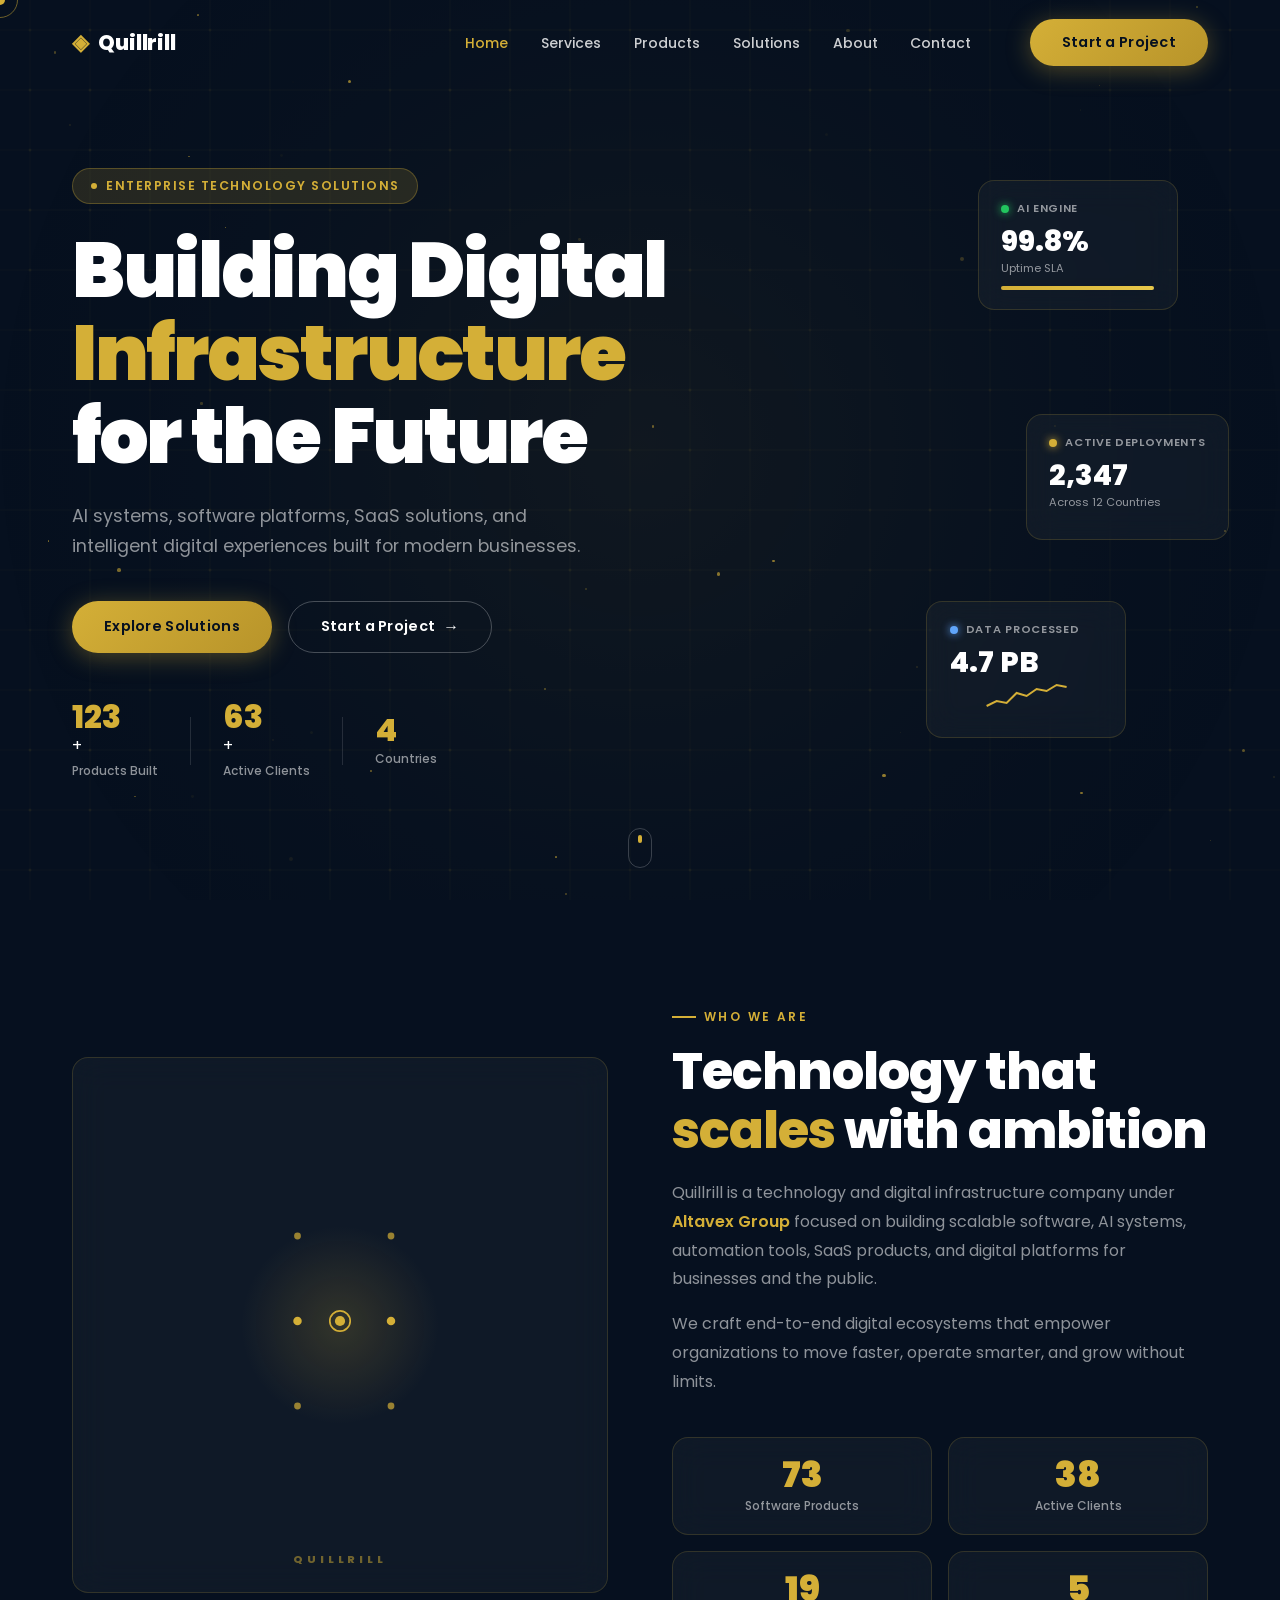
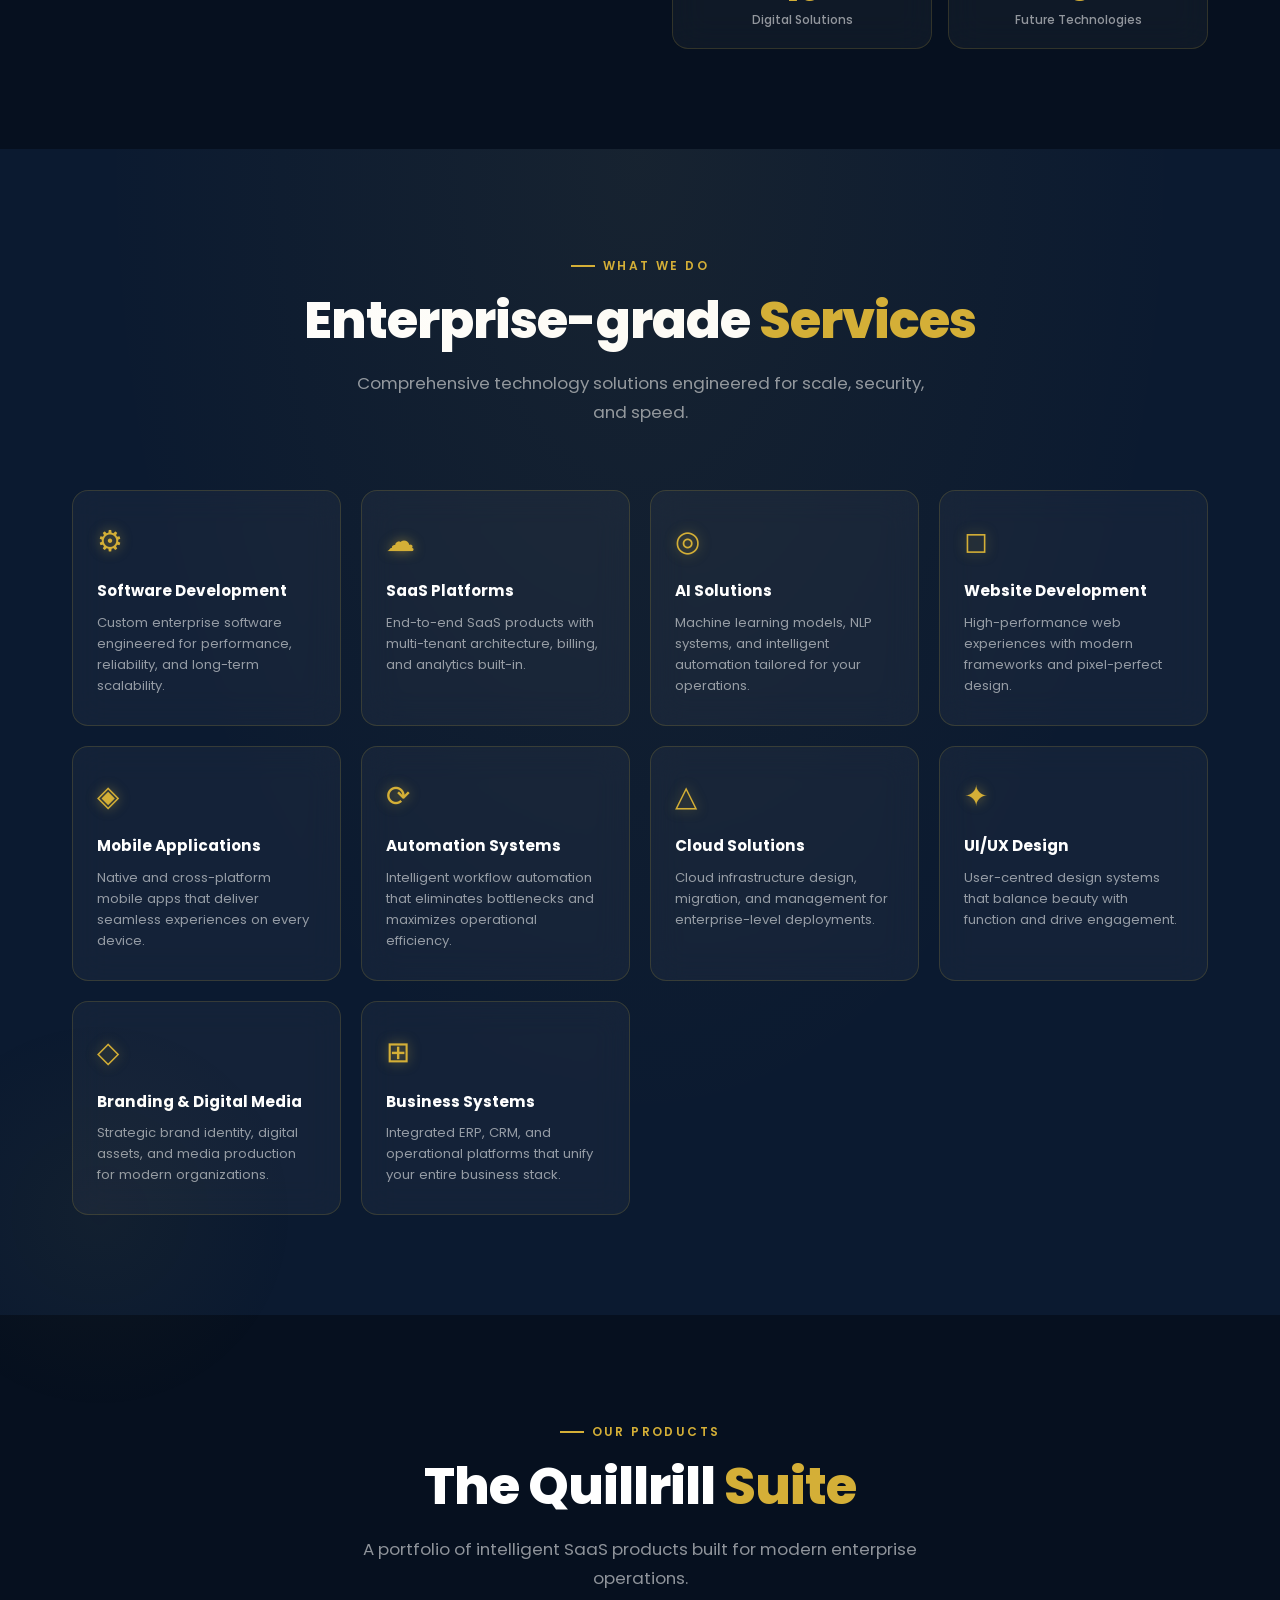
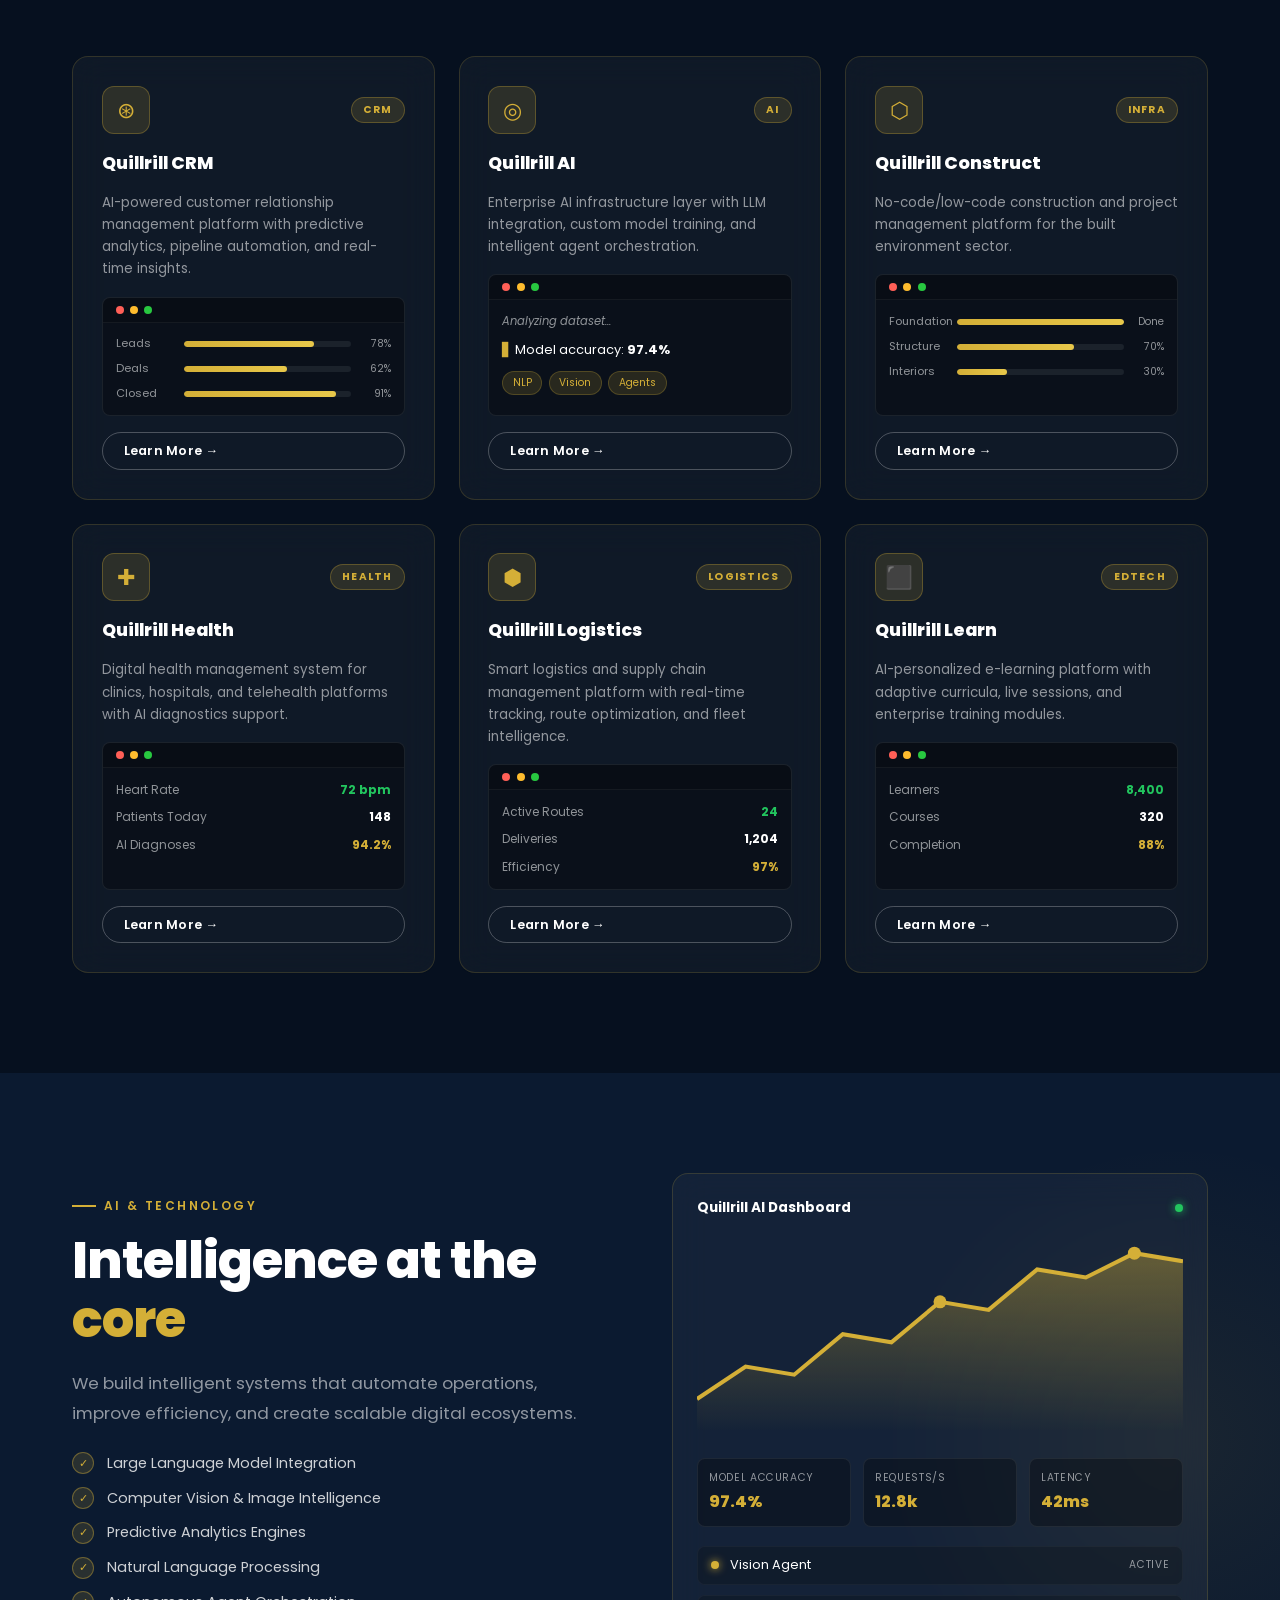
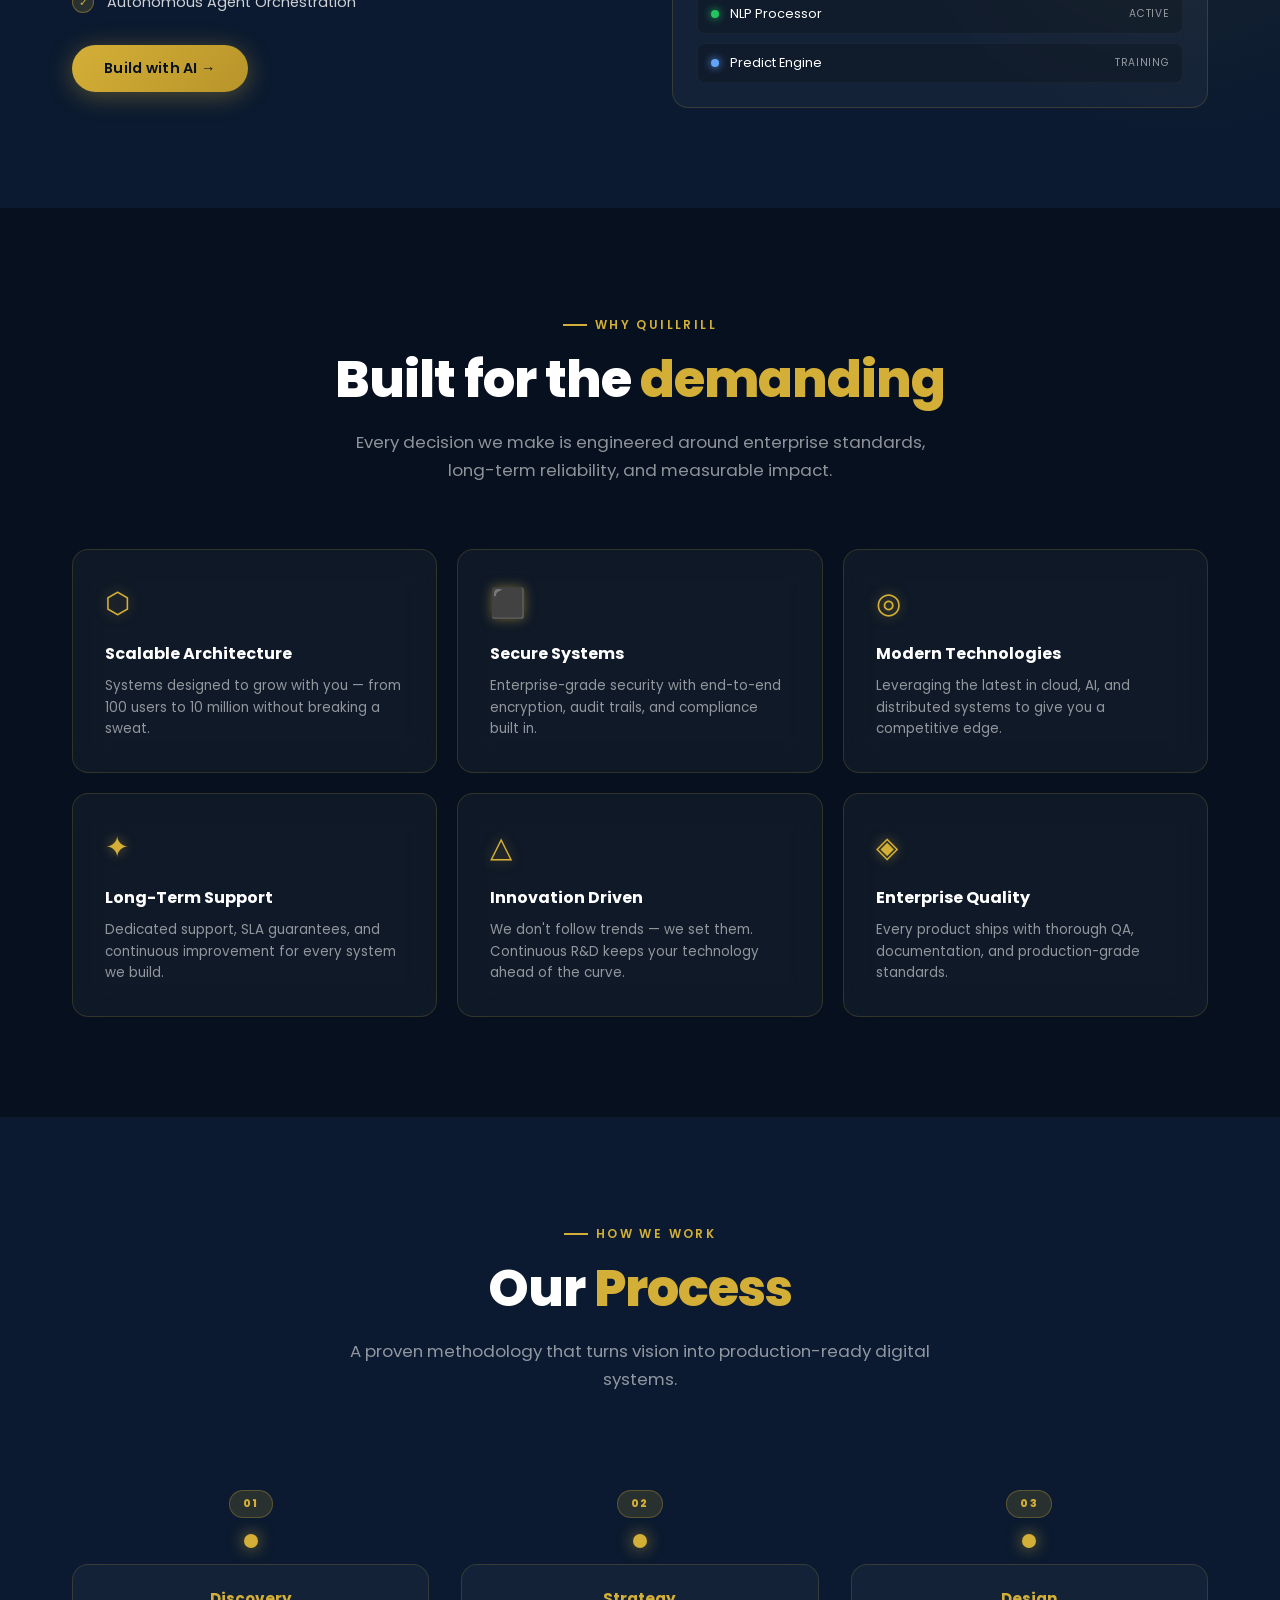
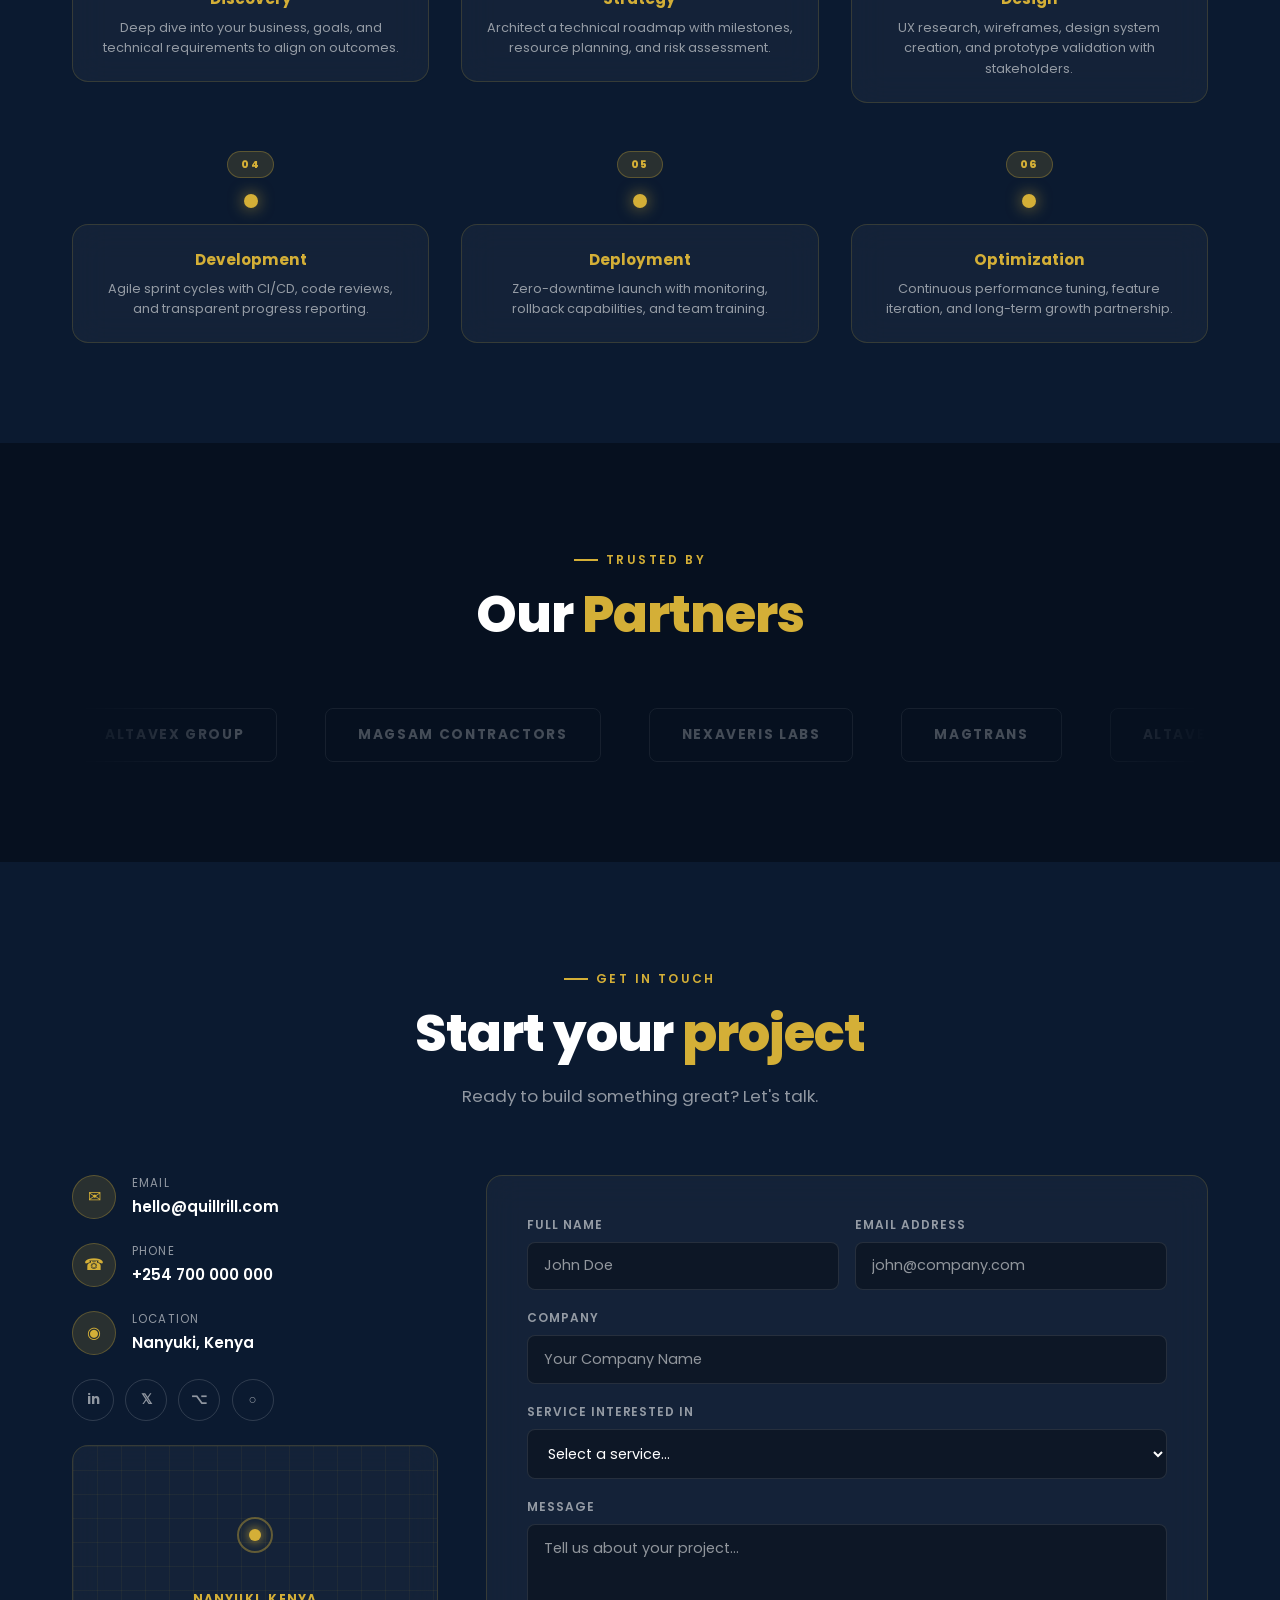
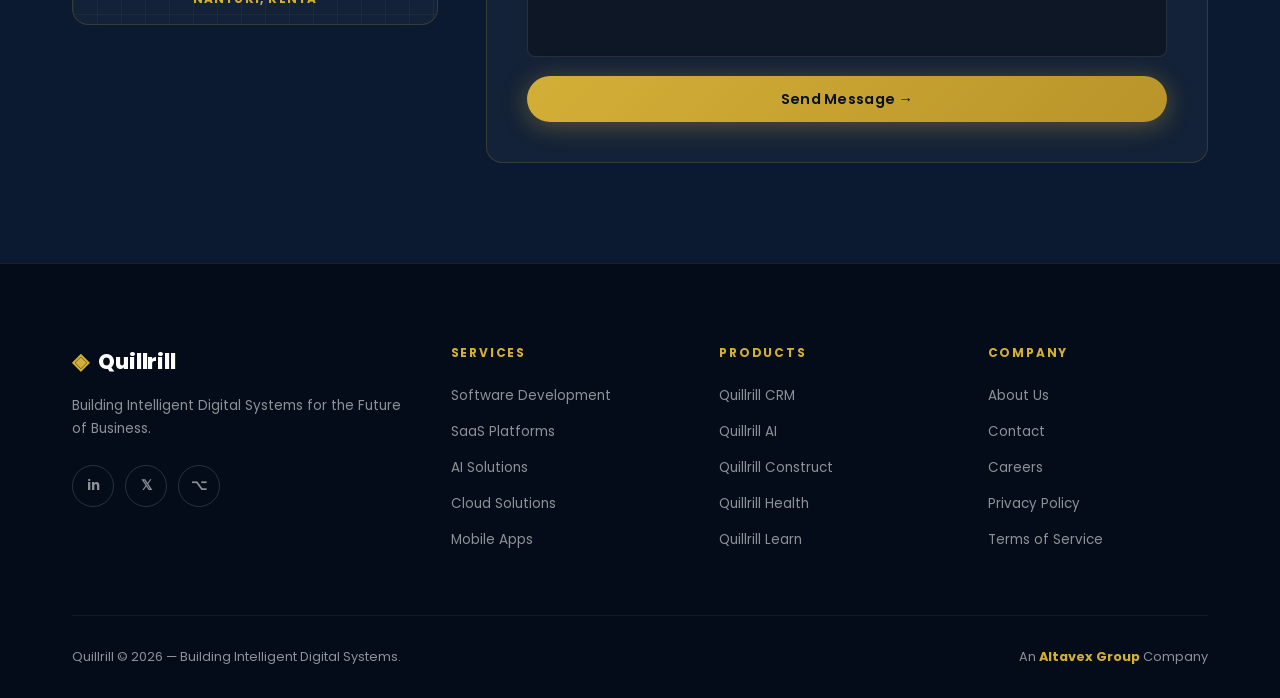
<file: index.html>
<!DOCTYPE html>
<html lang="en">
<head>
  <meta charset="UTF-8" />
  <meta name="viewport" content="width=device-width, initial-scale=1.0" />
  <title>Quillrill — Building Intelligent Digital Systems</title>
  <link rel="preconnect" href="https://fonts.googleapis.com" />
  <link rel="preconnect" href="https://fonts.gstatic.com" crossorigin />
  <link href="https://fonts.googleapis.com/css2?family=Poppins:wght@300;400;500;600;700;800;900&display=swap" rel="stylesheet" />
  <link rel="stylesheet" href="style.css" />
</head>
<body>

  <!-- Custom Cursor -->
  <div class="cursor" id="cursor"></div>
  <div class="cursor-follower" id="cursorFollower"></div>

  <!-- ============================================================
       NAVBAR
  ============================================================ -->
  <nav class="navbar" id="navbar">
    <div class="nav-container">
      <a href="#" class="logo">
        <span class="logo-icon">◈</span>
        <span class="logo-text">Quillrill</span>
      </a>
      <ul class="nav-links" id="navLinks">
        <li><a href="#home" class="nav-link">Home</a></li>
        <li><a href="#services" class="nav-link">Services</a></li>
        <li><a href="#products" class="nav-link">Products</a></li>
        <li><a href="#solutions" class="nav-link">Solutions</a></li>
        <li><a href="#about" class="nav-link">About</a></li>
        <li><a href="#contact" class="nav-link">Contact</a></li>
      </ul>
      <a href="#contact" class="btn btn-gold nav-cta">Start a Project</a>
      <button class="hamburger" id="hamburger" aria-label="Menu">
        <span></span><span></span><span></span>
      </button>
    </div>
  </nav>

  <!-- ============================================================
       HERO SECTION
  ============================================================ -->
  <section class="hero" id="home">
    <!-- Animated grid canvas -->
    <canvas class="hero-canvas" id="heroCanvas"></canvas>

    <!-- Floating particles -->
    <div class="particles" id="particles"></div>

    <!-- Floating UI cards -->
    <div class="float-card float-card--1 glass-card">
      <div class="float-card-header">
        <span class="dot dot--green"></span>
        <span class="float-card-title">AI Engine</span>
      </div>
      <div class="float-card-value">99.8%</div>
      <div class="float-card-label">Uptime SLA</div>
      <div class="float-card-bar"><div class="float-card-bar-fill" style="width:99.8%"></div></div>
    </div>

    <div class="float-card float-card--2 glass-card">
      <div class="float-card-header">
        <span class="dot dot--gold"></span>
        <span class="float-card-title">Active Deployments</span>
      </div>
      <div class="float-card-value counter" data-target="2840">0</div>
      <div class="float-card-label">Across 12 Countries</div>
    </div>

    <div class="float-card float-card--3 glass-card">
      <div class="float-card-header">
        <span class="dot dot--blue"></span>
        <span class="float-card-title">Data Processed</span>
      </div>
      <div class="float-card-value">4.7 PB</div>
      <div class="float-card-sparkline">
        <svg viewBox="0 0 80 30" xmlns="http://www.w3.org/2000/svg">
          <polyline points="0,25 10,20 20,22 30,12 40,15 50,8 60,10 70,4 80,6" fill="none" stroke="#D4AF37" stroke-width="2"/>
        </svg>
      </div>
    </div>

    <div class="hero-content">
      <div class="hero-badge reveal">
        <span class="badge-dot"></span>
        Enterprise Technology Solutions
      </div>
      <h1 class="hero-title reveal">
        Building Digital<br />
        <span class="gold-text">Infrastructure</span><br />
        for the Future
      </h1>
      <p class="hero-subtitle reveal">
        AI systems, software platforms, SaaS solutions, and intelligent digital experiences built for modern businesses.
      </p>
      <div class="hero-cta reveal">
        <a href="#solutions" class="btn btn-gold">Explore Solutions</a>
        <a href="#contact" class="btn btn-outline">Start a Project <span class="btn-arrow">→</span></a>
      </div>
      <div class="hero-stats reveal">
        <div class="hero-stat">
          <span class="hero-stat-num counter" data-target="150">0</span><span>+</span>
          <span class="hero-stat-label">Products Built</span>
        </div>
        <div class="hero-divider"></div>
        <div class="hero-stat">
          <span class="hero-stat-num counter" data-target="80">0</span><span>+</span>
          <span class="hero-stat-label">Active Clients</span>
        </div>
        <div class="hero-divider"></div>
        <div class="hero-stat">
          <span class="hero-stat-num counter" data-target="6">0</span><span></span>
          <span class="hero-stat-label">Countries</span>
        </div>
      </div>
    </div>

    <!-- Scroll indicator -->
    <div class="scroll-indicator">
      <div class="scroll-dot"></div>
    </div>
  </section>

  <!-- ============================================================
       ABOUT SECTION
  ============================================================ -->
  <section class="about section" id="about">
    <div class="container">
      <div class="about-grid">
        <div class="about-visual reveal">
          <div class="about-image-wrap glass-card">
            <div class="about-orb"></div>
            <div class="about-circuit">
              <svg viewBox="0 0 400 400" xmlns="http://www.w3.org/2000/svg" class="circuit-svg">
                <defs>
                  <linearGradient id="lineGrad" x1="0%" y1="0%" x2="100%" y2="100%">
                    <stop offset="0%" style="stop-color:#D4AF37;stop-opacity:0.8"/>
                    <stop offset="100%" style="stop-color:#D4AF37;stop-opacity:0.1"/>
                  </linearGradient>
                </defs>
                <!-- Circuit lines -->
                <line x1="50" y1="200" x2="150" y2="200" stroke="url(#lineGrad)" stroke-width="1.5" class="circuit-line"/>
                <line x1="150" y1="200" x2="150" y2="100" stroke="url(#lineGrad)" stroke-width="1.5" class="circuit-line"/>
                <line x1="150" y1="100" x2="260" y2="100" stroke="url(#lineGrad)" stroke-width="1.5" class="circuit-line"/>
                <line x1="260" y1="100" x2="260" y2="300" stroke="url(#lineGrad)" stroke-width="1.5" class="circuit-line"/>
                <line x1="260" y1="300" x2="150" y2="300" stroke="url(#lineGrad)" stroke-width="1.5" class="circuit-line"/>
                <line x1="150" y1="300" x2="150" y2="200" stroke="url(#lineGrad)" stroke-width="1.5" class="circuit-line"/>
                <line x1="260" y1="200" x2="350" y2="200" stroke="url(#lineGrad)" stroke-width="1.5" class="circuit-line"/>
                <line x1="200" y1="50" x2="200" y2="150" stroke="url(#lineGrad)" stroke-width="1.5" class="circuit-line"/>
                <line x1="200" y1="250" x2="200" y2="350" stroke="url(#lineGrad)" stroke-width="1.5" class="circuit-line"/>
                <!-- Nodes -->
                <circle cx="150" cy="200" r="5" fill="#D4AF37" class="circuit-node"/>
                <circle cx="260" cy="200" r="5" fill="#D4AF37" class="circuit-node"/>
                <circle cx="150" cy="100" r="4" fill="#D4AF37" opacity="0.7" class="circuit-node"/>
                <circle cx="260" cy="100" r="4" fill="#D4AF37" opacity="0.7" class="circuit-node"/>
                <circle cx="150" cy="300" r="4" fill="#D4AF37" opacity="0.7" class="circuit-node"/>
                <circle cx="260" cy="300" r="4" fill="#D4AF37" opacity="0.7" class="circuit-node"/>
                <circle cx="200" cy="200" r="12" fill="none" stroke="#D4AF37" stroke-width="2" class="circuit-node"/>
                <circle cx="200" cy="200" r="6" fill="#D4AF37" class="circuit-node"/>
              </svg>
            </div>
            <div class="about-brand-text">QUILLRILL</div>
          </div>
        </div>

        <div class="about-content reveal">
          <div class="section-label">Who We Are</div>
          <h2 class="section-title">Technology that <span class="gold-text">scales</span> with ambition</h2>
          <p class="about-desc">
            Quillrill is a technology and digital infrastructure company under <strong>Altavex Group</strong> focused on building scalable software, AI systems, automation tools, SaaS products, and digital platforms for businesses and the public.
          </p>
          <p class="about-desc">
            We craft end-to-end digital ecosystems that empower organizations to move faster, operate smarter, and grow without limits.
          </p>

          <div class="about-stats">
            <div class="about-stat-card glass-card">
              <div class="about-stat-num counter" data-target="150">0</div>
              <div class="about-stat-label">Software Products</div>
            </div>
            <div class="about-stat-card glass-card">
              <div class="about-stat-num counter" data-target="80">0</div>
              <div class="about-stat-label">Active Clients</div>
            </div>
            <div class="about-stat-card glass-card">
              <div class="about-stat-num counter" data-target="40">0</div>
              <div class="about-stat-label">Digital Solutions</div>
            </div>
            <div class="about-stat-card glass-card">
              <div class="about-stat-num counter" data-target="12">0</div>
              <div class="about-stat-label">Future Technologies</div>
            </div>
          </div>
        </div>
      </div>
    </div>
  </section>

  <!-- ============================================================
       SERVICES SECTION
  ============================================================ -->
  <section class="services section" id="services">
    <div class="container">
      <div class="section-header reveal">
        <div class="section-label">What We Do</div>
        <h2 class="section-title">Enterprise-grade <span class="gold-text">Services</span></h2>
        <p class="section-subtitle">Comprehensive technology solutions engineered for scale, security, and speed.</p>
      </div>

      <div class="services-grid">
        <!-- Service Cards -->
        <div class="service-card glass-card reveal">
          <div class="service-icon">⚙</div>
          <h3 class="service-name">Software Development</h3>
          <p class="service-desc">Custom enterprise software engineered for performance, reliability, and long-term scalability.</p>
          <div class="service-hover-line"></div>
        </div>
        <div class="service-card glass-card reveal">
          <div class="service-icon">☁</div>
          <h3 class="service-name">SaaS Platforms</h3>
          <p class="service-desc">End-to-end SaaS products with multi-tenant architecture, billing, and analytics built-in.</p>
          <div class="service-hover-line"></div>
        </div>
        <div class="service-card glass-card reveal">
          <div class="service-icon">◎</div>
          <h3 class="service-name">AI Solutions</h3>
          <p class="service-desc">Machine learning models, NLP systems, and intelligent automation tailored for your operations.</p>
          <div class="service-hover-line"></div>
        </div>
        <div class="service-card glass-card reveal">
          <div class="service-icon">◻</div>
          <h3 class="service-name">Website Development</h3>
          <p class="service-desc">High-performance web experiences with modern frameworks and pixel-perfect design.</p>
          <div class="service-hover-line"></div>
        </div>
        <div class="service-card glass-card reveal">
          <div class="service-icon">◈</div>
          <h3 class="service-name">Mobile Applications</h3>
          <p class="service-desc">Native and cross-platform mobile apps that deliver seamless experiences on every device.</p>
          <div class="service-hover-line"></div>
        </div>
        <div class="service-card glass-card reveal">
          <div class="service-icon">⟳</div>
          <h3 class="service-name">Automation Systems</h3>
          <p class="service-desc">Intelligent workflow automation that eliminates bottlenecks and maximizes operational efficiency.</p>
          <div class="service-hover-line"></div>
        </div>
        <div class="service-card glass-card reveal">
          <div class="service-icon">△</div>
          <h3 class="service-name">Cloud Solutions</h3>
          <p class="service-desc">Cloud infrastructure design, migration, and management for enterprise-level deployments.</p>
          <div class="service-hover-line"></div>
        </div>
        <div class="service-card glass-card reveal">
          <div class="service-icon">✦</div>
          <h3 class="service-name">UI/UX Design</h3>
          <p class="service-desc">User-centred design systems that balance beauty with function and drive engagement.</p>
          <div class="service-hover-line"></div>
        </div>
        <div class="service-card glass-card reveal">
          <div class="service-icon">◇</div>
          <h3 class="service-name">Branding & Digital Media</h3>
          <p class="service-desc">Strategic brand identity, digital assets, and media production for modern organizations.</p>
          <div class="service-hover-line"></div>
        </div>
        <div class="service-card glass-card reveal">
          <div class="service-icon">⊞</div>
          <h3 class="service-name">Business Systems</h3>
          <p class="service-desc">Integrated ERP, CRM, and operational platforms that unify your entire business stack.</p>
          <div class="service-hover-line"></div>
        </div>
      </div>
    </div>
  </section>

  <!-- ============================================================
       PRODUCTS SECTION
  ============================================================ -->
  <section class="products section" id="products">
    <div class="container">
      <div class="section-header reveal">
        <div class="section-label">Our Products</div>
        <h2 class="section-title">The Quillrill <span class="gold-text">Suite</span></h2>
        <p class="section-subtitle">A portfolio of intelligent SaaS products built for modern enterprise operations.</p>
      </div>

      <div class="products-grid">
        <div class="product-card glass-card reveal">
          <div class="product-top">
            <div class="product-icon-wrap">
              <span class="product-icon">⊛</span>
            </div>
            <span class="product-tag">CRM</span>
          </div>
          <h3 class="product-name">Quillrill CRM</h3>
          <p class="product-desc">AI-powered customer relationship management platform with predictive analytics, pipeline automation, and real-time insights.</p>
          <div class="product-mockup">
            <div class="mockup-bar">
              <span class="mockup-dot r"></span><span class="mockup-dot y"></span><span class="mockup-dot g"></span>
            </div>
            <div class="mockup-content">
              <div class="mockup-row"><div class="mockup-label">Leads</div><div class="mockup-bar-row"><div class="mockup-fill" style="width:78%"></div></div><div class="mockup-pct">78%</div></div>
              <div class="mockup-row"><div class="mockup-label">Deals</div><div class="mockup-bar-row"><div class="mockup-fill" style="width:62%"></div></div><div class="mockup-pct">62%</div></div>
              <div class="mockup-row"><div class="mockup-label">Closed</div><div class="mockup-bar-row"><div class="mockup-fill" style="width:91%"></div></div><div class="mockup-pct">91%</div></div>
            </div>
          </div>
          <a href="#" class="btn btn-outline btn-sm">Learn More →</a>
        </div>

        <div class="product-card glass-card reveal">
          <div class="product-top">
            <div class="product-icon-wrap">
              <span class="product-icon">◎</span>
            </div>
            <span class="product-tag">AI</span>
          </div>
          <h3 class="product-name">Quillrill AI</h3>
          <p class="product-desc">Enterprise AI infrastructure layer with LLM integration, custom model training, and intelligent agent orchestration.</p>
          <div class="product-mockup">
            <div class="mockup-bar">
              <span class="mockup-dot r"></span><span class="mockup-dot y"></span><span class="mockup-dot g"></span>
            </div>
            <div class="mockup-content mockup-ai">
              <div class="ai-prompt">Analyzing dataset...</div>
              <div class="ai-response">
                <span class="ai-cursor">▋</span> Model accuracy: <strong>97.4%</strong>
              </div>
              <div class="ai-chips">
                <span class="ai-chip">NLP</span>
                <span class="ai-chip">Vision</span>
                <span class="ai-chip">Agents</span>
              </div>
            </div>
          </div>
          <a href="#" class="btn btn-outline btn-sm">Learn More →</a>
        </div>

        <div class="product-card glass-card reveal">
          <div class="product-top">
            <div class="product-icon-wrap">
              <span class="product-icon">⬡</span>
            </div>
            <span class="product-tag">Infra</span>
          </div>
          <h3 class="product-name">Quillrill Construct</h3>
          <p class="product-desc">No-code/low-code construction and project management platform for the built environment sector.</p>
          <div class="product-mockup">
            <div class="mockup-bar">
              <span class="mockup-dot r"></span><span class="mockup-dot y"></span><span class="mockup-dot g"></span>
            </div>
            <div class="mockup-content">
              <div class="mockup-row"><div class="mockup-label">Foundation</div><div class="mockup-bar-row"><div class="mockup-fill" style="width:100%"></div></div><div class="mockup-pct">Done</div></div>
              <div class="mockup-row"><div class="mockup-label">Structure</div><div class="mockup-bar-row"><div class="mockup-fill" style="width:70%"></div></div><div class="mockup-pct">70%</div></div>
              <div class="mockup-row"><div class="mockup-label">Interiors</div><div class="mockup-bar-row"><div class="mockup-fill" style="width:30%"></div></div><div class="mockup-pct">30%</div></div>
            </div>
          </div>
          <a href="#" class="btn btn-outline btn-sm">Learn More →</a>
        </div>

        <div class="product-card glass-card reveal">
          <div class="product-top">
            <div class="product-icon-wrap">
              <span class="product-icon">✚</span>
            </div>
            <span class="product-tag">Health</span>
          </div>
          <h3 class="product-name">Quillrill Health</h3>
          <p class="product-desc">Digital health management system for clinics, hospitals, and telehealth platforms with AI diagnostics support.</p>
          <div class="product-mockup">
            <div class="mockup-bar">
              <span class="mockup-dot r"></span><span class="mockup-dot y"></span><span class="mockup-dot g"></span>
            </div>
            <div class="mockup-content mockup-health">
              <div class="health-metric"><span class="hm-label">Heart Rate</span><span class="hm-val hm-green">72 bpm</span></div>
              <div class="health-metric"><span class="hm-label">Patients Today</span><span class="hm-val">148</span></div>
              <div class="health-metric"><span class="hm-label">AI Diagnoses</span><span class="hm-val hm-gold">94.2%</span></div>
            </div>
          </div>
          <a href="#" class="btn btn-outline btn-sm">Learn More →</a>
        </div>

        <div class="product-card glass-card reveal">
          <div class="product-top">
            <div class="product-icon-wrap">
              <span class="product-icon">⬢</span>
            </div>
            <span class="product-tag">Logistics</span>
          </div>
          <h3 class="product-name">Quillrill Logistics</h3>
          <p class="product-desc">Smart logistics and supply chain management platform with real-time tracking, route optimization, and fleet intelligence.</p>
          <div class="product-mockup">
            <div class="mockup-bar">
              <span class="mockup-dot r"></span><span class="mockup-dot y"></span><span class="mockup-dot g"></span>
            </div>
            <div class="mockup-content mockup-health">
              <div class="health-metric"><span class="hm-label">Active Routes</span><span class="hm-val hm-green">24</span></div>
              <div class="health-metric"><span class="hm-label">Deliveries</span><span class="hm-val">1,204</span></div>
              <div class="health-metric"><span class="hm-label">Efficiency</span><span class="hm-val hm-gold">97%</span></div>
            </div>
          </div>
          <a href="#" class="btn btn-outline btn-sm">Learn More →</a>
        </div>

        <div class="product-card glass-card reveal">
          <div class="product-top">
            <div class="product-icon-wrap">
              <span class="product-icon">⬛</span>
            </div>
            <span class="product-tag">EdTech</span>
          </div>
          <h3 class="product-name">Quillrill Learn</h3>
          <p class="product-desc">AI-personalized e-learning platform with adaptive curricula, live sessions, and enterprise training modules.</p>
          <div class="product-mockup">
            <div class="mockup-bar">
              <span class="mockup-dot r"></span><span class="mockup-dot y"></span><span class="mockup-dot g"></span>
            </div>
            <div class="mockup-content mockup-health">
              <div class="health-metric"><span class="hm-label">Learners</span><span class="hm-val hm-green">8,400</span></div>
              <div class="health-metric"><span class="hm-label">Courses</span><span class="hm-val">320</span></div>
              <div class="health-metric"><span class="hm-label">Completion</span><span class="hm-val hm-gold">88%</span></div>
            </div>
          </div>
          <a href="#" class="btn btn-outline btn-sm">Learn More →</a>
        </div>
      </div>
    </div>
  </section>

  <!-- ============================================================
       AI & TECHNOLOGY SECTION
  ============================================================ -->
  <section class="ai-section section" id="solutions">
    <div class="container">
      <div class="ai-grid">
        <div class="ai-content reveal">
          <div class="section-label">AI & Technology</div>
          <h2 class="section-title">Intelligence at the <span class="gold-text">core</span></h2>
          <p class="ai-desc">
            We build intelligent systems that automate operations, improve efficiency, and create scalable digital ecosystems.
          </p>
          <ul class="ai-features">
            <li><span class="check">✓</span> Large Language Model Integration</li>
            <li><span class="check">✓</span> Computer Vision & Image Intelligence</li>
            <li><span class="check">✓</span> Predictive Analytics Engines</li>
            <li><span class="check">✓</span> Natural Language Processing</li>
            <li><span class="check">✓</span> Autonomous Agent Orchestration</li>
          </ul>
          <a href="#contact" class="btn btn-gold">Build with AI →</a>
        </div>

        <div class="ai-visual reveal">
          <div class="ai-dashboard glass-card">
            <div class="ai-dash-header">
              <span class="ai-dash-title">Quillrill AI Dashboard</span>
              <span class="dot dot--green"></span>
            </div>
            <div class="ai-chart-area">
              <svg viewBox="0 0 300 120" xmlns="http://www.w3.org/2000/svg" class="ai-chart-svg">
                <defs>
                  <linearGradient id="chartGrad" x1="0%" y1="0%" x2="0%" y2="100%">
                    <stop offset="0%" style="stop-color:#D4AF37;stop-opacity:0.4"/>
                    <stop offset="100%" style="stop-color:#D4AF37;stop-opacity:0"/>
                  </linearGradient>
                </defs>
                <path d="M0,100 L30,80 L60,85 L90,60 L120,65 L150,40 L180,45 L210,20 L240,25 L270,10 L300,15 L300,120 L0,120Z" fill="url(#chartGrad)"/>
                <path d="M0,100 L30,80 L60,85 L90,60 L120,65 L150,40 L180,45 L210,20 L240,25 L270,10 L300,15" fill="none" stroke="#D4AF37" stroke-width="2.5" class="chart-line"/>
                <!-- Data points -->
                <circle cx="150" cy="40" r="4" fill="#D4AF37"/>
                <circle cx="270" cy="10" r="4" fill="#D4AF37"/>
              </svg>
            </div>
            <div class="ai-metrics">
              <div class="ai-metric-pill"><span class="ai-metric-label">Model Accuracy</span><span class="ai-metric-val">97.4%</span></div>
              <div class="ai-metric-pill"><span class="ai-metric-label">Requests/s</span><span class="ai-metric-val">12.8k</span></div>
              <div class="ai-metric-pill"><span class="ai-metric-label">Latency</span><span class="ai-metric-val">42ms</span></div>
            </div>
            <div class="ai-agents">
              <div class="ai-agent-row">
                <span class="ai-agent-dot dot--gold"></span>
                <span class="ai-agent-name">Vision Agent</span>
                <span class="ai-agent-status">Active</span>
              </div>
              <div class="ai-agent-row">
                <span class="ai-agent-dot dot--green"></span>
                <span class="ai-agent-name">NLP Processor</span>
                <span class="ai-agent-status">Active</span>
              </div>
              <div class="ai-agent-row">
                <span class="ai-agent-dot dot--blue"></span>
                <span class="ai-agent-name">Predict Engine</span>
                <span class="ai-agent-status">Training</span>
              </div>
            </div>
          </div>
        </div>
      </div>
    </div>
  </section>

  <!-- ============================================================
       WHY CHOOSE US SECTION
  ============================================================ -->
  <section class="why-section section">
    <div class="container">
      <div class="section-header reveal">
        <div class="section-label">Why Quillrill</div>
        <h2 class="section-title">Built for the <span class="gold-text">demanding</span></h2>
        <p class="section-subtitle">Every decision we make is engineered around enterprise standards, long-term reliability, and measurable impact.</p>
      </div>
      <div class="why-grid">
        <div class="why-card glass-card reveal">
          <div class="why-icon">⬡</div>
          <h3 class="why-title">Scalable Architecture</h3>
          <p class="why-desc">Systems designed to grow with you — from 100 users to 10 million without breaking a sweat.</p>
        </div>
        <div class="why-card glass-card reveal">
          <div class="why-icon">⬛</div>
          <h3 class="why-title">Secure Systems</h3>
          <p class="why-desc">Enterprise-grade security with end-to-end encryption, audit trails, and compliance built in.</p>
        </div>
        <div class="why-card glass-card reveal">
          <div class="why-icon">◎</div>
          <h3 class="why-title">Modern Technologies</h3>
          <p class="why-desc">Leveraging the latest in cloud, AI, and distributed systems to give you a competitive edge.</p>
        </div>
        <div class="why-card glass-card reveal">
          <div class="why-icon">✦</div>
          <h3 class="why-title">Long-Term Support</h3>
          <p class="why-desc">Dedicated support, SLA guarantees, and continuous improvement for every system we build.</p>
        </div>
        <div class="why-card glass-card reveal">
          <div class="why-icon">△</div>
          <h3 class="why-title">Innovation Driven</h3>
          <p class="why-desc">We don't follow trends — we set them. Continuous R&D keeps your technology ahead of the curve.</p>
        </div>
        <div class="why-card glass-card reveal">
          <div class="why-icon">◈</div>
          <h3 class="why-title">Enterprise Quality</h3>
          <p class="why-desc">Every product ships with thorough QA, documentation, and production-grade standards.</p>
        </div>
      </div>
    </div>
  </section>

  <!-- ============================================================
       PROCESS SECTION
  ============================================================ -->
  <section class="process-section section">
    <div class="container">
      <div class="section-header reveal">
        <div class="section-label">How We Work</div>
        <h2 class="section-title">Our <span class="gold-text">Process</span></h2>
        <p class="section-subtitle">A proven methodology that turns vision into production-ready digital systems.</p>
      </div>

      <div class="process-timeline">
        <div class="process-line"></div>
        <div class="process-step reveal">
          <div class="process-num">01</div>
          <div class="process-dot"></div>
          <div class="process-card glass-card">
            <h3>Discovery</h3>
            <p>Deep dive into your business, goals, and technical requirements to align on outcomes.</p>
          </div>
        </div>
        <div class="process-step reveal">
          <div class="process-num">02</div>
          <div class="process-dot"></div>
          <div class="process-card glass-card">
            <h3>Strategy</h3>
            <p>Architect a technical roadmap with milestones, resource planning, and risk assessment.</p>
          </div>
        </div>
        <div class="process-step reveal">
          <div class="process-num">03</div>
          <div class="process-dot"></div>
          <div class="process-card glass-card">
            <h3>Design</h3>
            <p>UX research, wireframes, design system creation, and prototype validation with stakeholders.</p>
          </div>
        </div>
        <div class="process-step reveal">
          <div class="process-num">04</div>
          <div class="process-dot"></div>
          <div class="process-card glass-card">
            <h3>Development</h3>
            <p>Agile sprint cycles with CI/CD, code reviews, and transparent progress reporting.</p>
          </div>
        </div>
        <div class="process-step reveal">
          <div class="process-num">05</div>
          <div class="process-dot"></div>
          <div class="process-card glass-card">
            <h3>Deployment</h3>
            <p>Zero-downtime launch with monitoring, rollback capabilities, and team training.</p>
          </div>
        </div>
        <div class="process-step reveal">
          <div class="process-num">06</div>
          <div class="process-dot"></div>
          <div class="process-card glass-card">
            <h3>Optimization</h3>
            <p>Continuous performance tuning, feature iteration, and long-term growth partnership.</p>
          </div>
        </div>
      </div>
    </div>
  </section>

  <!-- ============================================================
       CLIENTS / PARTNERS SECTION
  ============================================================ -->
  <section class="partners-section section">
    <div class="container">
      <div class="section-header reveal">
        <div class="section-label">Trusted By</div>
        <h2 class="section-title">Our <span class="gold-text">Partners</span></h2>
      </div>
      <div class="partners-track-wrap reveal">
        <div class="partners-track">
          <div class="partner-logo">Altavex Group</div>
          <div class="partner-logo">Magsam Contractors</div>
          <div class="partner-logo">NexaVeris Labs</div>
          <div class="partner-logo">MagTrans</div>
          <div class="partner-logo">Altavex Dairy Farms</div>
          <!-- Duplicate for infinite scroll -->
          <div class="partner-logo">Altavex Group</div>
          <div class="partner-logo">Magsam Contractors</div>
          <div class="partner-logo">NexaVeris Labs</div>
          <div class="partner-logo">MagTrans</div>
          <div class="partner-logo">Altavex Dairy Farms</div>
        </div>
      </div>
    </div>
  </section>

  <!-- ============================================================
       CONTACT SECTION
  ============================================================ -->
  <section class="contact-section section" id="contact">
    <div class="container">
      <div class="section-header reveal">
        <div class="section-label">Get in Touch</div>
        <h2 class="section-title">Start your <span class="gold-text">project</span></h2>
        <p class="section-subtitle">Ready to build something great? Let's talk.</p>
      </div>

      <div class="contact-grid">
        <div class="contact-info reveal">
          <div class="contact-detail">
            <div class="contact-icon">✉</div>
            <div>
              <div class="contact-label">Email</div>
              <div class="contact-value">hello@quillrill.com</div>
            </div>
          </div>
          <div class="contact-detail">
            <div class="contact-icon">☎</div>
            <div>
              <div class="contact-label">Phone</div>
              <div class="contact-value">+254 700 000 000</div>
            </div>
          </div>
          <div class="contact-detail">
            <div class="contact-icon">◉</div>
            <div>
              <div class="contact-label">Location</div>
              <div class="contact-value">Nanyuki, Kenya</div>
            </div>
          </div>

          <div class="social-links">
            <a href="#" class="social-btn" aria-label="LinkedIn">in</a>
            <a href="#" class="social-btn" aria-label="Twitter">𝕏</a>
            <a href="#" class="social-btn" aria-label="GitHub">⌥</a>
            <a href="#" class="social-btn" aria-label="Instagram">○</a>
          </div>

          <!-- Map placeholder -->
          <div class="map-placeholder glass-card">
            <div class="map-inner">
              <div class="map-grid"></div>
              <div class="map-pin">
                <div class="map-pin-dot"></div>
                <div class="map-pin-ring"></div>
              </div>
              <div class="map-label">Nanyuki, Kenya</div>
            </div>
          </div>
        </div>

        <div class="contact-form-wrap glass-card reveal">
          <form class="contact-form" id="contactForm">
            <div class="form-row">
              <div class="form-group">
                <label for="name">Full Name</label>
                <input type="text" id="name" placeholder="John Doe" required />
              </div>
              <div class="form-group">
                <label for="email">Email Address</label>
                <input type="email" id="email" placeholder="john@company.com" required />
              </div>
            </div>
            <div class="form-group">
              <label for="company">Company</label>
              <input type="text" id="company" placeholder="Your Company Name" />
            </div>
            <div class="form-group">
              <label for="service">Service Interested In</label>
              <select id="service">
                <option value="">Select a service...</option>
                <option>Software Development</option>
                <option>SaaS Platform</option>
                <option>AI Solutions</option>
                <option>Website Development</option>
                <option>Mobile Applications</option>
                <option>Automation Systems</option>
                <option>Cloud Solutions</option>
                <option>Other</option>
              </select>
            </div>
            <div class="form-group">
              <label for="message">Message</label>
              <textarea id="message" rows="5" placeholder="Tell us about your project..."></textarea>
            </div>
            <button type="submit" class="btn btn-gold btn-full">Send Message →</button>
          </form>
        </div>
      </div>
    </div>
  </section>

  <!-- ============================================================
       FOOTER
  ============================================================ -->
  <footer class="footer">
    <div class="container">
      <div class="footer-grid">
        <div class="footer-brand">
          <a href="#" class="logo">
            <span class="logo-icon">◈</span>
            <span class="logo-text">Quillrill</span>
          </a>
          <p class="footer-tagline">Building Intelligent Digital Systems for the Future of Business.</p>
          <div class="social-links">
            <a href="#" class="social-btn" aria-label="LinkedIn">in</a>
            <a href="#" class="social-btn" aria-label="Twitter">𝕏</a>
            <a href="#" class="social-btn" aria-label="GitHub">⌥</a>
          </div>
        </div>

        <div class="footer-col">
          <h4 class="footer-col-title">Services</h4>
          <ul>
            <li><a href="#services">Software Development</a></li>
            <li><a href="#services">SaaS Platforms</a></li>
            <li><a href="#services">AI Solutions</a></li>
            <li><a href="#services">Cloud Solutions</a></li>
            <li><a href="#services">Mobile Apps</a></li>
          </ul>
        </div>

        <div class="footer-col">
          <h4 class="footer-col-title">Products</h4>
          <ul>
            <li><a href="#products">Quillrill CRM</a></li>
            <li><a href="#products">Quillrill AI</a></li>
            <li><a href="#products">Quillrill Construct</a></li>
            <li><a href="#products">Quillrill Health</a></li>
            <li><a href="#products">Quillrill Learn</a></li>
          </ul>
        </div>

        <div class="footer-col">
          <h4 class="footer-col-title">Company</h4>
          <ul>
            <li><a href="#about">About Us</a></li>
            <li><a href="#contact">Contact</a></li>
            <li><a href="#">Careers</a></li>
            <li><a href="#">Privacy Policy</a></li>
            <li><a href="#">Terms of Service</a></li>
          </ul>
        </div>
      </div>

      <div class="footer-bottom">
        <p>Quillrill © 2026 — Building Intelligent Digital Systems.</p>
        <p class="footer-group">An <strong>Altavex Group</strong> Company</p>
      </div>
    </div>
  </footer>

  <script src="script.js"></script>
</body>
</html>
</file>
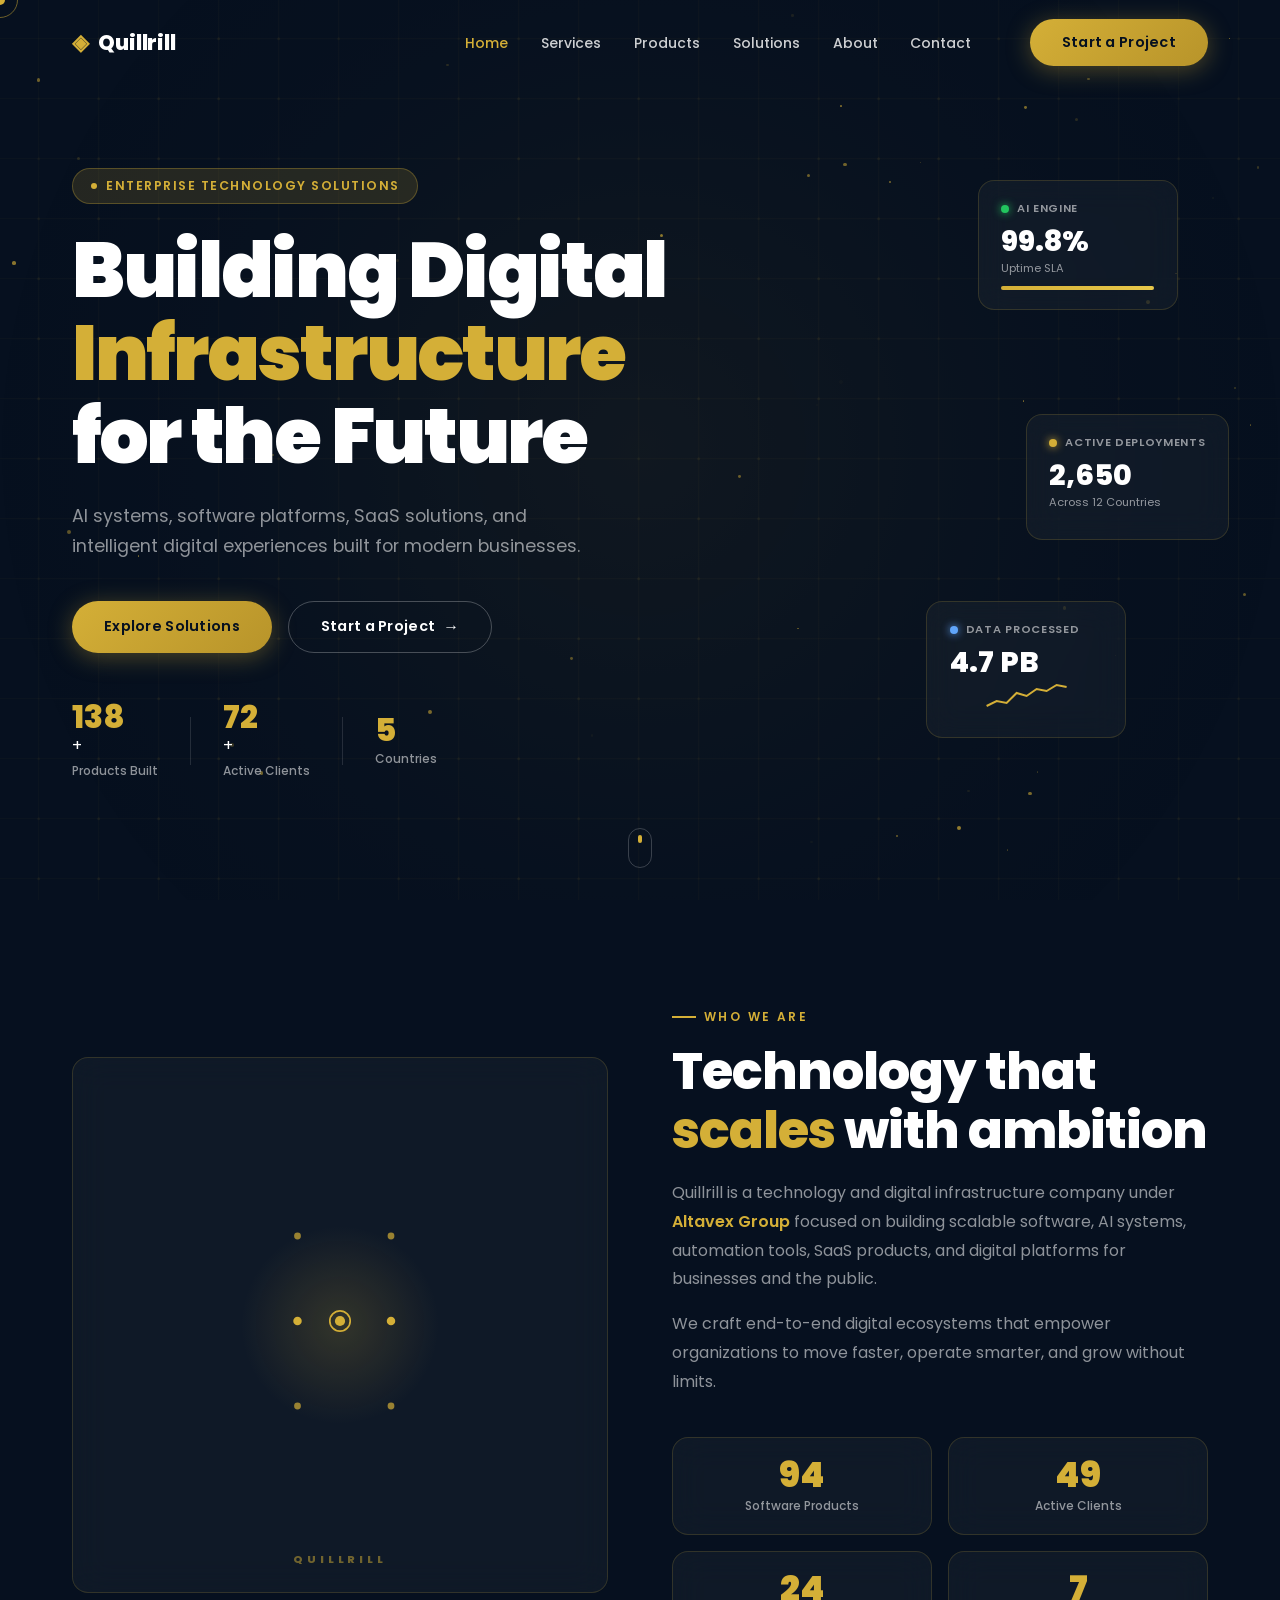
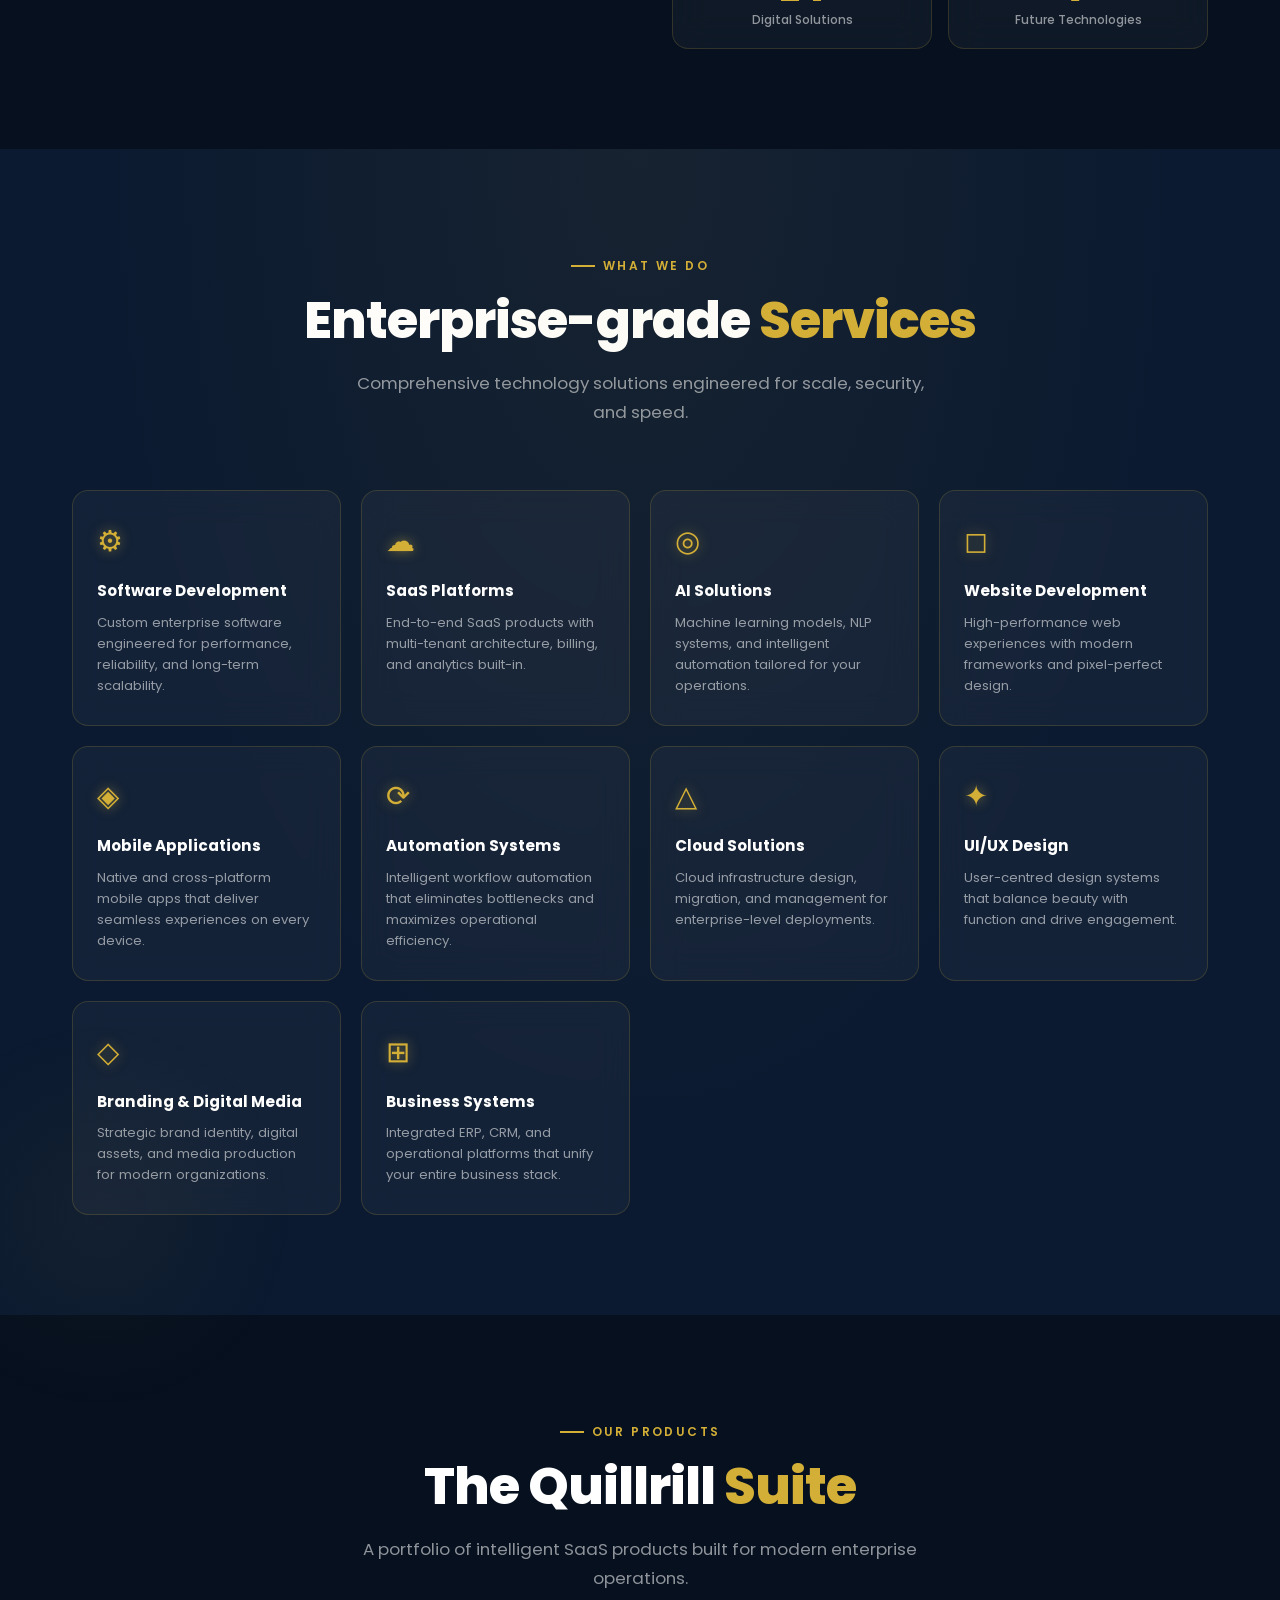
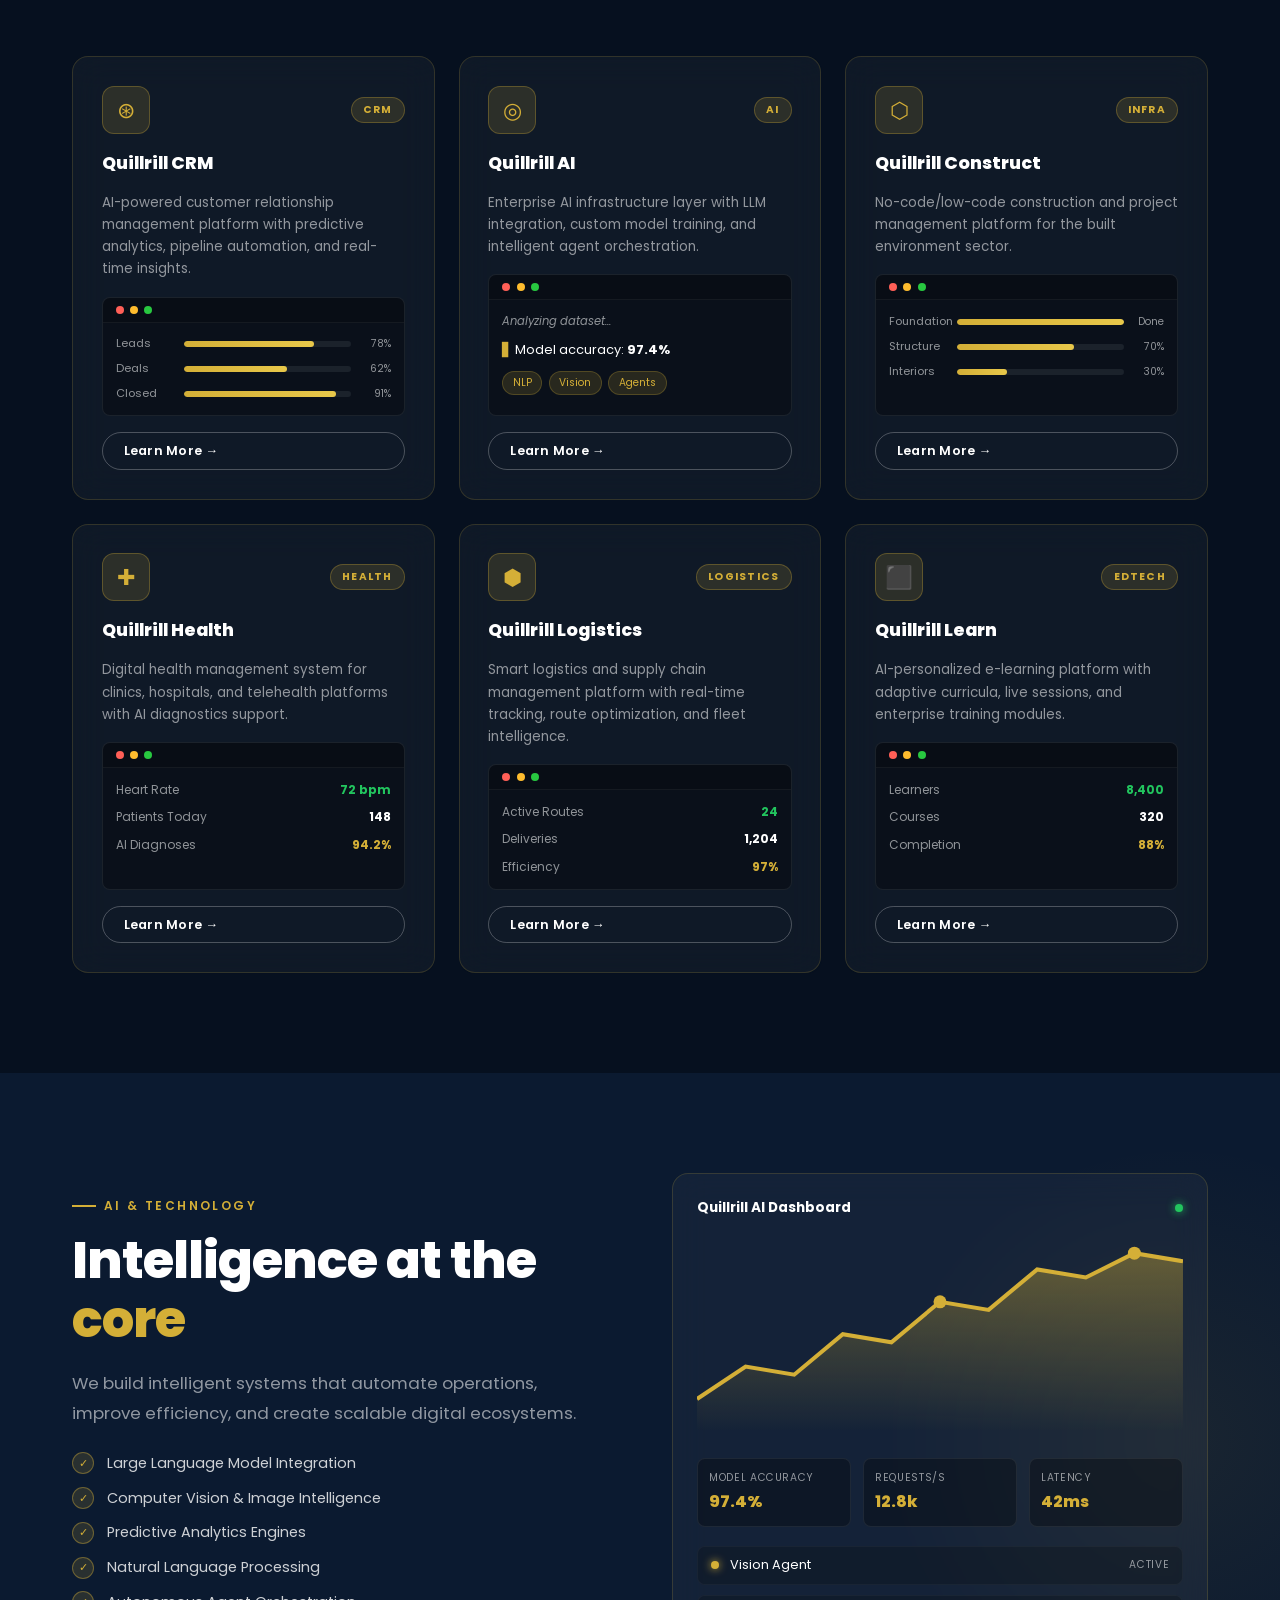
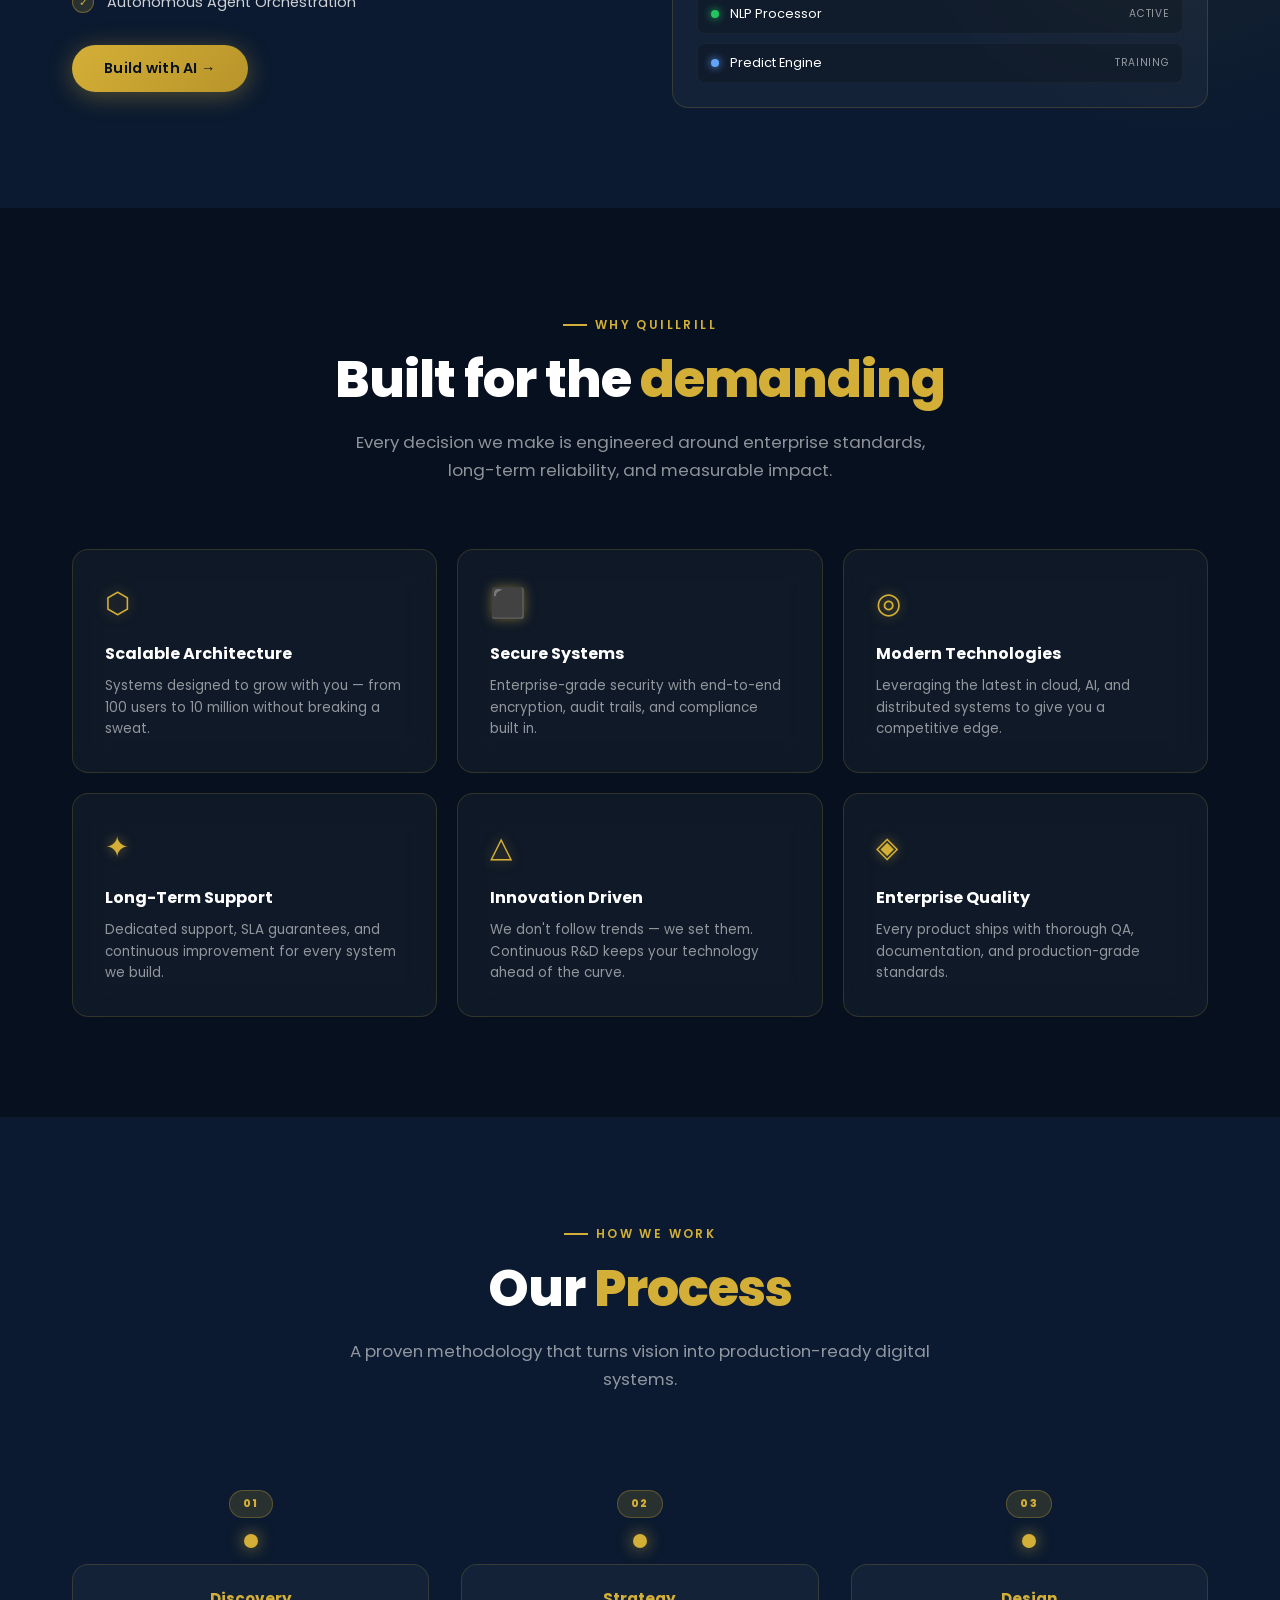
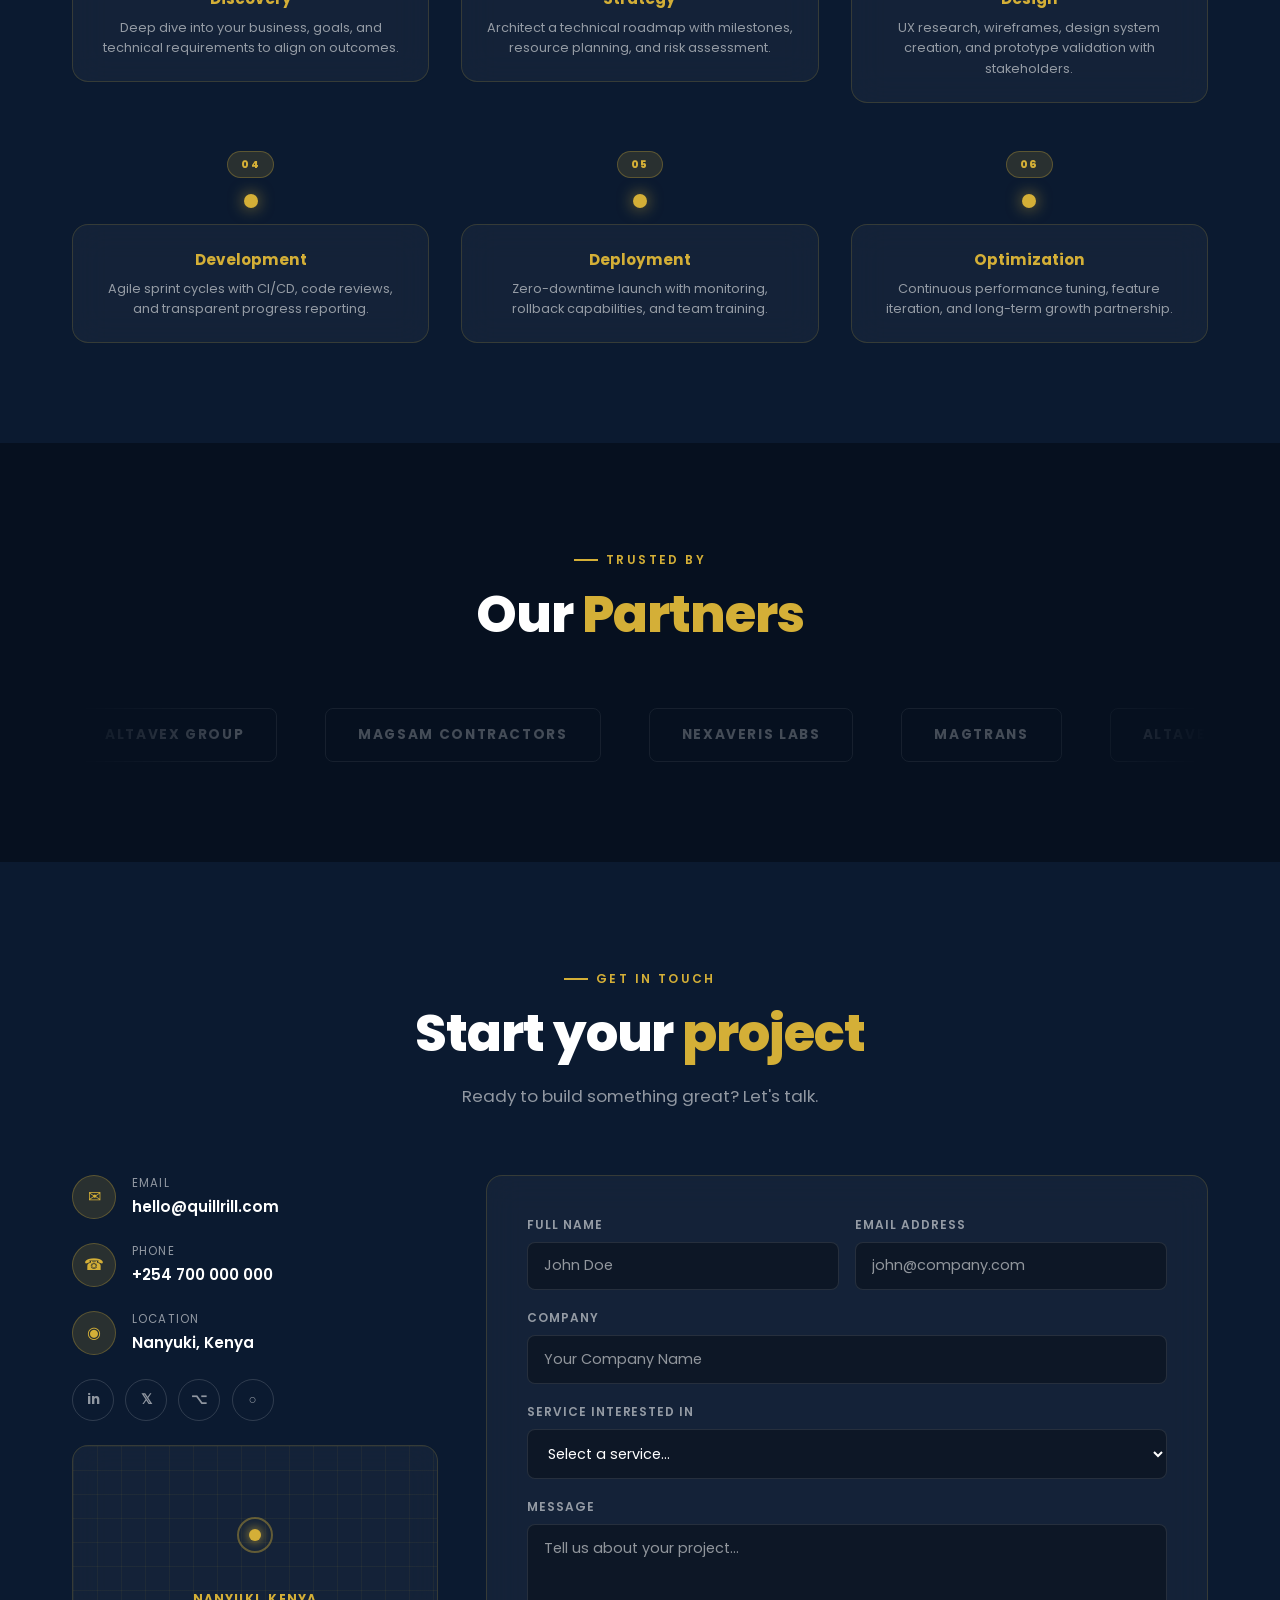
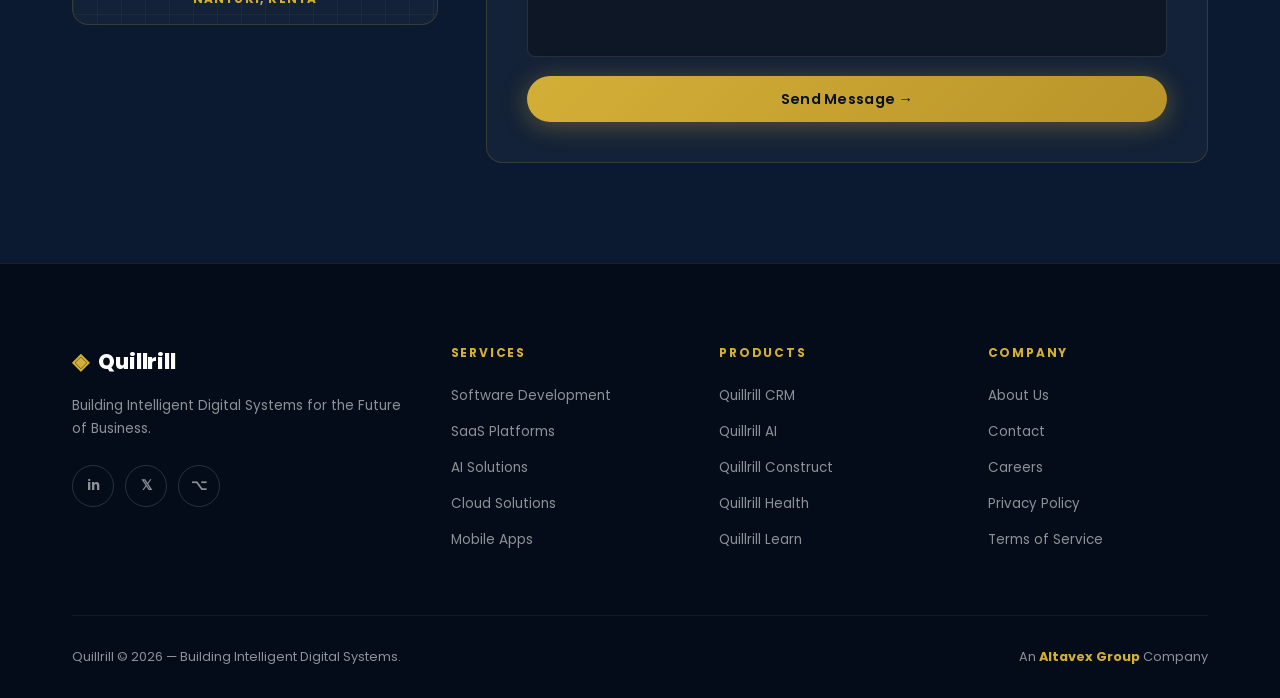
<file: quillrill.html>
<!DOCTYPE html>
<html lang="en">
<head>
  <meta charset="UTF-8" />
  <meta name="viewport" content="width=device-width, initial-scale=1.0" />
  <title>Quillrill — Building Intelligent Digital Systems</title>
  <link rel="preconnect" href="https://fonts.googleapis.com" />
  <link rel="preconnect" href="https://fonts.gstatic.com" crossorigin />
  <link href="https://fonts.googleapis.com/css2?family=Poppins:wght@300;400;500;600;700;800;900&display=swap" rel="stylesheet" />
  <style>
/* ============================================================
   QUILLRILL — Premium Corporate Website
   style.css
   ============================================================ */

/* ---- CSS Variables ---- */
:root {
  --navy:       #06101F;
  --navy-mid:   #0b1a30;
  --navy-light: #0f2040;
  --gold:       #D4AF37;
  --gold-light: #e8c84a;
  --gold-dim:   rgba(212, 175, 55, 0.15);
  --white:      #ffffff;
  --text-muted: rgba(255,255,255,0.55);
  --text-light: rgba(255,255,255,0.8);
  --glass-bg:   rgba(255,255,255,0.04);
  --glass-border: rgba(212,175,55,0.18);
  --glass-blur: 16px;
  --radius:     16px;
  --radius-sm:  8px;
  --transition: 0.35s cubic-bezier(0.4, 0, 0.2, 1);
  --font:       'Poppins', sans-serif;
}

/* ---- Reset & Base ---- */
*, *::before, *::after { box-sizing: border-box; margin: 0; padding: 0; }
html { scroll-behavior: smooth; }
body {
  font-family: var(--font);
  background: var(--navy);
  color: var(--white);
  overflow-x: hidden;
  cursor: none;
}
a { text-decoration: none; color: inherit; }
ul { list-style: none; }
img { max-width: 100%; display: block; }
select, input, textarea {
  font-family: var(--font);
  outline: none;
  border: none;
}
button { cursor: none; }

/* ---- Custom Cursor ---- */
.cursor {
  width: 10px; height: 10px;
  border-radius: 50%;
  background: var(--gold);
  position: fixed; top: 0; left: 0;
  pointer-events: none; z-index: 9999;
  transform: translate(-50%,-50%);
  transition: transform 0.1s, width 0.2s, height 0.2s;
}
.cursor-follower {
  width: 36px; height: 36px;
  border-radius: 50%;
  border: 1.5px solid rgba(212,175,55,0.5);
  position: fixed; top: 0; left: 0;
  pointer-events: none; z-index: 9998;
  transform: translate(-50%,-50%);
  transition: transform 0.18s ease, width 0.25s, height 0.25s, opacity 0.25s;
}
body:hover .cursor-follower { opacity: 1; }
a:hover ~ .cursor, button:hover ~ .cursor { transform: translate(-50%,-50%) scale(2); }

/* ---- Utility ---- */
.container {
  max-width: 1200px;
  margin: 0 auto;
  padding: 0 2rem;
}
.section { padding: 100px 0; }
.gold-text { color: var(--gold); }
.glass-card {
  background: var(--glass-bg);
  border: 1px solid var(--glass-border);
  backdrop-filter: blur(var(--glass-blur));
  -webkit-backdrop-filter: blur(var(--glass-blur));
  border-radius: var(--radius);
}

/* ---- Dots ---- */
.dot {
  width: 8px; height: 8px;
  border-radius: 50%;
  display: inline-block;
  flex-shrink: 0;
}
.dot--green  { background: #22c55e; box-shadow: 0 0 8px #22c55e; }
.dot--gold   { background: var(--gold); box-shadow: 0 0 8px var(--gold); }
.dot--blue   { background: #60a5fa; box-shadow: 0 0 8px #60a5fa; }

/* ---- Buttons ---- */
.btn {
  display: inline-flex; align-items: center; gap: .5rem;
  padding: .8rem 2rem;
  border-radius: 50px;
  font-family: var(--font);
  font-size: .9rem;
  font-weight: 600;
  letter-spacing: .02em;
  transition: var(--transition);
  cursor: none;
  border: none;
  white-space: nowrap;
}
.btn-gold {
  background: linear-gradient(135deg, var(--gold), #b8942a);
  color: var(--navy);
  box-shadow: 0 4px 24px rgba(212,175,55,0.35);
}
.btn-gold:hover {
  background: linear-gradient(135deg, var(--gold-light), var(--gold));
  box-shadow: 0 8px 36px rgba(212,175,55,0.55);
  transform: translateY(-2px);
}
.btn-outline {
  background: transparent;
  color: var(--white);
  border: 1.5px solid rgba(255,255,255,0.25);
}
.btn-outline:hover {
  border-color: var(--gold);
  color: var(--gold);
  background: var(--gold-dim);
  transform: translateY(-2px);
}
.btn-sm { padding: .55rem 1.3rem; font-size: .8rem; }
.btn-full { width: 100%; justify-content: center; }
.btn-arrow { font-size: 1.1em; }

/* ---- Section Labels ---- */
.section-label {
  display: inline-flex; align-items: center; gap: .5rem;
  font-size: .75rem;
  font-weight: 600;
  letter-spacing: .2em;
  text-transform: uppercase;
  color: var(--gold);
  margin-bottom: 1rem;
}
.section-label::before {
  content: '';
  width: 24px; height: 2px;
  background: var(--gold);
  display: inline-block;
}
.section-title {
  font-size: clamp(2rem, 4vw, 3.2rem);
  font-weight: 800;
  line-height: 1.15;
  letter-spacing: -.02em;
  margin-bottom: 1.2rem;
}
.section-subtitle {
  font-size: 1.05rem;
  color: var(--text-muted);
  max-width: 580px;
  line-height: 1.7;
}
.section-header { text-align: center; margin-bottom: 4rem; }
.section-header .section-subtitle { margin: 0 auto; }
.section-header .section-label { justify-content: center; }

/* ---- Scroll Reveal ---- */
.reveal {
  opacity: 0;
  transform: translateY(36px);
  transition: opacity .7s ease, transform .7s ease;
}
.reveal.visible {
  opacity: 1;
  transform: none;
}

/* ============================================================
   NAVBAR
============================================================ */
.navbar {
  position: fixed; top: 0; left: 0; right: 0;
  z-index: 1000;
  padding: 1.2rem 0;
  transition: background 0.4s, backdrop-filter 0.4s, box-shadow 0.4s;
}
.navbar.scrolled {
  background: rgba(6,16,31,0.88);
  backdrop-filter: blur(20px);
  -webkit-backdrop-filter: blur(20px);
  box-shadow: 0 1px 0 rgba(212,175,55,0.12);
}
.nav-container {
  max-width: 1200px;
  margin: 0 auto;
  padding: 0 2rem;
  display: flex; align-items: center; gap: 2rem;
}
.logo {
  display: flex; align-items: center; gap: .6rem;
  font-weight: 800; font-size: 1.3rem;
  letter-spacing: -.01em;
  flex-shrink: 0;
}
.logo-icon { color: var(--gold); font-size: 1.4rem; }
.nav-links {
  display: flex; align-items: center; gap: .25rem;
  margin-left: auto;
}
.nav-link {
  padding: .5rem .9rem;
  font-size: .875rem;
  font-weight: 500;
  color: var(--text-light);
  border-radius: 6px;
  transition: color .25s, background .25s;
}
.nav-link:hover { color: var(--white); background: rgba(255,255,255,0.06); }
.nav-cta { margin-left: .75rem; flex-shrink: 0; }
.hamburger {
  display: none;
  flex-direction: column; gap: 5px;
  background: none; border: none;
  padding: .5rem; cursor: none;
  margin-left: auto;
}
.hamburger span {
  display: block; width: 24px; height: 2px;
  background: var(--white);
  border-radius: 2px;
  transition: var(--transition);
}
.hamburger.active span:nth-child(1) { transform: rotate(45deg) translate(5px, 5px); }
.hamburger.active span:nth-child(2) { opacity: 0; }
.hamburger.active span:nth-child(3) { transform: rotate(-45deg) translate(5px, -5px); }

/* ============================================================
   HERO
============================================================ */
.hero {
  position: relative;
  min-height: 100vh;
  display: flex; align-items: center;
  overflow: hidden;
  background: var(--navy);
}
.hero-canvas {
  position: absolute; inset: 0;
  width: 100%; height: 100%;
  z-index: 0;
  opacity: .5;
}
.particles {
  position: absolute; inset: 0;
  pointer-events: none; z-index: 1;
}
.particle {
  position: absolute;
  width: 2px; height: 2px;
  border-radius: 50%;
  background: var(--gold);
  opacity: .6;
  animation: floatParticle linear infinite;
}
@keyframes floatParticle {
  0%   { transform: translateY(0) translateX(0); opacity: .6; }
  50%  { opacity: 1; }
  100% { transform: translateY(-80px) translateX(20px); opacity: 0; }
}

/* Hero content */
.hero-content {
  position: relative; z-index: 10;
  max-width: 700px;
  padding: 7rem 2rem 4rem;
  margin-left: calc((100vw - 1200px) / 2);
  padding-left: 2rem;
}
@media (max-width:1240px) { .hero-content { margin-left: 0; } }

.hero-badge {
  display: inline-flex; align-items: center; gap: .6rem;
  padding: .5rem 1.1rem;
  border-radius: 50px;
  background: var(--gold-dim);
  border: 1px solid rgba(212,175,55,0.3);
  font-size: .78rem; font-weight: 600;
  letter-spacing: .12em; text-transform: uppercase;
  color: var(--gold);
  margin-bottom: 1.6rem;
}
.badge-dot {
  width: 6px; height: 6px;
  border-radius: 50%;
  background: var(--gold);
  animation: pulse 2s infinite;
}
@keyframes pulse {
  0%,100% { box-shadow: 0 0 0 0 rgba(212,175,55,.6); }
  50%      { box-shadow: 0 0 0 6px rgba(212,175,55,0); }
}

.hero-title {
  font-size: clamp(2.8rem, 6vw, 5rem);
  font-weight: 900;
  line-height: 1.08;
  letter-spacing: -.03em;
  margin-bottom: 1.4rem;
}
.hero-subtitle {
  font-size: 1.1rem;
  color: var(--text-muted);
  line-height: 1.75;
  max-width: 520px;
  margin-bottom: 2.4rem;
}
.hero-cta { display: flex; gap: 1rem; flex-wrap: wrap; margin-bottom: 3rem; }

.hero-stats {
  display: flex; align-items: center; gap: 2rem;
  flex-wrap: wrap;
}
.hero-stat {
  display: flex; flex-direction: column;
}
.hero-stat-num {
  font-size: 2rem; font-weight: 800;
  color: var(--gold);
  line-height: 1;
}
.hero-stat-label {
  font-size: .75rem; font-weight: 500;
  color: var(--text-muted);
  margin-top: .25rem;
}
.hero-divider {
  width: 1px; height: 48px;
  background: rgba(255,255,255,0.12);
}

/* Floating dashboard cards */
.float-card {
  position: absolute; z-index: 5;
  padding: 1.2rem 1.4rem;
  min-width: 200px;
  animation: floatY 5s ease-in-out infinite;
}
.float-card--1 { top: 20%; right: 8%; animation-delay: 0s; }
.float-card--2 { top: 46%; right: 4%; animation-delay: 1.5s; }
.float-card--3 { bottom: 18%; right: 12%; animation-delay: .75s; }
@keyframes floatY {
  0%,100% { transform: translateY(0); }
  50%      { transform: translateY(-14px); }
}
.float-card-header {
  display: flex; align-items: center; gap: .5rem;
  margin-bottom: .6rem;
}
.float-card-title { font-size: .7rem; font-weight: 600; color: var(--text-muted); letter-spacing: .06em; text-transform: uppercase; }
.float-card-value { font-size: 1.8rem; font-weight: 800; color: var(--white); line-height: 1; margin-bottom: .25rem; }
.float-card-label { font-size: .7rem; color: var(--text-muted); margin-bottom: .6rem; }
.float-card-bar { height: 4px; background: rgba(255,255,255,0.08); border-radius: 2px; }
.float-card-bar-fill { height: 100%; border-radius: 2px; background: linear-gradient(90deg, var(--gold), var(--gold-light)); }
.float-card-sparkline svg { width: 100%; height: 30px; }

/* Scroll indicator */
.scroll-indicator {
  position: absolute; bottom: 2rem; left: 50%;
  transform: translateX(-50%);
  z-index: 10;
  width: 24px; height: 40px;
  border: 1.5px solid rgba(255,255,255,0.2);
  border-radius: 12px;
  display: flex; justify-content: center; padding-top: 6px;
}
.scroll-dot {
  width: 4px; height: 8px;
  border-radius: 2px;
  background: var(--gold);
  animation: scrollAnim 1.8s ease-in-out infinite;
}
@keyframes scrollAnim {
  0%,100% { transform: translateY(0); opacity: 1; }
  80%      { transform: translateY(14px); opacity: 0; }
}

/* ============================================================
   ABOUT SECTION
============================================================ */
.about { background: var(--navy); }
.about-grid {
  display: grid;
  grid-template-columns: 1fr 1fr;
  gap: 4rem; align-items: center;
}
.about-image-wrap {
  aspect-ratio: 1;
  display: flex; align-items: center; justify-content: center;
  position: relative; overflow: hidden;
  padding: 2rem;
}
.about-orb {
  position: absolute;
  width: 200px; height: 200px;
  border-radius: 50%;
  background: radial-gradient(circle, rgba(212,175,55,0.18) 0%, transparent 70%);
  top: 50%; left: 50%; transform: translate(-50%,-50%);
  animation: orbPulse 4s ease-in-out infinite;
}
@keyframes orbPulse {
  0%,100% { transform: translate(-50%,-50%) scale(1); }
  50%      { transform: translate(-50%,-50%) scale(1.2); }
}
.about-circuit { width: 100%; max-width: 340px; position: relative; z-index: 1; }
.circuit-svg { width: 100%; }
.circuit-line {
  stroke-dasharray: 500;
  stroke-dashoffset: 500;
  animation: drawLine 3s ease forwards;
}
.circuit-line:nth-child(2) { animation-delay: .3s; }
.circuit-line:nth-child(3) { animation-delay: .6s; }
.circuit-line:nth-child(4) { animation-delay: .9s; }
.circuit-line:nth-child(5) { animation-delay: 1.2s; }
.circuit-line:nth-child(6) { animation-delay: 1.5s; }
.circuit-line:nth-child(7) { animation-delay: 1.8s; }
.circuit-line:nth-child(8) { animation-delay: 2.1s; }
.circuit-line:nth-child(9) { animation-delay: 2.4s; }
@keyframes drawLine {
  to { stroke-dashoffset: 0; }
}
.circuit-node {
  animation: nodeGlow 3s ease-in-out infinite alternate;
}
@keyframes nodeGlow {
  from { filter: drop-shadow(0 0 2px var(--gold)); }
  to   { filter: drop-shadow(0 0 10px var(--gold)); }
}
.about-brand-text {
  position: absolute; bottom: 1.5rem; left: 50%; transform: translateX(-50%);
  font-size: .7rem; font-weight: 800; letter-spacing: .35em;
  color: var(--gold); opacity: .5; white-space: nowrap;
}

.about-content { }
.about-desc {
  font-size: 1rem; line-height: 1.8;
  color: var(--text-muted);
  margin-bottom: 1rem;
}
.about-desc strong { color: var(--gold); font-weight: 600; }

.about-stats {
  display: grid; grid-template-columns: 1fr 1fr;
  gap: 1rem; margin-top: 2.5rem;
}
.about-stat-card {
  padding: 1.2rem 1.4rem;
  text-align: center;
  transition: var(--transition);
}
.about-stat-card:hover {
  border-color: var(--gold);
  background: var(--gold-dim);
  transform: translateY(-4px);
}
.about-stat-num {
  font-size: 2.2rem; font-weight: 900;
  color: var(--gold); line-height: 1;
  margin-bottom: .3rem;
}
.about-stat-label {
  font-size: .75rem; color: var(--text-muted);
  font-weight: 500;
}

/* ============================================================
   SERVICES SECTION
============================================================ */
.services {
  background: var(--navy-mid);
  position: relative;
}
.services::before {
  content: '';
  position: absolute; inset: 0;
  background: radial-gradient(ellipse at 50% 0%, rgba(212,175,55,0.06) 0%, transparent 60%);
  pointer-events: none;
}
.services-grid {
  display: grid;
  grid-template-columns: repeat(auto-fill, minmax(220px, 1fr));
  gap: 1.25rem;
}
.service-card {
  padding: 1.8rem 1.5rem;
  position: relative; overflow: hidden;
  transition: var(--transition);
  cursor: none;
}
.service-card:hover {
  border-color: rgba(212,175,55,0.5);
  background: rgba(212,175,55,0.06);
  transform: translateY(-6px);
  box-shadow: 0 20px 50px rgba(0,0,0,0.3);
}
.service-card:hover .service-hover-line { transform: scaleX(1); }
.service-icon {
  font-size: 1.8rem;
  color: var(--gold);
  margin-bottom: 1rem;
  display: block;
  transition: var(--transition);
  filter: drop-shadow(0 0 6px rgba(212,175,55,0.5));
}
.service-card:hover .service-icon { transform: scale(1.15); filter: drop-shadow(0 0 12px rgba(212,175,55,0.8)); }
.service-name {
  font-size: .95rem; font-weight: 700;
  margin-bottom: .6rem;
}
.service-desc {
  font-size: .82rem; color: var(--text-muted);
  line-height: 1.6;
}
.service-hover-line {
  position: absolute; bottom: 0; left: 0;
  height: 2px; width: 100%;
  background: linear-gradient(90deg, var(--gold), transparent);
  transform: scaleX(0);
  transform-origin: left;
  transition: transform .4s ease;
}

/* ============================================================
   PRODUCTS SECTION
============================================================ */
.products { background: var(--navy); }
.products-grid {
  display: grid;
  grid-template-columns: repeat(auto-fill, minmax(340px, 1fr));
  gap: 1.5rem;
}
.product-card {
  padding: 1.8rem;
  display: flex; flex-direction: column; gap: 1rem;
  transition: var(--transition);
}
.product-card:hover {
  border-color: rgba(212,175,55,0.45);
  transform: translateY(-6px);
  box-shadow: 0 24px 60px rgba(0,0,0,0.35);
}
.product-top {
  display: flex; align-items: center; justify-content: space-between;
}
.product-icon-wrap {
  width: 48px; height: 48px;
  border-radius: 12px;
  background: var(--gold-dim);
  border: 1px solid rgba(212,175,55,0.3);
  display: flex; align-items: center; justify-content: center;
}
.product-icon { font-size: 1.4rem; color: var(--gold); }
.product-tag {
  font-size: .65rem; font-weight: 700;
  letter-spacing: .12em; text-transform: uppercase;
  color: var(--gold);
  padding: .25rem .7rem;
  border-radius: 50px;
  border: 1px solid rgba(212,175,55,0.3);
  background: var(--gold-dim);
}
.product-name { font-size: 1.1rem; font-weight: 800; }
.product-desc { font-size: .84rem; color: var(--text-muted); line-height: 1.65; }

/* Product Mockups */
.product-mockup {
  background: rgba(0,0,0,0.3);
  border-radius: var(--radius-sm);
  border: 1px solid rgba(255,255,255,0.07);
  overflow: hidden;
  flex: 1;
}
.mockup-bar {
  padding: .5rem .8rem;
  display: flex; gap: .4rem; align-items: center;
  background: rgba(0,0,0,0.2);
  border-bottom: 1px solid rgba(255,255,255,0.05);
}
.mockup-dot {
  width: 8px; height: 8px; border-radius: 50%;
}
.mockup-dot.r { background: #ff5f57; }
.mockup-dot.y { background: #febc2e; }
.mockup-dot.g { background: #28c840; }
.mockup-content { padding: .8rem; display: flex; flex-direction: column; gap: .5rem; }
.mockup-row {
  display: flex; align-items: center; gap: .5rem;
  font-size: .7rem;
}
.mockup-label { width: 60px; color: var(--text-muted); }
.mockup-bar-row {
  flex: 1; height: 6px;
  background: rgba(255,255,255,0.07);
  border-radius: 3px; overflow: hidden;
}
.mockup-fill {
  height: 100%;
  background: linear-gradient(90deg, var(--gold), var(--gold-light));
  border-radius: 3px;
  transition: width 1s ease;
}
.mockup-pct { width: 32px; text-align: right; color: var(--text-muted); font-size: .65rem; }

/* AI mockup */
.mockup-ai { gap: .7rem; }
.ai-prompt { font-size: .72rem; color: var(--text-muted); font-style: italic; }
.ai-response { font-size: .8rem; color: var(--white); }
.ai-cursor { color: var(--gold); animation: blink 1s infinite; }
@keyframes blink { 0%,100% { opacity: 1; } 50% { opacity: 0; } }
.ai-chips { display: flex; gap: .4rem; flex-wrap: wrap; }
.ai-chip {
  font-size: .65rem; padding: .2rem .6rem;
  border-radius: 50px;
  background: var(--gold-dim); color: var(--gold);
  border: 1px solid rgba(212,175,55,0.25);
}

/* Health mockup */
.mockup-health { gap: .6rem; }
.health-metric {
  display: flex; justify-content: space-between; align-items: center;
  font-size: .75rem;
}
.hm-label { color: var(--text-muted); }
.hm-val { font-weight: 700; }
.hm-green { color: #22c55e; }
.hm-gold  { color: var(--gold); }

/* ============================================================
   AI & TECHNOLOGY SECTION
============================================================ */
.ai-section {
  background: var(--navy-mid);
  position: relative; overflow: hidden;
}
.ai-section::before {
  content: '';
  position: absolute;
  width: 600px; height: 600px;
  border-radius: 50%;
  background: radial-gradient(circle, rgba(212,175,55,0.07) 0%, transparent 70%);
  right: -200px; top: 50%; transform: translateY(-50%);
  pointer-events: none;
}
.ai-grid {
  display: grid;
  grid-template-columns: 1fr 1fr;
  gap: 4rem; align-items: center;
}
.ai-desc {
  font-size: 1.05rem; color: var(--text-muted);
  line-height: 1.8; margin-bottom: 1.5rem;
}
.ai-features { display: flex; flex-direction: column; gap: .8rem; margin-bottom: 2rem; }
.ai-features li {
  display: flex; align-items: center; gap: .8rem;
  font-size: .9rem; color: var(--text-light);
}
.check {
  width: 22px; height: 22px;
  border-radius: 50%;
  background: var(--gold-dim);
  border: 1px solid rgba(212,175,55,0.4);
  display: flex; align-items: center; justify-content: center;
  font-size: .7rem; color: var(--gold);
  flex-shrink: 0;
}

/* AI Dashboard */
.ai-dashboard {
  padding: 1.5rem;
  display: flex; flex-direction: column; gap: 1.2rem;
}
.ai-dash-header {
  display: flex; justify-content: space-between; align-items: center;
}
.ai-dash-title { font-size: .85rem; font-weight: 700; }
.ai-chart-area { position: relative; }
.ai-chart-svg { width: 100%; }
.chart-line {
  stroke-dasharray: 1000;
  stroke-dashoffset: 1000;
  animation: drawChart 2s ease forwards 0.5s;
}
@keyframes drawChart { to { stroke-dashoffset: 0; } }
.ai-metrics {
  display: grid; grid-template-columns: repeat(3, 1fr); gap: .75rem;
}
.ai-metric-pill {
  background: rgba(0,0,0,0.3);
  border: 1px solid rgba(255,255,255,0.07);
  border-radius: var(--radius-sm);
  padding: .7rem;
  display: flex; flex-direction: column; gap: .2rem;
}
.ai-metric-label { font-size: .65rem; color: var(--text-muted); text-transform: uppercase; letter-spacing: .06em; }
.ai-metric-val { font-size: 1rem; font-weight: 800; color: var(--gold); }
.ai-agents { display: flex; flex-direction: column; gap: .6rem; }
.ai-agent-row {
  display: flex; align-items: center; gap: .7rem;
  padding: .6rem .8rem;
  background: rgba(0,0,0,0.2);
  border-radius: var(--radius-sm);
  border: 1px solid rgba(255,255,255,0.04);
}
.ai-agent-dot { width: 8px; height: 8px; border-radius: 50%; flex-shrink: 0; }
.ai-agent-name { font-size: .8rem; flex: 1; }
.ai-agent-status { font-size: .65rem; color: var(--text-muted); text-transform: uppercase; letter-spacing: .06em; }

/* ============================================================
   WHY CHOOSE US
============================================================ */
.why-section { background: var(--navy); }
.why-grid {
  display: grid;
  grid-template-columns: repeat(auto-fill, minmax(280px, 1fr));
  gap: 1.25rem;
}
.why-card {
  padding: 2rem;
  transition: var(--transition);
  position: relative; overflow: hidden;
}
.why-card::after {
  content: '';
  position: absolute; top: 0; left: 0;
  width: 100%; height: 2px;
  background: linear-gradient(90deg, var(--gold), transparent);
  transform: scaleX(0);
  transform-origin: left;
  transition: transform .4s ease;
}
.why-card:hover::after { transform: scaleX(1); }
.why-card:hover {
  border-color: rgba(212,175,55,0.35);
  transform: translateY(-6px);
}
.why-icon {
  font-size: 1.8rem;
  color: var(--gold);
  margin-bottom: 1rem;
  filter: drop-shadow(0 0 6px rgba(212,175,55,0.5));
}
.why-title { font-size: 1rem; font-weight: 700; margin-bottom: .6rem; }
.why-desc { font-size: .84rem; color: var(--text-muted); line-height: 1.6; }

/* ============================================================
   PROCESS SECTION
============================================================ */
.process-section {
  background: var(--navy-mid);
  position: relative;
}
.process-timeline {
  position: relative;
  display: grid;
  grid-template-columns: repeat(3, 1fr);
  gap: 3rem 2rem;
  padding-top: 2rem;
}
.process-line {
  display: none;
}
.process-step {
  position: relative;
  display: flex; flex-direction: column; align-items: center;
  text-align: center; gap: 1rem;
}
.process-num {
  font-size: .65rem; font-weight: 800;
  letter-spacing: .15em; color: var(--gold);
  background: var(--gold-dim);
  border: 1px solid rgba(212,175,55,0.3);
  border-radius: 50px;
  padding: .3rem .8rem;
}
.process-dot {
  width: 14px; height: 14px;
  border-radius: 50%;
  background: var(--gold);
  box-shadow: 0 0 16px rgba(212,175,55,0.7);
  flex-shrink: 0;
}
.process-card {
  padding: 1.4rem;
  width: 100%;
  transition: var(--transition);
}
.process-card:hover {
  border-color: rgba(212,175,55,0.4);
  transform: translateY(-4px);
}
.process-card h3 { font-size: .95rem; font-weight: 700; margin-bottom: .5rem; color: var(--gold); }
.process-card p { font-size: .8rem; color: var(--text-muted); line-height: 1.6; }

/* ============================================================
   PARTNERS SECTION
============================================================ */
.partners-section { background: var(--navy); overflow: hidden; }
.partners-track-wrap {
  overflow: hidden;
  mask-image: linear-gradient(90deg, transparent, black 15%, black 85%, transparent);
  -webkit-mask-image: linear-gradient(90deg, transparent, black 15%, black 85%, transparent);
}
.partners-track {
  display: flex; align-items: center; gap: 3rem;
  width: max-content;
  animation: ticker 28s linear infinite;
}
@keyframes ticker {
  0%   { transform: translateX(0); }
  100% { transform: translateX(-50%); }
}
.partner-logo {
  font-size: .85rem; font-weight: 700;
  letter-spacing: .12em; text-transform: uppercase;
  color: rgba(255,255,255,0.25);
  white-space: nowrap;
  padding: 1rem 2rem;
  border: 1px solid rgba(255,255,255,0.07);
  border-radius: var(--radius-sm);
  transition: var(--transition);
  flex-shrink: 0;
}
.partner-logo:hover { color: var(--gold); border-color: rgba(212,175,55,0.3); }

/* ============================================================
   CONTACT SECTION
============================================================ */
.contact-section { background: var(--navy-mid); }
.contact-grid {
  display: grid;
  grid-template-columns: 1fr 1.4fr;
  gap: 3rem;
}
.contact-info { display: flex; flex-direction: column; gap: 1.5rem; }
.contact-detail {
  display: flex; align-items: flex-start; gap: 1rem;
}
.contact-icon {
  width: 44px; height: 44px;
  border-radius: 50%;
  background: var(--gold-dim);
  border: 1px solid rgba(212,175,55,0.3);
  display: flex; align-items: center; justify-content: center;
  font-size: 1rem; color: var(--gold);
  flex-shrink: 0;
}
.contact-label { font-size: .72rem; color: var(--text-muted); text-transform: uppercase; letter-spacing: .1em; }
.contact-value { font-size: .95rem; font-weight: 600; margin-top: .2rem; }
.social-links { display: flex; gap: .7rem; }
.social-btn {
  width: 42px; height: 42px;
  border-radius: 50%;
  border: 1.5px solid rgba(255,255,255,0.15);
  display: flex; align-items: center; justify-content: center;
  font-size: .85rem; font-weight: 700;
  color: var(--text-muted);
  transition: var(--transition);
}
.social-btn:hover {
  border-color: var(--gold);
  color: var(--gold);
  background: var(--gold-dim);
}

/* Map placeholder */
.map-placeholder {
  height: 180px;
  overflow: hidden; position: relative;
}
.map-inner {
  width: 100%; height: 100%;
  position: relative;
  display: flex; align-items: center; justify-content: center;
}
.map-grid {
  position: absolute; inset: 0;
  background-image:
    linear-gradient(rgba(212,175,55,0.06) 1px, transparent 1px),
    linear-gradient(90deg, rgba(212,175,55,0.06) 1px, transparent 1px);
  background-size: 24px 24px;
}
.map-pin {
  position: relative; z-index: 1;
  display: flex; align-items: center; justify-content: center;
}
.map-pin-dot {
  width: 12px; height: 12px;
  border-radius: 50%;
  background: var(--gold);
  box-shadow: 0 0 12px var(--gold);
}
.map-pin-ring {
  position: absolute;
  width: 36px; height: 36px;
  border-radius: 50%;
  border: 2px solid rgba(212,175,55,0.4);
  animation: ringPulse 2s ease-out infinite;
}
@keyframes ringPulse {
  0%   { transform: scale(.5); opacity: 1; }
  100% { transform: scale(2); opacity: 0; }
}
.map-label {
  position: absolute; bottom: 1rem;
  font-size: .75rem; font-weight: 700;
  color: var(--gold); letter-spacing: .1em;
  text-transform: uppercase;
}

/* Contact form */
.contact-form-wrap { padding: 2.5rem; }
.contact-form { display: flex; flex-direction: column; gap: 1.2rem; }
.form-row { display: grid; grid-template-columns: 1fr 1fr; gap: 1rem; }
.form-group { display: flex; flex-direction: column; gap: .5rem; }
.form-group label {
  font-size: .75rem; font-weight: 600;
  text-transform: uppercase; letter-spacing: .08em;
  color: var(--text-muted);
}
.form-group input,
.form-group select,
.form-group textarea {
  background: rgba(0,0,0,0.3);
  border: 1px solid rgba(255,255,255,0.1);
  border-radius: var(--radius-sm);
  padding: .8rem 1rem;
  color: var(--white);
  font-size: .9rem;
  font-family: var(--font);
  transition: border-color .25s;
  resize: none;
}
.form-group input::placeholder,
.form-group textarea::placeholder { color: var(--text-muted); }
.form-group input:focus,
.form-group select:focus,
.form-group textarea:focus {
  border-color: rgba(212,175,55,0.6);
  box-shadow: 0 0 0 3px rgba(212,175,55,0.08);
}
.form-group select option { background: var(--navy-mid); color: var(--white); }

/* ============================================================
   FOOTER
============================================================ */
.footer {
  background: #030c18;
  border-top: 1px solid rgba(212,175,55,0.12);
  padding: 5rem 0 2rem;
}
.footer-grid {
  display: grid;
  grid-template-columns: 1.5fr 1fr 1fr 1fr;
  gap: 3rem;
  margin-bottom: 4rem;
}
.footer-tagline {
  font-size: .85rem; color: var(--text-muted);
  line-height: 1.7; margin: 1rem 0 1.5rem;
}
.footer-col-title {
  font-size: .75rem; font-weight: 700;
  text-transform: uppercase; letter-spacing: .15em;
  color: var(--gold); margin-bottom: 1.2rem;
}
.footer-col ul { display: flex; flex-direction: column; gap: .7rem; }
.footer-col a {
  font-size: .84rem; color: var(--text-muted);
  transition: color .25s;
}
.footer-col a:hover { color: var(--white); }
.footer-bottom {
  padding-top: 2rem;
  border-top: 1px solid rgba(255,255,255,0.06);
  display: flex; justify-content: space-between; align-items: center;
  flex-wrap: wrap; gap: 1rem;
  font-size: .8rem; color: var(--text-muted);
}
.footer-group strong { color: var(--gold); }

/* ============================================================
   RESPONSIVE
============================================================ */
@media (max-width: 1024px) {
  .about-grid { grid-template-columns: 1fr; }
  .about-visual { max-width: 400px; margin: 0 auto; }
  .ai-grid { grid-template-columns: 1fr; }
  .contact-grid { grid-template-columns: 1fr; }
  .footer-grid { grid-template-columns: 1fr 1fr; }
  .float-card { display: none; }
  .hero-content { padding: 6rem 2rem 3rem; }
}

@media (max-width: 768px) {
  .section { padding: 70px 0; }
  .nav-links, .nav-cta { display: none; }
  .hamburger { display: flex; }
  .nav-links.open {
    display: flex;
    flex-direction: column;
    position: fixed; top: 0; left: 0; right: 0; bottom: 0;
    background: rgba(6,16,31,0.98);
    backdrop-filter: blur(20px);
    -webkit-backdrop-filter: blur(20px);
    align-items: center; justify-content: center;
    gap: 1.5rem; z-index: 999;
  }
  .nav-links.open .nav-link { font-size: 1.3rem; }
  .hero-title { font-size: clamp(2.4rem, 8vw, 3.5rem); }
  .hero-stats { gap: 1.2rem; }
  .process-timeline { grid-template-columns: 1fr; }
  .form-row { grid-template-columns: 1fr; }
  .footer-grid { grid-template-columns: 1fr; }
  .footer-bottom { flex-direction: column; text-align: center; }
  .products-grid { grid-template-columns: 1fr; }
  .services-grid { grid-template-columns: 1fr 1fr; }
  .cursor, .cursor-follower { display: none; }
  body { cursor: auto; }
  button { cursor: pointer; }
}

@media (max-width: 480px) {
  .services-grid { grid-template-columns: 1fr; }
  .why-grid { grid-template-columns: 1fr; }
  .hero-cta { flex-direction: column; }
  .about-stats { grid-template-columns: 1fr 1fr; }
}

/* ============================================================
   GLOWING BACKGROUND ELEMENTS
============================================================ */
.services::after {
  content: '';
  position: absolute;
  width: 400px; height: 400px;
  border-radius: 50%;
  background: radial-gradient(circle, rgba(212,175,55,0.04) 0%, transparent 70%);
  left: -100px; bottom: -100px;
  pointer-events: none;
}

/* Animated number counter effect */
.counter { display: inline-block; }

</style>
</head>
<body>

  <!-- Custom Cursor -->
  <div class="cursor" id="cursor"></div>
  <div class="cursor-follower" id="cursorFollower"></div>

  <!-- ============================================================
       NAVBAR
  ============================================================ -->
  <nav class="navbar" id="navbar">
    <div class="nav-container">
      <a href="#" class="logo">
        <span class="logo-icon">◈</span>
        <span class="logo-text">Quillrill</span>
      </a>
      <ul class="nav-links" id="navLinks">
        <li><a href="#home" class="nav-link">Home</a></li>
        <li><a href="#services" class="nav-link">Services</a></li>
        <li><a href="#products" class="nav-link">Products</a></li>
        <li><a href="#solutions" class="nav-link">Solutions</a></li>
        <li><a href="#about" class="nav-link">About</a></li>
        <li><a href="#contact" class="nav-link">Contact</a></li>
      </ul>
      <a href="#contact" class="btn btn-gold nav-cta">Start a Project</a>
      <button class="hamburger" id="hamburger" aria-label="Menu">
        <span></span><span></span><span></span>
      </button>
    </div>
  </nav>

  <!-- ============================================================
       HERO SECTION
  ============================================================ -->
  <section class="hero" id="home">
    <!-- Animated grid canvas -->
    <canvas class="hero-canvas" id="heroCanvas"></canvas>

    <!-- Floating particles -->
    <div class="particles" id="particles"></div>

    <!-- Floating UI cards -->
    <div class="float-card float-card--1 glass-card">
      <div class="float-card-header">
        <span class="dot dot--green"></span>
        <span class="float-card-title">AI Engine</span>
      </div>
      <div class="float-card-value">99.8%</div>
      <div class="float-card-label">Uptime SLA</div>
      <div class="float-card-bar"><div class="float-card-bar-fill" style="width:99.8%"></div></div>
    </div>

    <div class="float-card float-card--2 glass-card">
      <div class="float-card-header">
        <span class="dot dot--gold"></span>
        <span class="float-card-title">Active Deployments</span>
      </div>
      <div class="float-card-value counter" data-target="2840">0</div>
      <div class="float-card-label">Across 12 Countries</div>
    </div>

    <div class="float-card float-card--3 glass-card">
      <div class="float-card-header">
        <span class="dot dot--blue"></span>
        <span class="float-card-title">Data Processed</span>
      </div>
      <div class="float-card-value">4.7 PB</div>
      <div class="float-card-sparkline">
        <svg viewBox="0 0 80 30" xmlns="http://www.w3.org/2000/svg">
          <polyline points="0,25 10,20 20,22 30,12 40,15 50,8 60,10 70,4 80,6" fill="none" stroke="#D4AF37" stroke-width="2"/>
        </svg>
      </div>
    </div>

    <div class="hero-content">
      <div class="hero-badge reveal">
        <span class="badge-dot"></span>
        Enterprise Technology Solutions
      </div>
      <h1 class="hero-title reveal">
        Building Digital<br />
        <span class="gold-text">Infrastructure</span><br />
        for the Future
      </h1>
      <p class="hero-subtitle reveal">
        AI systems, software platforms, SaaS solutions, and intelligent digital experiences built for modern businesses.
      </p>
      <div class="hero-cta reveal">
        <a href="#solutions" class="btn btn-gold">Explore Solutions</a>
        <a href="#contact" class="btn btn-outline">Start a Project <span class="btn-arrow">→</span></a>
      </div>
      <div class="hero-stats reveal">
        <div class="hero-stat">
          <span class="hero-stat-num counter" data-target="150">0</span><span>+</span>
          <span class="hero-stat-label">Products Built</span>
        </div>
        <div class="hero-divider"></div>
        <div class="hero-stat">
          <span class="hero-stat-num counter" data-target="80">0</span><span>+</span>
          <span class="hero-stat-label">Active Clients</span>
        </div>
        <div class="hero-divider"></div>
        <div class="hero-stat">
          <span class="hero-stat-num counter" data-target="6">0</span><span></span>
          <span class="hero-stat-label">Countries</span>
        </div>
      </div>
    </div>

    <!-- Scroll indicator -->
    <div class="scroll-indicator">
      <div class="scroll-dot"></div>
    </div>
  </section>

  <!-- ============================================================
       ABOUT SECTION
  ============================================================ -->
  <section class="about section" id="about">
    <div class="container">
      <div class="about-grid">
        <div class="about-visual reveal">
          <div class="about-image-wrap glass-card">
            <div class="about-orb"></div>
            <div class="about-circuit">
              <svg viewBox="0 0 400 400" xmlns="http://www.w3.org/2000/svg" class="circuit-svg">
                <defs>
                  <linearGradient id="lineGrad" x1="0%" y1="0%" x2="100%" y2="100%">
                    <stop offset="0%" style="stop-color:#D4AF37;stop-opacity:0.8"/>
                    <stop offset="100%" style="stop-color:#D4AF37;stop-opacity:0.1"/>
                  </linearGradient>
                </defs>
                <!-- Circuit lines -->
                <line x1="50" y1="200" x2="150" y2="200" stroke="url(#lineGrad)" stroke-width="1.5" class="circuit-line"/>
                <line x1="150" y1="200" x2="150" y2="100" stroke="url(#lineGrad)" stroke-width="1.5" class="circuit-line"/>
                <line x1="150" y1="100" x2="260" y2="100" stroke="url(#lineGrad)" stroke-width="1.5" class="circuit-line"/>
                <line x1="260" y1="100" x2="260" y2="300" stroke="url(#lineGrad)" stroke-width="1.5" class="circuit-line"/>
                <line x1="260" y1="300" x2="150" y2="300" stroke="url(#lineGrad)" stroke-width="1.5" class="circuit-line"/>
                <line x1="150" y1="300" x2="150" y2="200" stroke="url(#lineGrad)" stroke-width="1.5" class="circuit-line"/>
                <line x1="260" y1="200" x2="350" y2="200" stroke="url(#lineGrad)" stroke-width="1.5" class="circuit-line"/>
                <line x1="200" y1="50" x2="200" y2="150" stroke="url(#lineGrad)" stroke-width="1.5" class="circuit-line"/>
                <line x1="200" y1="250" x2="200" y2="350" stroke="url(#lineGrad)" stroke-width="1.5" class="circuit-line"/>
                <!-- Nodes -->
                <circle cx="150" cy="200" r="5" fill="#D4AF37" class="circuit-node"/>
                <circle cx="260" cy="200" r="5" fill="#D4AF37" class="circuit-node"/>
                <circle cx="150" cy="100" r="4" fill="#D4AF37" opacity="0.7" class="circuit-node"/>
                <circle cx="260" cy="100" r="4" fill="#D4AF37" opacity="0.7" class="circuit-node"/>
                <circle cx="150" cy="300" r="4" fill="#D4AF37" opacity="0.7" class="circuit-node"/>
                <circle cx="260" cy="300" r="4" fill="#D4AF37" opacity="0.7" class="circuit-node"/>
                <circle cx="200" cy="200" r="12" fill="none" stroke="#D4AF37" stroke-width="2" class="circuit-node"/>
                <circle cx="200" cy="200" r="6" fill="#D4AF37" class="circuit-node"/>
              </svg>
            </div>
            <div class="about-brand-text">QUILLRILL</div>
          </div>
        </div>

        <div class="about-content reveal">
          <div class="section-label">Who We Are</div>
          <h2 class="section-title">Technology that <span class="gold-text">scales</span> with ambition</h2>
          <p class="about-desc">
            Quillrill is a technology and digital infrastructure company under <strong>Altavex Group</strong> focused on building scalable software, AI systems, automation tools, SaaS products, and digital platforms for businesses and the public.
          </p>
          <p class="about-desc">
            We craft end-to-end digital ecosystems that empower organizations to move faster, operate smarter, and grow without limits.
          </p>

          <div class="about-stats">
            <div class="about-stat-card glass-card">
              <div class="about-stat-num counter" data-target="150">0</div>
              <div class="about-stat-label">Software Products</div>
            </div>
            <div class="about-stat-card glass-card">
              <div class="about-stat-num counter" data-target="80">0</div>
              <div class="about-stat-label">Active Clients</div>
            </div>
            <div class="about-stat-card glass-card">
              <div class="about-stat-num counter" data-target="40">0</div>
              <div class="about-stat-label">Digital Solutions</div>
            </div>
            <div class="about-stat-card glass-card">
              <div class="about-stat-num counter" data-target="12">0</div>
              <div class="about-stat-label">Future Technologies</div>
            </div>
          </div>
        </div>
      </div>
    </div>
  </section>

  <!-- ============================================================
       SERVICES SECTION
  ============================================================ -->
  <section class="services section" id="services">
    <div class="container">
      <div class="section-header reveal">
        <div class="section-label">What We Do</div>
        <h2 class="section-title">Enterprise-grade <span class="gold-text">Services</span></h2>
        <p class="section-subtitle">Comprehensive technology solutions engineered for scale, security, and speed.</p>
      </div>

      <div class="services-grid">
        <!-- Service Cards -->
        <div class="service-card glass-card reveal">
          <div class="service-icon">⚙</div>
          <h3 class="service-name">Software Development</h3>
          <p class="service-desc">Custom enterprise software engineered for performance, reliability, and long-term scalability.</p>
          <div class="service-hover-line"></div>
        </div>
        <div class="service-card glass-card reveal">
          <div class="service-icon">☁</div>
          <h3 class="service-name">SaaS Platforms</h3>
          <p class="service-desc">End-to-end SaaS products with multi-tenant architecture, billing, and analytics built-in.</p>
          <div class="service-hover-line"></div>
        </div>
        <div class="service-card glass-card reveal">
          <div class="service-icon">◎</div>
          <h3 class="service-name">AI Solutions</h3>
          <p class="service-desc">Machine learning models, NLP systems, and intelligent automation tailored for your operations.</p>
          <div class="service-hover-line"></div>
        </div>
        <div class="service-card glass-card reveal">
          <div class="service-icon">◻</div>
          <h3 class="service-name">Website Development</h3>
          <p class="service-desc">High-performance web experiences with modern frameworks and pixel-perfect design.</p>
          <div class="service-hover-line"></div>
        </div>
        <div class="service-card glass-card reveal">
          <div class="service-icon">◈</div>
          <h3 class="service-name">Mobile Applications</h3>
          <p class="service-desc">Native and cross-platform mobile apps that deliver seamless experiences on every device.</p>
          <div class="service-hover-line"></div>
        </div>
        <div class="service-card glass-card reveal">
          <div class="service-icon">⟳</div>
          <h3 class="service-name">Automation Systems</h3>
          <p class="service-desc">Intelligent workflow automation that eliminates bottlenecks and maximizes operational efficiency.</p>
          <div class="service-hover-line"></div>
        </div>
        <div class="service-card glass-card reveal">
          <div class="service-icon">△</div>
          <h3 class="service-name">Cloud Solutions</h3>
          <p class="service-desc">Cloud infrastructure design, migration, and management for enterprise-level deployments.</p>
          <div class="service-hover-line"></div>
        </div>
        <div class="service-card glass-card reveal">
          <div class="service-icon">✦</div>
          <h3 class="service-name">UI/UX Design</h3>
          <p class="service-desc">User-centred design systems that balance beauty with function and drive engagement.</p>
          <div class="service-hover-line"></div>
        </div>
        <div class="service-card glass-card reveal">
          <div class="service-icon">◇</div>
          <h3 class="service-name">Branding & Digital Media</h3>
          <p class="service-desc">Strategic brand identity, digital assets, and media production for modern organizations.</p>
          <div class="service-hover-line"></div>
        </div>
        <div class="service-card glass-card reveal">
          <div class="service-icon">⊞</div>
          <h3 class="service-name">Business Systems</h3>
          <p class="service-desc">Integrated ERP, CRM, and operational platforms that unify your entire business stack.</p>
          <div class="service-hover-line"></div>
        </div>
      </div>
    </div>
  </section>

  <!-- ============================================================
       PRODUCTS SECTION
  ============================================================ -->
  <section class="products section" id="products">
    <div class="container">
      <div class="section-header reveal">
        <div class="section-label">Our Products</div>
        <h2 class="section-title">The Quillrill <span class="gold-text">Suite</span></h2>
        <p class="section-subtitle">A portfolio of intelligent SaaS products built for modern enterprise operations.</p>
      </div>

      <div class="products-grid">
        <div class="product-card glass-card reveal">
          <div class="product-top">
            <div class="product-icon-wrap">
              <span class="product-icon">⊛</span>
            </div>
            <span class="product-tag">CRM</span>
          </div>
          <h3 class="product-name">Quillrill CRM</h3>
          <p class="product-desc">AI-powered customer relationship management platform with predictive analytics, pipeline automation, and real-time insights.</p>
          <div class="product-mockup">
            <div class="mockup-bar">
              <span class="mockup-dot r"></span><span class="mockup-dot y"></span><span class="mockup-dot g"></span>
            </div>
            <div class="mockup-content">
              <div class="mockup-row"><div class="mockup-label">Leads</div><div class="mockup-bar-row"><div class="mockup-fill" style="width:78%"></div></div><div class="mockup-pct">78%</div></div>
              <div class="mockup-row"><div class="mockup-label">Deals</div><div class="mockup-bar-row"><div class="mockup-fill" style="width:62%"></div></div><div class="mockup-pct">62%</div></div>
              <div class="mockup-row"><div class="mockup-label">Closed</div><div class="mockup-bar-row"><div class="mockup-fill" style="width:91%"></div></div><div class="mockup-pct">91%</div></div>
            </div>
          </div>
          <a href="#" class="btn btn-outline btn-sm">Learn More →</a>
        </div>

        <div class="product-card glass-card reveal">
          <div class="product-top">
            <div class="product-icon-wrap">
              <span class="product-icon">◎</span>
            </div>
            <span class="product-tag">AI</span>
          </div>
          <h3 class="product-name">Quillrill AI</h3>
          <p class="product-desc">Enterprise AI infrastructure layer with LLM integration, custom model training, and intelligent agent orchestration.</p>
          <div class="product-mockup">
            <div class="mockup-bar">
              <span class="mockup-dot r"></span><span class="mockup-dot y"></span><span class="mockup-dot g"></span>
            </div>
            <div class="mockup-content mockup-ai">
              <div class="ai-prompt">Analyzing dataset...</div>
              <div class="ai-response">
                <span class="ai-cursor">▋</span> Model accuracy: <strong>97.4%</strong>
              </div>
              <div class="ai-chips">
                <span class="ai-chip">NLP</span>
                <span class="ai-chip">Vision</span>
                <span class="ai-chip">Agents</span>
              </div>
            </div>
          </div>
          <a href="#" class="btn btn-outline btn-sm">Learn More →</a>
        </div>

        <div class="product-card glass-card reveal">
          <div class="product-top">
            <div class="product-icon-wrap">
              <span class="product-icon">⬡</span>
            </div>
            <span class="product-tag">Infra</span>
          </div>
          <h3 class="product-name">Quillrill Construct</h3>
          <p class="product-desc">No-code/low-code construction and project management platform for the built environment sector.</p>
          <div class="product-mockup">
            <div class="mockup-bar">
              <span class="mockup-dot r"></span><span class="mockup-dot y"></span><span class="mockup-dot g"></span>
            </div>
            <div class="mockup-content">
              <div class="mockup-row"><div class="mockup-label">Foundation</div><div class="mockup-bar-row"><div class="mockup-fill" style="width:100%"></div></div><div class="mockup-pct">Done</div></div>
              <div class="mockup-row"><div class="mockup-label">Structure</div><div class="mockup-bar-row"><div class="mockup-fill" style="width:70%"></div></div><div class="mockup-pct">70%</div></div>
              <div class="mockup-row"><div class="mockup-label">Interiors</div><div class="mockup-bar-row"><div class="mockup-fill" style="width:30%"></div></div><div class="mockup-pct">30%</div></div>
            </div>
          </div>
          <a href="#" class="btn btn-outline btn-sm">Learn More →</a>
        </div>

        <div class="product-card glass-card reveal">
          <div class="product-top">
            <div class="product-icon-wrap">
              <span class="product-icon">✚</span>
            </div>
            <span class="product-tag">Health</span>
          </div>
          <h3 class="product-name">Quillrill Health</h3>
          <p class="product-desc">Digital health management system for clinics, hospitals, and telehealth platforms with AI diagnostics support.</p>
          <div class="product-mockup">
            <div class="mockup-bar">
              <span class="mockup-dot r"></span><span class="mockup-dot y"></span><span class="mockup-dot g"></span>
            </div>
            <div class="mockup-content mockup-health">
              <div class="health-metric"><span class="hm-label">Heart Rate</span><span class="hm-val hm-green">72 bpm</span></div>
              <div class="health-metric"><span class="hm-label">Patients Today</span><span class="hm-val">148</span></div>
              <div class="health-metric"><span class="hm-label">AI Diagnoses</span><span class="hm-val hm-gold">94.2%</span></div>
            </div>
          </div>
          <a href="#" class="btn btn-outline btn-sm">Learn More →</a>
        </div>

        <div class="product-card glass-card reveal">
          <div class="product-top">
            <div class="product-icon-wrap">
              <span class="product-icon">⬢</span>
            </div>
            <span class="product-tag">Logistics</span>
          </div>
          <h3 class="product-name">Quillrill Logistics</h3>
          <p class="product-desc">Smart logistics and supply chain management platform with real-time tracking, route optimization, and fleet intelligence.</p>
          <div class="product-mockup">
            <div class="mockup-bar">
              <span class="mockup-dot r"></span><span class="mockup-dot y"></span><span class="mockup-dot g"></span>
            </div>
            <div class="mockup-content mockup-health">
              <div class="health-metric"><span class="hm-label">Active Routes</span><span class="hm-val hm-green">24</span></div>
              <div class="health-metric"><span class="hm-label">Deliveries</span><span class="hm-val">1,204</span></div>
              <div class="health-metric"><span class="hm-label">Efficiency</span><span class="hm-val hm-gold">97%</span></div>
            </div>
          </div>
          <a href="#" class="btn btn-outline btn-sm">Learn More →</a>
        </div>

        <div class="product-card glass-card reveal">
          <div class="product-top">
            <div class="product-icon-wrap">
              <span class="product-icon">⬛</span>
            </div>
            <span class="product-tag">EdTech</span>
          </div>
          <h3 class="product-name">Quillrill Learn</h3>
          <p class="product-desc">AI-personalized e-learning platform with adaptive curricula, live sessions, and enterprise training modules.</p>
          <div class="product-mockup">
            <div class="mockup-bar">
              <span class="mockup-dot r"></span><span class="mockup-dot y"></span><span class="mockup-dot g"></span>
            </div>
            <div class="mockup-content mockup-health">
              <div class="health-metric"><span class="hm-label">Learners</span><span class="hm-val hm-green">8,400</span></div>
              <div class="health-metric"><span class="hm-label">Courses</span><span class="hm-val">320</span></div>
              <div class="health-metric"><span class="hm-label">Completion</span><span class="hm-val hm-gold">88%</span></div>
            </div>
          </div>
          <a href="#" class="btn btn-outline btn-sm">Learn More →</a>
        </div>
      </div>
    </div>
  </section>

  <!-- ============================================================
       AI & TECHNOLOGY SECTION
  ============================================================ -->
  <section class="ai-section section" id="solutions">
    <div class="container">
      <div class="ai-grid">
        <div class="ai-content reveal">
          <div class="section-label">AI & Technology</div>
          <h2 class="section-title">Intelligence at the <span class="gold-text">core</span></h2>
          <p class="ai-desc">
            We build intelligent systems that automate operations, improve efficiency, and create scalable digital ecosystems.
          </p>
          <ul class="ai-features">
            <li><span class="check">✓</span> Large Language Model Integration</li>
            <li><span class="check">✓</span> Computer Vision & Image Intelligence</li>
            <li><span class="check">✓</span> Predictive Analytics Engines</li>
            <li><span class="check">✓</span> Natural Language Processing</li>
            <li><span class="check">✓</span> Autonomous Agent Orchestration</li>
          </ul>
          <a href="#contact" class="btn btn-gold">Build with AI →</a>
        </div>

        <div class="ai-visual reveal">
          <div class="ai-dashboard glass-card">
            <div class="ai-dash-header">
              <span class="ai-dash-title">Quillrill AI Dashboard</span>
              <span class="dot dot--green"></span>
            </div>
            <div class="ai-chart-area">
              <svg viewBox="0 0 300 120" xmlns="http://www.w3.org/2000/svg" class="ai-chart-svg">
                <defs>
                  <linearGradient id="chartGrad" x1="0%" y1="0%" x2="0%" y2="100%">
                    <stop offset="0%" style="stop-color:#D4AF37;stop-opacity:0.4"/>
                    <stop offset="100%" style="stop-color:#D4AF37;stop-opacity:0"/>
                  </linearGradient>
                </defs>
                <path d="M0,100 L30,80 L60,85 L90,60 L120,65 L150,40 L180,45 L210,20 L240,25 L270,10 L300,15 L300,120 L0,120Z" fill="url(#chartGrad)"/>
                <path d="M0,100 L30,80 L60,85 L90,60 L120,65 L150,40 L180,45 L210,20 L240,25 L270,10 L300,15" fill="none" stroke="#D4AF37" stroke-width="2.5" class="chart-line"/>
                <!-- Data points -->
                <circle cx="150" cy="40" r="4" fill="#D4AF37"/>
                <circle cx="270" cy="10" r="4" fill="#D4AF37"/>
              </svg>
            </div>
            <div class="ai-metrics">
              <div class="ai-metric-pill"><span class="ai-metric-label">Model Accuracy</span><span class="ai-metric-val">97.4%</span></div>
              <div class="ai-metric-pill"><span class="ai-metric-label">Requests/s</span><span class="ai-metric-val">12.8k</span></div>
              <div class="ai-metric-pill"><span class="ai-metric-label">Latency</span><span class="ai-metric-val">42ms</span></div>
            </div>
            <div class="ai-agents">
              <div class="ai-agent-row">
                <span class="ai-agent-dot dot--gold"></span>
                <span class="ai-agent-name">Vision Agent</span>
                <span class="ai-agent-status">Active</span>
              </div>
              <div class="ai-agent-row">
                <span class="ai-agent-dot dot--green"></span>
                <span class="ai-agent-name">NLP Processor</span>
                <span class="ai-agent-status">Active</span>
              </div>
              <div class="ai-agent-row">
                <span class="ai-agent-dot dot--blue"></span>
                <span class="ai-agent-name">Predict Engine</span>
                <span class="ai-agent-status">Training</span>
              </div>
            </div>
          </div>
        </div>
      </div>
    </div>
  </section>

  <!-- ============================================================
       WHY CHOOSE US SECTION
  ============================================================ -->
  <section class="why-section section">
    <div class="container">
      <div class="section-header reveal">
        <div class="section-label">Why Quillrill</div>
        <h2 class="section-title">Built for the <span class="gold-text">demanding</span></h2>
        <p class="section-subtitle">Every decision we make is engineered around enterprise standards, long-term reliability, and measurable impact.</p>
      </div>
      <div class="why-grid">
        <div class="why-card glass-card reveal">
          <div class="why-icon">⬡</div>
          <h3 class="why-title">Scalable Architecture</h3>
          <p class="why-desc">Systems designed to grow with you — from 100 users to 10 million without breaking a sweat.</p>
        </div>
        <div class="why-card glass-card reveal">
          <div class="why-icon">⬛</div>
          <h3 class="why-title">Secure Systems</h3>
          <p class="why-desc">Enterprise-grade security with end-to-end encryption, audit trails, and compliance built in.</p>
        </div>
        <div class="why-card glass-card reveal">
          <div class="why-icon">◎</div>
          <h3 class="why-title">Modern Technologies</h3>
          <p class="why-desc">Leveraging the latest in cloud, AI, and distributed systems to give you a competitive edge.</p>
        </div>
        <div class="why-card glass-card reveal">
          <div class="why-icon">✦</div>
          <h3 class="why-title">Long-Term Support</h3>
          <p class="why-desc">Dedicated support, SLA guarantees, and continuous improvement for every system we build.</p>
        </div>
        <div class="why-card glass-card reveal">
          <div class="why-icon">△</div>
          <h3 class="why-title">Innovation Driven</h3>
          <p class="why-desc">We don't follow trends — we set them. Continuous R&D keeps your technology ahead of the curve.</p>
        </div>
        <div class="why-card glass-card reveal">
          <div class="why-icon">◈</div>
          <h3 class="why-title">Enterprise Quality</h3>
          <p class="why-desc">Every product ships with thorough QA, documentation, and production-grade standards.</p>
        </div>
      </div>
    </div>
  </section>

  <!-- ============================================================
       PROCESS SECTION
  ============================================================ -->
  <section class="process-section section">
    <div class="container">
      <div class="section-header reveal">
        <div class="section-label">How We Work</div>
        <h2 class="section-title">Our <span class="gold-text">Process</span></h2>
        <p class="section-subtitle">A proven methodology that turns vision into production-ready digital systems.</p>
      </div>

      <div class="process-timeline">
        <div class="process-line"></div>
        <div class="process-step reveal">
          <div class="process-num">01</div>
          <div class="process-dot"></div>
          <div class="process-card glass-card">
            <h3>Discovery</h3>
            <p>Deep dive into your business, goals, and technical requirements to align on outcomes.</p>
          </div>
        </div>
        <div class="process-step reveal">
          <div class="process-num">02</div>
          <div class="process-dot"></div>
          <div class="process-card glass-card">
            <h3>Strategy</h3>
            <p>Architect a technical roadmap with milestones, resource planning, and risk assessment.</p>
          </div>
        </div>
        <div class="process-step reveal">
          <div class="process-num">03</div>
          <div class="process-dot"></div>
          <div class="process-card glass-card">
            <h3>Design</h3>
            <p>UX research, wireframes, design system creation, and prototype validation with stakeholders.</p>
          </div>
        </div>
        <div class="process-step reveal">
          <div class="process-num">04</div>
          <div class="process-dot"></div>
          <div class="process-card glass-card">
            <h3>Development</h3>
            <p>Agile sprint cycles with CI/CD, code reviews, and transparent progress reporting.</p>
          </div>
        </div>
        <div class="process-step reveal">
          <div class="process-num">05</div>
          <div class="process-dot"></div>
          <div class="process-card glass-card">
            <h3>Deployment</h3>
            <p>Zero-downtime launch with monitoring, rollback capabilities, and team training.</p>
          </div>
        </div>
        <div class="process-step reveal">
          <div class="process-num">06</div>
          <div class="process-dot"></div>
          <div class="process-card glass-card">
            <h3>Optimization</h3>
            <p>Continuous performance tuning, feature iteration, and long-term growth partnership.</p>
          </div>
        </div>
      </div>
    </div>
  </section>

  <!-- ============================================================
       CLIENTS / PARTNERS SECTION
  ============================================================ -->
  <section class="partners-section section">
    <div class="container">
      <div class="section-header reveal">
        <div class="section-label">Trusted By</div>
        <h2 class="section-title">Our <span class="gold-text">Partners</span></h2>
      </div>
      <div class="partners-track-wrap reveal">
        <div class="partners-track">
          <div class="partner-logo">Altavex Group</div>
          <div class="partner-logo">Magsam Contractors</div>
          <div class="partner-logo">NexaVeris Labs</div>
          <div class="partner-logo">MagTrans</div>
          <div class="partner-logo">Altavex Dairy Farms</div>
          <!-- Duplicate for infinite scroll -->
          <div class="partner-logo">Altavex Group</div>
          <div class="partner-logo">Magsam Contractors</div>
          <div class="partner-logo">NexaVeris Labs</div>
          <div class="partner-logo">MagTrans</div>
          <div class="partner-logo">Altavex Dairy Farms</div>
        </div>
      </div>
    </div>
  </section>

  <!-- ============================================================
       CONTACT SECTION
  ============================================================ -->
  <section class="contact-section section" id="contact">
    <div class="container">
      <div class="section-header reveal">
        <div class="section-label">Get in Touch</div>
        <h2 class="section-title">Start your <span class="gold-text">project</span></h2>
        <p class="section-subtitle">Ready to build something great? Let's talk.</p>
      </div>

      <div class="contact-grid">
        <div class="contact-info reveal">
          <div class="contact-detail">
            <div class="contact-icon">✉</div>
            <div>
              <div class="contact-label">Email</div>
              <div class="contact-value">hello@quillrill.com</div>
            </div>
          </div>
          <div class="contact-detail">
            <div class="contact-icon">☎</div>
            <div>
              <div class="contact-label">Phone</div>
              <div class="contact-value">+254 700 000 000</div>
            </div>
          </div>
          <div class="contact-detail">
            <div class="contact-icon">◉</div>
            <div>
              <div class="contact-label">Location</div>
              <div class="contact-value">Nanyuki, Kenya</div>
            </div>
          </div>

          <div class="social-links">
            <a href="#" class="social-btn" aria-label="LinkedIn">in</a>
            <a href="#" class="social-btn" aria-label="Twitter">𝕏</a>
            <a href="#" class="social-btn" aria-label="GitHub">⌥</a>
            <a href="#" class="social-btn" aria-label="Instagram">○</a>
          </div>

          <!-- Map placeholder -->
          <div class="map-placeholder glass-card">
            <div class="map-inner">
              <div class="map-grid"></div>
              <div class="map-pin">
                <div class="map-pin-dot"></div>
                <div class="map-pin-ring"></div>
              </div>
              <div class="map-label">Nanyuki, Kenya</div>
            </div>
          </div>
        </div>

        <div class="contact-form-wrap glass-card reveal">
          <form class="contact-form" id="contactForm">
            <div class="form-row">
              <div class="form-group">
                <label for="name">Full Name</label>
                <input type="text" id="name" placeholder="John Doe" required />
              </div>
              <div class="form-group">
                <label for="email">Email Address</label>
                <input type="email" id="email" placeholder="john@company.com" required />
              </div>
            </div>
            <div class="form-group">
              <label for="company">Company</label>
              <input type="text" id="company" placeholder="Your Company Name" />
            </div>
            <div class="form-group">
              <label for="service">Service Interested In</label>
              <select id="service">
                <option value="">Select a service...</option>
                <option>Software Development</option>
                <option>SaaS Platform</option>
                <option>AI Solutions</option>
                <option>Website Development</option>
                <option>Mobile Applications</option>
                <option>Automation Systems</option>
                <option>Cloud Solutions</option>
                <option>Other</option>
              </select>
            </div>
            <div class="form-group">
              <label for="message">Message</label>
              <textarea id="message" rows="5" placeholder="Tell us about your project..."></textarea>
            </div>
            <button type="submit" class="btn btn-gold btn-full">Send Message →</button>
          </form>
        </div>
      </div>
    </div>
  </section>

  <!-- ============================================================
       FOOTER
  ============================================================ -->
  <footer class="footer">
    <div class="container">
      <div class="footer-grid">
        <div class="footer-brand">
          <a href="#" class="logo">
            <span class="logo-icon">◈</span>
            <span class="logo-text">Quillrill</span>
          </a>
          <p class="footer-tagline">Building Intelligent Digital Systems for the Future of Business.</p>
          <div class="social-links">
            <a href="#" class="social-btn" aria-label="LinkedIn">in</a>
            <a href="#" class="social-btn" aria-label="Twitter">𝕏</a>
            <a href="#" class="social-btn" aria-label="GitHub">⌥</a>
          </div>
        </div>

        <div class="footer-col">
          <h4 class="footer-col-title">Services</h4>
          <ul>
            <li><a href="#services">Software Development</a></li>
            <li><a href="#services">SaaS Platforms</a></li>
            <li><a href="#services">AI Solutions</a></li>
            <li><a href="#services">Cloud Solutions</a></li>
            <li><a href="#services">Mobile Apps</a></li>
          </ul>
        </div>

        <div class="footer-col">
          <h4 class="footer-col-title">Products</h4>
          <ul>
            <li><a href="#products">Quillrill CRM</a></li>
            <li><a href="#products">Quillrill AI</a></li>
            <li><a href="#products">Quillrill Construct</a></li>
            <li><a href="#products">Quillrill Health</a></li>
            <li><a href="#products">Quillrill Learn</a></li>
          </ul>
        </div>

        <div class="footer-col">
          <h4 class="footer-col-title">Company</h4>
          <ul>
            <li><a href="#about">About Us</a></li>
            <li><a href="#contact">Contact</a></li>
            <li><a href="#">Careers</a></li>
            <li><a href="#">Privacy Policy</a></li>
            <li><a href="#">Terms of Service</a></li>
          </ul>
        </div>
      </div>

      <div class="footer-bottom">
        <p>Quillrill © 2026 — Building Intelligent Digital Systems.</p>
        <p class="footer-group">An <strong>Altavex Group</strong> Company</p>
      </div>
    </div>
  </footer>

  <script>
/* ============================================================
   QUILLRILL — Premium Corporate Website
   script.js
   ============================================================ */

'use strict';

// ---- Custom Cursor ----
const cursor = document.getElementById('cursor');
const cursorFollower = document.getElementById('cursorFollower');
let mouseX = 0, mouseY = 0;
let followerX = 0, followerY = 0;

document.addEventListener('mousemove', (e) => {
  mouseX = e.clientX;
  mouseY = e.clientY;
  cursor.style.left = mouseX + 'px';
  cursor.style.top  = mouseY + 'px';
});

function animateCursor() {
  followerX += (mouseX - followerX) * 0.12;
  followerY += (mouseY - followerY) * 0.12;
  cursorFollower.style.left = followerX + 'px';
  cursorFollower.style.top  = followerY + 'px';
  requestAnimationFrame(animateCursor);
}
animateCursor();

// Scale cursor on hover of interactive elements
document.querySelectorAll('a, button, .service-card, .product-card, .why-card').forEach(el => {
  el.addEventListener('mouseenter', () => {
    cursor.style.transform = 'translate(-50%,-50%) scale(2.5)';
    cursor.style.opacity = '0.6';
    cursorFollower.style.transform = 'translate(-50%,-50%) scale(1.5)';
  });
  el.addEventListener('mouseleave', () => {
    cursor.style.transform = 'translate(-50%,-50%) scale(1)';
    cursor.style.opacity = '1';
    cursorFollower.style.transform = 'translate(-50%,-50%) scale(1)';
  });
});

// ---- Navbar Scroll Effect ----
const navbar = document.getElementById('navbar');
window.addEventListener('scroll', () => {
  navbar.classList.toggle('scrolled', window.scrollY > 40);
});

// ---- Hamburger Menu ----
const hamburger = document.getElementById('hamburger');
const navLinks = document.getElementById('navLinks');
hamburger.addEventListener('click', () => {
  hamburger.classList.toggle('active');
  navLinks.classList.toggle('open');
});
navLinks.querySelectorAll('.nav-link').forEach(link => {
  link.addEventListener('click', () => {
    hamburger.classList.remove('active');
    navLinks.classList.remove('open');
  });
});

// ---- Hero Canvas — Animated Grid ----
const canvas = document.getElementById('heroCanvas');
const ctx    = canvas.getContext('2d');

function resizeCanvas() {
  canvas.width  = window.innerWidth;
  canvas.height = window.innerHeight;
}
resizeCanvas();
window.addEventListener('resize', resizeCanvas);

const GRID_SIZE = 60;
let gridOffset = 0;

function drawGrid() {
  ctx.clearRect(0, 0, canvas.width, canvas.height);

  // Vertical lines
  const cols = Math.ceil(canvas.width  / GRID_SIZE) + 2;
  const rows = Math.ceil(canvas.height / GRID_SIZE) + 2;

  ctx.strokeStyle = 'rgba(212,175,55,0.07)';
  ctx.lineWidth   = 1;

  for (let i = 0; i < cols; i++) {
    const x = (i * GRID_SIZE) - (gridOffset % GRID_SIZE);
    ctx.beginPath();
    ctx.moveTo(x, 0);
    ctx.lineTo(x, canvas.height);
    ctx.stroke();
  }
  for (let j = 0; j < rows; j++) {
    const y = (j * GRID_SIZE) - (gridOffset % GRID_SIZE);
    ctx.beginPath();
    ctx.moveTo(0, y);
    ctx.lineTo(canvas.width, y);
    ctx.stroke();
  }

  // Glow at centre
  const grad = ctx.createRadialGradient(
    canvas.width / 2, canvas.height / 2, 0,
    canvas.width / 2, canvas.height / 2, canvas.width * 0.55
  );
  grad.addColorStop(0,   'rgba(212,175,55,0.10)');
  grad.addColorStop(0.5, 'rgba(212,175,55,0.03)');
  grad.addColorStop(1,   'transparent');
  ctx.fillStyle = grad;
  ctx.fillRect(0, 0, canvas.width, canvas.height);

  // Animated glow dots on intersections
  ctx.fillStyle = 'rgba(212,175,55,0.3)';
  const time = Date.now() * 0.001;
  for (let i = 0; i < cols; i++) {
    for (let j = 0; j < rows; j++) {
      const x = (i * GRID_SIZE) - (gridOffset % GRID_SIZE);
      const y = (j * GRID_SIZE) - (gridOffset % GRID_SIZE);
      const alpha = Math.abs(Math.sin(time + i * 0.5 + j * 0.3)) * 0.5;
      ctx.globalAlpha = alpha;
      ctx.beginPath();
      ctx.arc(x, y, 1.5, 0, Math.PI * 2);
      ctx.fill();
    }
  }
  ctx.globalAlpha = 1;

  gridOffset += 0.3;
  requestAnimationFrame(drawGrid);
}
drawGrid();

// ---- Floating Particles ----
const particleContainer = document.getElementById('particles');
const PARTICLE_COUNT = 50;

for (let i = 0; i < PARTICLE_COUNT; i++) {
  createParticle();
}

function createParticle() {
  const p = document.createElement('div');
  p.className = 'particle';
  const size = Math.random() * 3 + 1;
  p.style.cssText = `
    width: ${size}px;
    height: ${size}px;
    left: ${Math.random() * 100}%;
    top: ${Math.random() * 100}%;
    animation-duration: ${Math.random() * 8 + 6}s;
    animation-delay: ${Math.random() * 6}s;
    opacity: ${Math.random() * 0.7};
  `;
  particleContainer.appendChild(p);
}

// ---- Scroll Reveal ----
const revealEls = document.querySelectorAll('.reveal');

const revealObserver = new IntersectionObserver((entries) => {
  entries.forEach((entry, i) => {
    if (entry.isIntersecting) {
      // Stagger siblings
      const siblings = Array.from(entry.target.parentElement.querySelectorAll('.reveal'));
      const idx = siblings.indexOf(entry.target);
      setTimeout(() => {
        entry.target.classList.add('visible');
      }, idx * 80);
      revealObserver.unobserve(entry.target);
    }
  });
}, { threshold: 0.12 });

revealEls.forEach(el => revealObserver.observe(el));

// ---- Animated Counters ----
const counters = document.querySelectorAll('.counter');

const counterObserver = new IntersectionObserver((entries) => {
  entries.forEach(entry => {
    if (entry.isIntersecting) {
      animateCounter(entry.target);
      counterObserver.unobserve(entry.target);
    }
  });
}, { threshold: 0.5 });

counters.forEach(c => counterObserver.observe(c));

function animateCounter(el) {
  const target  = parseInt(el.dataset.target, 10);
  const duration = 1800;
  const step     = 16;
  const steps    = duration / step;
  let current    = 0;
  const increment = target / steps;

  const timer = setInterval(() => {
    current += increment;
    if (current >= target) {
      el.textContent = target.toLocaleString();
      clearInterval(timer);
    } else {
      el.textContent = Math.floor(current).toLocaleString();
    }
  }, step);
}

// ---- Smooth Active Nav Link on Scroll ----
const sections = document.querySelectorAll('section[id]');
const navLinkEls = document.querySelectorAll('.nav-link');

window.addEventListener('scroll', () => {
  let current = '';
  sections.forEach(section => {
    const sectionTop = section.offsetTop - 100;
    if (window.scrollY >= sectionTop) {
      current = section.getAttribute('id');
    }
  });
  navLinkEls.forEach(link => {
    link.style.color = '';
    if (link.getAttribute('href') === '#' + current) {
      link.style.color = 'var(--gold)';
    }
  });
});

// ---- Contact Form ----
const contactForm = document.getElementById('contactForm');
if (contactForm) {
  contactForm.addEventListener('submit', (e) => {
    e.preventDefault();
    const btn = contactForm.querySelector('button[type="submit"]');
    const originalText = btn.textContent;
    btn.textContent = 'Sending...';
    btn.disabled = true;

    // Simulate submission
    setTimeout(() => {
      btn.textContent = '✓ Message Sent!';
      btn.style.background = 'linear-gradient(135deg, #22c55e, #16a34a)';
      setTimeout(() => {
        btn.textContent = originalText;
        btn.style.background = '';
        btn.disabled = false;
        contactForm.reset();
      }, 3000);
    }, 1500);
  });
}

// ---- Tilt effect on product/service cards ----
const tiltCards = document.querySelectorAll('.product-card, .why-card');

tiltCards.forEach(card => {
  card.addEventListener('mousemove', (e) => {
    const rect = card.getBoundingClientRect();
    const x = e.clientX - rect.left;
    const y = e.clientY - rect.top;
    const centerX = rect.width  / 2;
    const centerY = rect.height / 2;
    const rotX = ((y - centerY) / centerY) * -6;
    const rotY = ((x - centerX) / centerX) *  6;

    card.style.transform = `perspective(600px) rotateX(${rotX}deg) rotateY(${rotY}deg) translateY(-6px)`;
  });
  card.addEventListener('mouseleave', () => {
    card.style.transform = '';
    card.style.transition = 'transform 0.5s ease';
  });
  card.addEventListener('mouseenter', () => {
    card.style.transition = 'transform 0.1s ease';
  });
});

// ---- Parallax on hero ----
window.addEventListener('scroll', () => {
  const heroContent = document.querySelector('.hero-content');
  if (heroContent) {
    const offset = window.scrollY;
    heroContent.style.transform = `translateY(${offset * 0.2}px)`;
    heroContent.style.opacity = Math.max(0, 1 - offset / 600);
  }
});

// ---- Service card glow on mouse ----
document.querySelectorAll('.service-card').forEach(card => {
  card.addEventListener('mousemove', (e) => {
    const rect = card.getBoundingClientRect();
    const x = ((e.clientX - rect.left) / rect.width)  * 100;
    const y = ((e.clientY - rect.top)  / rect.height) * 100;
    card.style.background = `radial-gradient(circle at ${x}% ${y}%, rgba(212,175,55,0.09) 0%, rgba(255,255,255,0.03) 60%)`;
  });
  card.addEventListener('mouseleave', () => {
    card.style.background = '';
  });
});

// ---- Entrance animations stagger ----
// Hero elements
const heroReveal = document.querySelectorAll('.hero-content .reveal');
heroReveal.forEach((el, i) => {
  el.style.transitionDelay = `${i * 0.15}s`;
});

// ---- Process line connector animation ----
// We draw a pseudo SVG line dynamically between process dots for large screen
function buildProcessConnectors() {
  if (window.innerWidth < 768) return;
  const dots = document.querySelectorAll('.process-dot');
  if (dots.length < 2) return;
}
buildProcessConnectors();
window.addEventListener('resize', buildProcessConnectors);

// ---- Init: trigger hero reveals immediately ----
window.addEventListener('load', () => {
  document.querySelectorAll('.hero-content .reveal').forEach((el, i) => {
    setTimeout(() => el.classList.add('visible'), 200 + i * 180);
  });
  document.querySelectorAll('.float-card').forEach((el, i) => {
    setTimeout(() => {
      el.style.opacity = '1';
    }, 800 + i * 300);
  });
});

// Init float cards hidden
document.querySelectorAll('.float-card').forEach(fc => {
  fc.style.opacity = '0';
  fc.style.transition = 'opacity 0.8s ease';
});

</script>
</body>
</html>
</file>
<file: style.css>
/* ============================================================
   QUILLRILL — Premium Corporate Website
   style.css
   ============================================================ */

/* ---- CSS Variables ---- */
:root {
  --navy:       #06101F;
  --navy-mid:   #0b1a30;
  --navy-light: #0f2040;
  --gold:       #D4AF37;
  --gold-light: #e8c84a;
  --gold-dim:   rgba(212, 175, 55, 0.15);
  --white:      #ffffff;
  --text-muted: rgba(255,255,255,0.55);
  --text-light: rgba(255,255,255,0.8);
  --glass-bg:   rgba(255,255,255,0.04);
  --glass-border: rgba(212,175,55,0.18);
  --glass-blur: 16px;
  --radius:     16px;
  --radius-sm:  8px;
  --transition: 0.35s cubic-bezier(0.4, 0, 0.2, 1);
  --font:       'Poppins', sans-serif;
}

/* ---- Reset & Base ---- */
*, *::before, *::after { box-sizing: border-box; margin: 0; padding: 0; }
html { scroll-behavior: smooth; }
body {
  font-family: var(--font);
  background: var(--navy);
  color: var(--white);
  overflow-x: hidden;
  cursor: none;
}
a { text-decoration: none; color: inherit; }
ul { list-style: none; }
img { max-width: 100%; display: block; }
select, input, textarea {
  font-family: var(--font);
  outline: none;
  border: none;
}
button { cursor: none; }

/* ---- Custom Cursor ---- */
.cursor {
  width: 10px; height: 10px;
  border-radius: 50%;
  background: var(--gold);
  position: fixed; top: 0; left: 0;
  pointer-events: none; z-index: 9999;
  transform: translate(-50%,-50%);
  transition: transform 0.1s, width 0.2s, height 0.2s;
}
.cursor-follower {
  width: 36px; height: 36px;
  border-radius: 50%;
  border: 1.5px solid rgba(212,175,55,0.5);
  position: fixed; top: 0; left: 0;
  pointer-events: none; z-index: 9998;
  transform: translate(-50%,-50%);
  transition: transform 0.18s ease, width 0.25s, height 0.25s, opacity 0.25s;
}
body:hover .cursor-follower { opacity: 1; }
a:hover ~ .cursor, button:hover ~ .cursor { transform: translate(-50%,-50%) scale(2); }

/* ---- Utility ---- */
.container {
  max-width: 1200px;
  margin: 0 auto;
  padding: 0 2rem;
}
.section { padding: 100px 0; }
.gold-text { color: var(--gold); }
.glass-card {
  background: var(--glass-bg);
  border: 1px solid var(--glass-border);
  backdrop-filter: blur(var(--glass-blur));
  -webkit-backdrop-filter: blur(var(--glass-blur));
  border-radius: var(--radius);
}

/* ---- Dots ---- */
.dot {
  width: 8px; height: 8px;
  border-radius: 50%;
  display: inline-block;
  flex-shrink: 0;
}
.dot--green  { background: #22c55e; box-shadow: 0 0 8px #22c55e; }
.dot--gold   { background: var(--gold); box-shadow: 0 0 8px var(--gold); }
.dot--blue   { background: #60a5fa; box-shadow: 0 0 8px #60a5fa; }

/* ---- Buttons ---- */
.btn {
  display: inline-flex; align-items: center; gap: .5rem;
  padding: .8rem 2rem;
  border-radius: 50px;
  font-family: var(--font);
  font-size: .9rem;
  font-weight: 600;
  letter-spacing: .02em;
  transition: var(--transition);
  cursor: none;
  border: none;
  white-space: nowrap;
}
.btn-gold {
  background: linear-gradient(135deg, var(--gold), #b8942a);
  color: var(--navy);
  box-shadow: 0 4px 24px rgba(212,175,55,0.35);
}
.btn-gold:hover {
  background: linear-gradient(135deg, var(--gold-light), var(--gold));
  box-shadow: 0 8px 36px rgba(212,175,55,0.55);
  transform: translateY(-2px);
}
.btn-outline {
  background: transparent;
  color: var(--white);
  border: 1.5px solid rgba(255,255,255,0.25);
}
.btn-outline:hover {
  border-color: var(--gold);
  color: var(--gold);
  background: var(--gold-dim);
  transform: translateY(-2px);
}
.btn-sm { padding: .55rem 1.3rem; font-size: .8rem; }
.btn-full { width: 100%; justify-content: center; }
.btn-arrow { font-size: 1.1em; }

/* ---- Section Labels ---- */
.section-label {
  display: inline-flex; align-items: center; gap: .5rem;
  font-size: .75rem;
  font-weight: 600;
  letter-spacing: .2em;
  text-transform: uppercase;
  color: var(--gold);
  margin-bottom: 1rem;
}
.section-label::before {
  content: '';
  width: 24px; height: 2px;
  background: var(--gold);
  display: inline-block;
}
.section-title {
  font-size: clamp(2rem, 4vw, 3.2rem);
  font-weight: 800;
  line-height: 1.15;
  letter-spacing: -.02em;
  margin-bottom: 1.2rem;
}
.section-subtitle {
  font-size: 1.05rem;
  color: var(--text-muted);
  max-width: 580px;
  line-height: 1.7;
}
.section-header { text-align: center; margin-bottom: 4rem; }
.section-header .section-subtitle { margin: 0 auto; }
.section-header .section-label { justify-content: center; }

/* ---- Scroll Reveal ---- */
.reveal {
  opacity: 0;
  transform: translateY(36px);
  transition: opacity .7s ease, transform .7s ease;
}
.reveal.visible {
  opacity: 1;
  transform: none;
}

/* ============================================================
   NAVBAR
============================================================ */
.navbar {
  position: fixed; top: 0; left: 0; right: 0;
  z-index: 1000;
  padding: 1.2rem 0;
  transition: background 0.4s, backdrop-filter 0.4s, box-shadow 0.4s;
}
.navbar.scrolled {
  background: rgba(6,16,31,0.88);
  backdrop-filter: blur(20px);
  -webkit-backdrop-filter: blur(20px);
  box-shadow: 0 1px 0 rgba(212,175,55,0.12);
}
.nav-container {
  max-width: 1200px;
  margin: 0 auto;
  padding: 0 2rem;
  display: flex; align-items: center; gap: 2rem;
}
.logo {
  display: flex; align-items: center; gap: .6rem;
  font-weight: 800; font-size: 1.3rem;
  letter-spacing: -.01em;
  flex-shrink: 0;
}
.logo-icon { color: var(--gold); font-size: 1.4rem; }
.nav-links {
  display: flex; align-items: center; gap: .25rem;
  margin-left: auto;
}
.nav-link {
  padding: .5rem .9rem;
  font-size: .875rem;
  font-weight: 500;
  color: var(--text-light);
  border-radius: 6px;
  transition: color .25s, background .25s;
}
.nav-link:hover { color: var(--white); background: rgba(255,255,255,0.06); }
.nav-cta { margin-left: .75rem; flex-shrink: 0; }
.hamburger {
  display: none;
  flex-direction: column; gap: 5px;
  background: none; border: none;
  padding: .5rem; cursor: none;
  margin-left: auto;
}
.hamburger span {
  display: block; width: 24px; height: 2px;
  background: var(--white);
  border-radius: 2px;
  transition: var(--transition);
}
.hamburger.active span:nth-child(1) { transform: rotate(45deg) translate(5px, 5px); }
.hamburger.active span:nth-child(2) { opacity: 0; }
.hamburger.active span:nth-child(3) { transform: rotate(-45deg) translate(5px, -5px); }

/* ============================================================
   HERO
============================================================ */
.hero {
  position: relative;
  min-height: 100vh;
  display: flex; align-items: center;
  overflow: hidden;
  background: var(--navy);
}
.hero-canvas {
  position: absolute; inset: 0;
  width: 100%; height: 100%;
  z-index: 0;
  opacity: .5;
}
.particles {
  position: absolute; inset: 0;
  pointer-events: none; z-index: 1;
}
.particle {
  position: absolute;
  width: 2px; height: 2px;
  border-radius: 50%;
  background: var(--gold);
  opacity: .6;
  animation: floatParticle linear infinite;
}
@keyframes floatParticle {
  0%   { transform: translateY(0) translateX(0); opacity: .6; }
  50%  { opacity: 1; }
  100% { transform: translateY(-80px) translateX(20px); opacity: 0; }
}

/* Hero content */
.hero-content {
  position: relative; z-index: 10;
  max-width: 700px;
  padding: 7rem 2rem 4rem;
  margin-left: calc((100vw - 1200px) / 2);
  padding-left: 2rem;
}
@media (max-width:1240px) { .hero-content { margin-left: 0; } }

.hero-badge {
  display: inline-flex; align-items: center; gap: .6rem;
  padding: .5rem 1.1rem;
  border-radius: 50px;
  background: var(--gold-dim);
  border: 1px solid rgba(212,175,55,0.3);
  font-size: .78rem; font-weight: 600;
  letter-spacing: .12em; text-transform: uppercase;
  color: var(--gold);
  margin-bottom: 1.6rem;
}
.badge-dot {
  width: 6px; height: 6px;
  border-radius: 50%;
  background: var(--gold);
  animation: pulse 2s infinite;
}
@keyframes pulse {
  0%,100% { box-shadow: 0 0 0 0 rgba(212,175,55,.6); }
  50%      { box-shadow: 0 0 0 6px rgba(212,175,55,0); }
}

.hero-title {
  font-size: clamp(2.8rem, 6vw, 5rem);
  font-weight: 900;
  line-height: 1.08;
  letter-spacing: -.03em;
  margin-bottom: 1.4rem;
}
.hero-subtitle {
  font-size: 1.1rem;
  color: var(--text-muted);
  line-height: 1.75;
  max-width: 520px;
  margin-bottom: 2.4rem;
}
.hero-cta { display: flex; gap: 1rem; flex-wrap: wrap; margin-bottom: 3rem; }

.hero-stats {
  display: flex; align-items: center; gap: 2rem;
  flex-wrap: wrap;
}
.hero-stat {
  display: flex; flex-direction: column;
}
.hero-stat-num {
  font-size: 2rem; font-weight: 800;
  color: var(--gold);
  line-height: 1;
}
.hero-stat-label {
  font-size: .75rem; font-weight: 500;
  color: var(--text-muted);
  margin-top: .25rem;
}
.hero-divider {
  width: 1px; height: 48px;
  background: rgba(255,255,255,0.12);
}

/* Floating dashboard cards */
.float-card {
  position: absolute; z-index: 5;
  padding: 1.2rem 1.4rem;
  min-width: 200px;
  animation: floatY 5s ease-in-out infinite;
}
.float-card--1 { top: 20%; right: 8%; animation-delay: 0s; }
.float-card--2 { top: 46%; right: 4%; animation-delay: 1.5s; }
.float-card--3 { bottom: 18%; right: 12%; animation-delay: .75s; }
@keyframes floatY {
  0%,100% { transform: translateY(0); }
  50%      { transform: translateY(-14px); }
}
.float-card-header {
  display: flex; align-items: center; gap: .5rem;
  margin-bottom: .6rem;
}
.float-card-title { font-size: .7rem; font-weight: 600; color: var(--text-muted); letter-spacing: .06em; text-transform: uppercase; }
.float-card-value { font-size: 1.8rem; font-weight: 800; color: var(--white); line-height: 1; margin-bottom: .25rem; }
.float-card-label { font-size: .7rem; color: var(--text-muted); margin-bottom: .6rem; }
.float-card-bar { height: 4px; background: rgba(255,255,255,0.08); border-radius: 2px; }
.float-card-bar-fill { height: 100%; border-radius: 2px; background: linear-gradient(90deg, var(--gold), var(--gold-light)); }
.float-card-sparkline svg { width: 100%; height: 30px; }

/* Scroll indicator */
.scroll-indicator {
  position: absolute; bottom: 2rem; left: 50%;
  transform: translateX(-50%);
  z-index: 10;
  width: 24px; height: 40px;
  border: 1.5px solid rgba(255,255,255,0.2);
  border-radius: 12px;
  display: flex; justify-content: center; padding-top: 6px;
}
.scroll-dot {
  width: 4px; height: 8px;
  border-radius: 2px;
  background: var(--gold);
  animation: scrollAnim 1.8s ease-in-out infinite;
}
@keyframes scrollAnim {
  0%,100% { transform: translateY(0); opacity: 1; }
  80%      { transform: translateY(14px); opacity: 0; }
}

/* ============================================================
   ABOUT SECTION
============================================================ */
.about { background: var(--navy); }
.about-grid {
  display: grid;
  grid-template-columns: 1fr 1fr;
  gap: 4rem; align-items: center;
}
.about-image-wrap {
  aspect-ratio: 1;
  display: flex; align-items: center; justify-content: center;
  position: relative; overflow: hidden;
  padding: 2rem;
}
.about-orb {
  position: absolute;
  width: 200px; height: 200px;
  border-radius: 50%;
  background: radial-gradient(circle, rgba(212,175,55,0.18) 0%, transparent 70%);
  top: 50%; left: 50%; transform: translate(-50%,-50%);
  animation: orbPulse 4s ease-in-out infinite;
}
@keyframes orbPulse {
  0%,100% { transform: translate(-50%,-50%) scale(1); }
  50%      { transform: translate(-50%,-50%) scale(1.2); }
}
.about-circuit { width: 100%; max-width: 340px; position: relative; z-index: 1; }
.circuit-svg { width: 100%; }
.circuit-line {
  stroke-dasharray: 500;
  stroke-dashoffset: 500;
  animation: drawLine 3s ease forwards;
}
.circuit-line:nth-child(2) { animation-delay: .3s; }
.circuit-line:nth-child(3) { animation-delay: .6s; }
.circuit-line:nth-child(4) { animation-delay: .9s; }
.circuit-line:nth-child(5) { animation-delay: 1.2s; }
.circuit-line:nth-child(6) { animation-delay: 1.5s; }
.circuit-line:nth-child(7) { animation-delay: 1.8s; }
.circuit-line:nth-child(8) { animation-delay: 2.1s; }
.circuit-line:nth-child(9) { animation-delay: 2.4s; }
@keyframes drawLine {
  to { stroke-dashoffset: 0; }
}
.circuit-node {
  animation: nodeGlow 3s ease-in-out infinite alternate;
}
@keyframes nodeGlow {
  from { filter: drop-shadow(0 0 2px var(--gold)); }
  to   { filter: drop-shadow(0 0 10px var(--gold)); }
}
.about-brand-text {
  position: absolute; bottom: 1.5rem; left: 50%; transform: translateX(-50%);
  font-size: .7rem; font-weight: 800; letter-spacing: .35em;
  color: var(--gold); opacity: .5; white-space: nowrap;
}

.about-content { }
.about-desc {
  font-size: 1rem; line-height: 1.8;
  color: var(--text-muted);
  margin-bottom: 1rem;
}
.about-desc strong { color: var(--gold); font-weight: 600; }

.about-stats {
  display: grid; grid-template-columns: 1fr 1fr;
  gap: 1rem; margin-top: 2.5rem;
}
.about-stat-card {
  padding: 1.2rem 1.4rem;
  text-align: center;
  transition: var(--transition);
}
.about-stat-card:hover {
  border-color: var(--gold);
  background: var(--gold-dim);
  transform: translateY(-4px);
}
.about-stat-num {
  font-size: 2.2rem; font-weight: 900;
  color: var(--gold); line-height: 1;
  margin-bottom: .3rem;
}
.about-stat-label {
  font-size: .75rem; color: var(--text-muted);
  font-weight: 500;
}

/* ============================================================
   SERVICES SECTION
============================================================ */
.services {
  background: var(--navy-mid);
  position: relative;
}
.services::before {
  content: '';
  position: absolute; inset: 0;
  background: radial-gradient(ellipse at 50% 0%, rgba(212,175,55,0.06) 0%, transparent 60%);
  pointer-events: none;
}
.services-grid {
  display: grid;
  grid-template-columns: repeat(auto-fill, minmax(220px, 1fr));
  gap: 1.25rem;
}
.service-card {
  padding: 1.8rem 1.5rem;
  position: relative; overflow: hidden;
  transition: var(--transition);
  cursor: none;
}
.service-card:hover {
  border-color: rgba(212,175,55,0.5);
  background: rgba(212,175,55,0.06);
  transform: translateY(-6px);
  box-shadow: 0 20px 50px rgba(0,0,0,0.3);
}
.service-card:hover .service-hover-line { transform: scaleX(1); }
.service-icon {
  font-size: 1.8rem;
  color: var(--gold);
  margin-bottom: 1rem;
  display: block;
  transition: var(--transition);
  filter: drop-shadow(0 0 6px rgba(212,175,55,0.5));
}
.service-card:hover .service-icon { transform: scale(1.15); filter: drop-shadow(0 0 12px rgba(212,175,55,0.8)); }
.service-name {
  font-size: .95rem; font-weight: 700;
  margin-bottom: .6rem;
}
.service-desc {
  font-size: .82rem; color: var(--text-muted);
  line-height: 1.6;
}
.service-hover-line {
  position: absolute; bottom: 0; left: 0;
  height: 2px; width: 100%;
  background: linear-gradient(90deg, var(--gold), transparent);
  transform: scaleX(0);
  transform-origin: left;
  transition: transform .4s ease;
}

/* ============================================================
   PRODUCTS SECTION
============================================================ */
.products { background: var(--navy); }
.products-grid {
  display: grid;
  grid-template-columns: repeat(auto-fill, minmax(340px, 1fr));
  gap: 1.5rem;
}
.product-card {
  padding: 1.8rem;
  display: flex; flex-direction: column; gap: 1rem;
  transition: var(--transition);
}
.product-card:hover {
  border-color: rgba(212,175,55,0.45);
  transform: translateY(-6px);
  box-shadow: 0 24px 60px rgba(0,0,0,0.35);
}
.product-top {
  display: flex; align-items: center; justify-content: space-between;
}
.product-icon-wrap {
  width: 48px; height: 48px;
  border-radius: 12px;
  background: var(--gold-dim);
  border: 1px solid rgba(212,175,55,0.3);
  display: flex; align-items: center; justify-content: center;
}
.product-icon { font-size: 1.4rem; color: var(--gold); }
.product-tag {
  font-size: .65rem; font-weight: 700;
  letter-spacing: .12em; text-transform: uppercase;
  color: var(--gold);
  padding: .25rem .7rem;
  border-radius: 50px;
  border: 1px solid rgba(212,175,55,0.3);
  background: var(--gold-dim);
}
.product-name { font-size: 1.1rem; font-weight: 800; }
.product-desc { font-size: .84rem; color: var(--text-muted); line-height: 1.65; }

/* Product Mockups */
.product-mockup {
  background: rgba(0,0,0,0.3);
  border-radius: var(--radius-sm);
  border: 1px solid rgba(255,255,255,0.07);
  overflow: hidden;
  flex: 1;
}
.mockup-bar {
  padding: .5rem .8rem;
  display: flex; gap: .4rem; align-items: center;
  background: rgba(0,0,0,0.2);
  border-bottom: 1px solid rgba(255,255,255,0.05);
}
.mockup-dot {
  width: 8px; height: 8px; border-radius: 50%;
}
.mockup-dot.r { background: #ff5f57; }
.mockup-dot.y { background: #febc2e; }
.mockup-dot.g { background: #28c840; }
.mockup-content { padding: .8rem; display: flex; flex-direction: column; gap: .5rem; }
.mockup-row {
  display: flex; align-items: center; gap: .5rem;
  font-size: .7rem;
}
.mockup-label { width: 60px; color: var(--text-muted); }
.mockup-bar-row {
  flex: 1; height: 6px;
  background: rgba(255,255,255,0.07);
  border-radius: 3px; overflow: hidden;
}
.mockup-fill {
  height: 100%;
  background: linear-gradient(90deg, var(--gold), var(--gold-light));
  border-radius: 3px;
  transition: width 1s ease;
}
.mockup-pct { width: 32px; text-align: right; color: var(--text-muted); font-size: .65rem; }

/* AI mockup */
.mockup-ai { gap: .7rem; }
.ai-prompt { font-size: .72rem; color: var(--text-muted); font-style: italic; }
.ai-response { font-size: .8rem; color: var(--white); }
.ai-cursor { color: var(--gold); animation: blink 1s infinite; }
@keyframes blink { 0%,100% { opacity: 1; } 50% { opacity: 0; } }
.ai-chips { display: flex; gap: .4rem; flex-wrap: wrap; }
.ai-chip {
  font-size: .65rem; padding: .2rem .6rem;
  border-radius: 50px;
  background: var(--gold-dim); color: var(--gold);
  border: 1px solid rgba(212,175,55,0.25);
}

/* Health mockup */
.mockup-health { gap: .6rem; }
.health-metric {
  display: flex; justify-content: space-between; align-items: center;
  font-size: .75rem;
}
.hm-label { color: var(--text-muted); }
.hm-val { font-weight: 700; }
.hm-green { color: #22c55e; }
.hm-gold  { color: var(--gold); }

/* ============================================================
   AI & TECHNOLOGY SECTION
============================================================ */
.ai-section {
  background: var(--navy-mid);
  position: relative; overflow: hidden;
}
.ai-section::before {
  content: '';
  position: absolute;
  width: 600px; height: 600px;
  border-radius: 50%;
  background: radial-gradient(circle, rgba(212,175,55,0.07) 0%, transparent 70%);
  right: -200px; top: 50%; transform: translateY(-50%);
  pointer-events: none;
}
.ai-grid {
  display: grid;
  grid-template-columns: 1fr 1fr;
  gap: 4rem; align-items: center;
}
.ai-desc {
  font-size: 1.05rem; color: var(--text-muted);
  line-height: 1.8; margin-bottom: 1.5rem;
}
.ai-features { display: flex; flex-direction: column; gap: .8rem; margin-bottom: 2rem; }
.ai-features li {
  display: flex; align-items: center; gap: .8rem;
  font-size: .9rem; color: var(--text-light);
}
.check {
  width: 22px; height: 22px;
  border-radius: 50%;
  background: var(--gold-dim);
  border: 1px solid rgba(212,175,55,0.4);
  display: flex; align-items: center; justify-content: center;
  font-size: .7rem; color: var(--gold);
  flex-shrink: 0;
}

/* AI Dashboard */
.ai-dashboard {
  padding: 1.5rem;
  display: flex; flex-direction: column; gap: 1.2rem;
}
.ai-dash-header {
  display: flex; justify-content: space-between; align-items: center;
}
.ai-dash-title { font-size: .85rem; font-weight: 700; }
.ai-chart-area { position: relative; }
.ai-chart-svg { width: 100%; }
.chart-line {
  stroke-dasharray: 1000;
  stroke-dashoffset: 1000;
  animation: drawChart 2s ease forwards 0.5s;
}
@keyframes drawChart { to { stroke-dashoffset: 0; } }
.ai-metrics {
  display: grid; grid-template-columns: repeat(3, 1fr); gap: .75rem;
}
.ai-metric-pill {
  background: rgba(0,0,0,0.3);
  border: 1px solid rgba(255,255,255,0.07);
  border-radius: var(--radius-sm);
  padding: .7rem;
  display: flex; flex-direction: column; gap: .2rem;
}
.ai-metric-label { font-size: .65rem; color: var(--text-muted); text-transform: uppercase; letter-spacing: .06em; }
.ai-metric-val { font-size: 1rem; font-weight: 800; color: var(--gold); }
.ai-agents { display: flex; flex-direction: column; gap: .6rem; }
.ai-agent-row {
  display: flex; align-items: center; gap: .7rem;
  padding: .6rem .8rem;
  background: rgba(0,0,0,0.2);
  border-radius: var(--radius-sm);
  border: 1px solid rgba(255,255,255,0.04);
}
.ai-agent-dot { width: 8px; height: 8px; border-radius: 50%; flex-shrink: 0; }
.ai-agent-name { font-size: .8rem; flex: 1; }
.ai-agent-status { font-size: .65rem; color: var(--text-muted); text-transform: uppercase; letter-spacing: .06em; }

/* ============================================================
   WHY CHOOSE US
============================================================ */
.why-section { background: var(--navy); }
.why-grid {
  display: grid;
  grid-template-columns: repeat(auto-fill, minmax(280px, 1fr));
  gap: 1.25rem;
}
.why-card {
  padding: 2rem;
  transition: var(--transition);
  position: relative; overflow: hidden;
}
.why-card::after {
  content: '';
  position: absolute; top: 0; left: 0;
  width: 100%; height: 2px;
  background: linear-gradient(90deg, var(--gold), transparent);
  transform: scaleX(0);
  transform-origin: left;
  transition: transform .4s ease;
}
.why-card:hover::after { transform: scaleX(1); }
.why-card:hover {
  border-color: rgba(212,175,55,0.35);
  transform: translateY(-6px);
}
.why-icon {
  font-size: 1.8rem;
  color: var(--gold);
  margin-bottom: 1rem;
  filter: drop-shadow(0 0 6px rgba(212,175,55,0.5));
}
.why-title { font-size: 1rem; font-weight: 700; margin-bottom: .6rem; }
.why-desc { font-size: .84rem; color: var(--text-muted); line-height: 1.6; }

/* ============================================================
   PROCESS SECTION
============================================================ */
.process-section {
  background: var(--navy-mid);
  position: relative;
}
.process-timeline {
  position: relative;
  display: grid;
  grid-template-columns: repeat(3, 1fr);
  gap: 3rem 2rem;
  padding-top: 2rem;
}
.process-line {
  display: none;
}
.process-step {
  position: relative;
  display: flex; flex-direction: column; align-items: center;
  text-align: center; gap: 1rem;
}
.process-num {
  font-size: .65rem; font-weight: 800;
  letter-spacing: .15em; color: var(--gold);
  background: var(--gold-dim);
  border: 1px solid rgba(212,175,55,0.3);
  border-radius: 50px;
  padding: .3rem .8rem;
}
.process-dot {
  width: 14px; height: 14px;
  border-radius: 50%;
  background: var(--gold);
  box-shadow: 0 0 16px rgba(212,175,55,0.7);
  flex-shrink: 0;
}
.process-card {
  padding: 1.4rem;
  width: 100%;
  transition: var(--transition);
}
.process-card:hover {
  border-color: rgba(212,175,55,0.4);
  transform: translateY(-4px);
}
.process-card h3 { font-size: .95rem; font-weight: 700; margin-bottom: .5rem; color: var(--gold); }
.process-card p { font-size: .8rem; color: var(--text-muted); line-height: 1.6; }

/* ============================================================
   PARTNERS SECTION
============================================================ */
.partners-section { background: var(--navy); overflow: hidden; }
.partners-track-wrap {
  overflow: hidden;
  mask-image: linear-gradient(90deg, transparent, black 15%, black 85%, transparent);
  -webkit-mask-image: linear-gradient(90deg, transparent, black 15%, black 85%, transparent);
}
.partners-track {
  display: flex; align-items: center; gap: 3rem;
  width: max-content;
  animation: ticker 28s linear infinite;
}
@keyframes ticker {
  0%   { transform: translateX(0); }
  100% { transform: translateX(-50%); }
}
.partner-logo {
  font-size: .85rem; font-weight: 700;
  letter-spacing: .12em; text-transform: uppercase;
  color: rgba(255,255,255,0.25);
  white-space: nowrap;
  padding: 1rem 2rem;
  border: 1px solid rgba(255,255,255,0.07);
  border-radius: var(--radius-sm);
  transition: var(--transition);
  flex-shrink: 0;
}
.partner-logo:hover { color: var(--gold); border-color: rgba(212,175,55,0.3); }

/* ============================================================
   CONTACT SECTION
============================================================ */
.contact-section { background: var(--navy-mid); }
.contact-grid {
  display: grid;
  grid-template-columns: 1fr 1.4fr;
  gap: 3rem;
}
.contact-info { display: flex; flex-direction: column; gap: 1.5rem; }
.contact-detail {
  display: flex; align-items: flex-start; gap: 1rem;
}
.contact-icon {
  width: 44px; height: 44px;
  border-radius: 50%;
  background: var(--gold-dim);
  border: 1px solid rgba(212,175,55,0.3);
  display: flex; align-items: center; justify-content: center;
  font-size: 1rem; color: var(--gold);
  flex-shrink: 0;
}
.contact-label { font-size: .72rem; color: var(--text-muted); text-transform: uppercase; letter-spacing: .1em; }
.contact-value { font-size: .95rem; font-weight: 600; margin-top: .2rem; }
.social-links { display: flex; gap: .7rem; }
.social-btn {
  width: 42px; height: 42px;
  border-radius: 50%;
  border: 1.5px solid rgba(255,255,255,0.15);
  display: flex; align-items: center; justify-content: center;
  font-size: .85rem; font-weight: 700;
  color: var(--text-muted);
  transition: var(--transition);
}
.social-btn:hover {
  border-color: var(--gold);
  color: var(--gold);
  background: var(--gold-dim);
}

/* Map placeholder */
.map-placeholder {
  height: 180px;
  overflow: hidden; position: relative;
}
.map-inner {
  width: 100%; height: 100%;
  position: relative;
  display: flex; align-items: center; justify-content: center;
}
.map-grid {
  position: absolute; inset: 0;
  background-image:
    linear-gradient(rgba(212,175,55,0.06) 1px, transparent 1px),
    linear-gradient(90deg, rgba(212,175,55,0.06) 1px, transparent 1px);
  background-size: 24px 24px;
}
.map-pin {
  position: relative; z-index: 1;
  display: flex; align-items: center; justify-content: center;
}
.map-pin-dot {
  width: 12px; height: 12px;
  border-radius: 50%;
  background: var(--gold);
  box-shadow: 0 0 12px var(--gold);
}
.map-pin-ring {
  position: absolute;
  width: 36px; height: 36px;
  border-radius: 50%;
  border: 2px solid rgba(212,175,55,0.4);
  animation: ringPulse 2s ease-out infinite;
}
@keyframes ringPulse {
  0%   { transform: scale(.5); opacity: 1; }
  100% { transform: scale(2); opacity: 0; }
}
.map-label {
  position: absolute; bottom: 1rem;
  font-size: .75rem; font-weight: 700;
  color: var(--gold); letter-spacing: .1em;
  text-transform: uppercase;
}

/* Contact form */
.contact-form-wrap { padding: 2.5rem; }
.contact-form { display: flex; flex-direction: column; gap: 1.2rem; }
.form-row { display: grid; grid-template-columns: 1fr 1fr; gap: 1rem; }
.form-group { display: flex; flex-direction: column; gap: .5rem; }
.form-group label {
  font-size: .75rem; font-weight: 600;
  text-transform: uppercase; letter-spacing: .08em;
  color: var(--text-muted);
}
.form-group input,
.form-group select,
.form-group textarea {
  background: rgba(0,0,0,0.3);
  border: 1px solid rgba(255,255,255,0.1);
  border-radius: var(--radius-sm);
  padding: .8rem 1rem;
  color: var(--white);
  font-size: .9rem;
  font-family: var(--font);
  transition: border-color .25s;
  resize: none;
}
.form-group input::placeholder,
.form-group textarea::placeholder { color: var(--text-muted); }
.form-group input:focus,
.form-group select:focus,
.form-group textarea:focus {
  border-color: rgba(212,175,55,0.6);
  box-shadow: 0 0 0 3px rgba(212,175,55,0.08);
}
.form-group select option { background: var(--navy-mid); color: var(--white); }

/* ============================================================
   FOOTER
============================================================ */
.footer {
  background: #030c18;
  border-top: 1px solid rgba(212,175,55,0.12);
  padding: 5rem 0 2rem;
}
.footer-grid {
  display: grid;
  grid-template-columns: 1.5fr 1fr 1fr 1fr;
  gap: 3rem;
  margin-bottom: 4rem;
}
.footer-tagline {
  font-size: .85rem; color: var(--text-muted);
  line-height: 1.7; margin: 1rem 0 1.5rem;
}
.footer-col-title {
  font-size: .75rem; font-weight: 700;
  text-transform: uppercase; letter-spacing: .15em;
  color: var(--gold); margin-bottom: 1.2rem;
}
.footer-col ul { display: flex; flex-direction: column; gap: .7rem; }
.footer-col a {
  font-size: .84rem; color: var(--text-muted);
  transition: color .25s;
}
.footer-col a:hover { color: var(--white); }
.footer-bottom {
  padding-top: 2rem;
  border-top: 1px solid rgba(255,255,255,0.06);
  display: flex; justify-content: space-between; align-items: center;
  flex-wrap: wrap; gap: 1rem;
  font-size: .8rem; color: var(--text-muted);
}
.footer-group strong { color: var(--gold); }

/* ============================================================
   RESPONSIVE
============================================================ */
@media (max-width: 1024px) {
  .about-grid { grid-template-columns: 1fr; }
  .about-visual { max-width: 400px; margin: 0 auto; }
  .ai-grid { grid-template-columns: 1fr; }
  .contact-grid { grid-template-columns: 1fr; }
  .footer-grid { grid-template-columns: 1fr 1fr; }
  .float-card { display: none; }
  .hero-content { padding: 6rem 2rem 3rem; }
}

@media (max-width: 768px) {
  .section { padding: 70px 0; }
  .nav-links, .nav-cta { display: none; }
  .hamburger { display: flex; }
  .nav-links.open {
    display: flex;
    flex-direction: column;
    position: fixed; top: 0; left: 0; right: 0; bottom: 0;
    background: rgba(6,16,31,0.98);
    backdrop-filter: blur(20px);
    -webkit-backdrop-filter: blur(20px);
    align-items: center; justify-content: center;
    gap: 1.5rem; z-index: 999;
  }
  .nav-links.open .nav-link { font-size: 1.3rem; }
  .hero-title { font-size: clamp(2.4rem, 8vw, 3.5rem); }
  .hero-stats { gap: 1.2rem; }
  .process-timeline { grid-template-columns: 1fr; }
  .form-row { grid-template-columns: 1fr; }
  .footer-grid { grid-template-columns: 1fr; }
  .footer-bottom { flex-direction: column; text-align: center; }
  .products-grid { grid-template-columns: 1fr; }
  .services-grid { grid-template-columns: 1fr 1fr; }
  .cursor, .cursor-follower { display: none; }
  body { cursor: auto; }
  button { cursor: pointer; }
}

@media (max-width: 480px) {
  .services-grid { grid-template-columns: 1fr; }
  .why-grid { grid-template-columns: 1fr; }
  .hero-cta { flex-direction: column; }
  .about-stats { grid-template-columns: 1fr 1fr; }
}

/* ============================================================
   GLOWING BACKGROUND ELEMENTS
============================================================ */
.services::after {
  content: '';
  position: absolute;
  width: 400px; height: 400px;
  border-radius: 50%;
  background: radial-gradient(circle, rgba(212,175,55,0.04) 0%, transparent 70%);
  left: -100px; bottom: -100px;
  pointer-events: none;
}

/* Animated number counter effect */
.counter { display: inline-block; }
</file>
